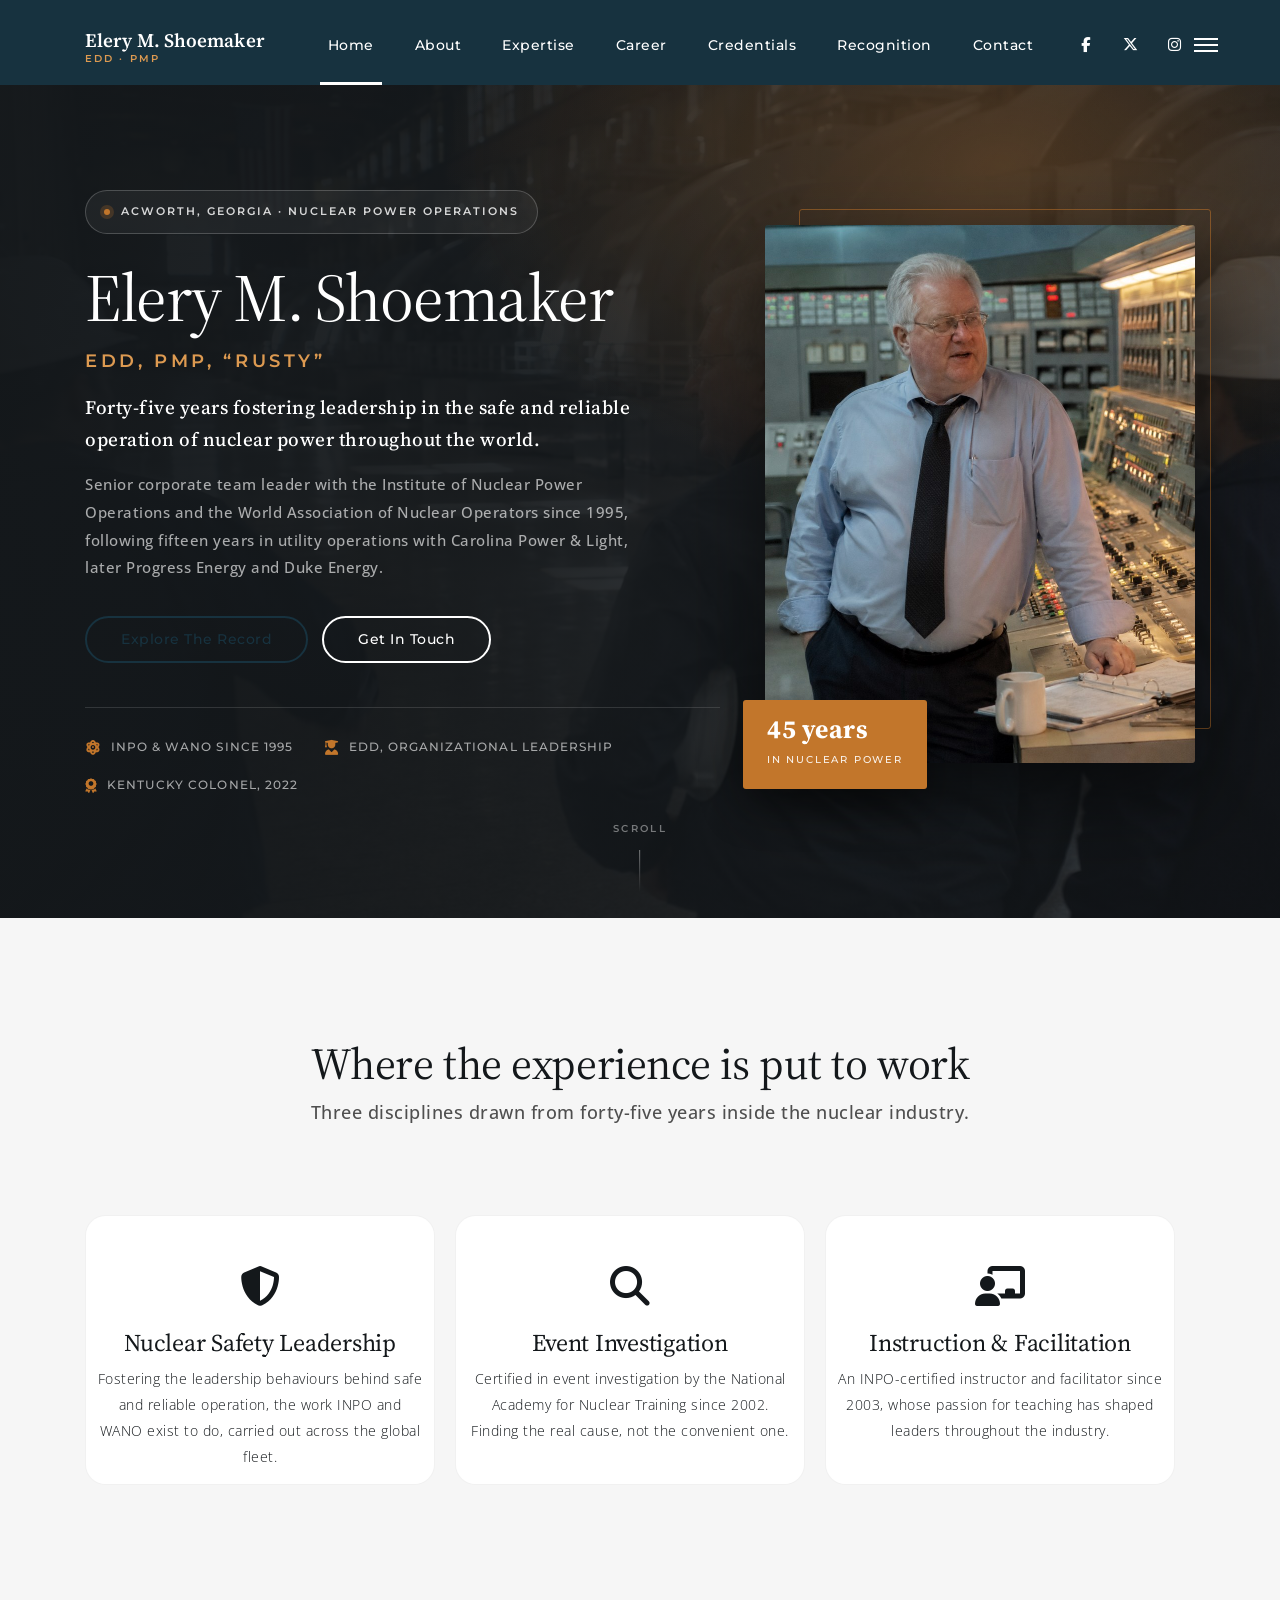
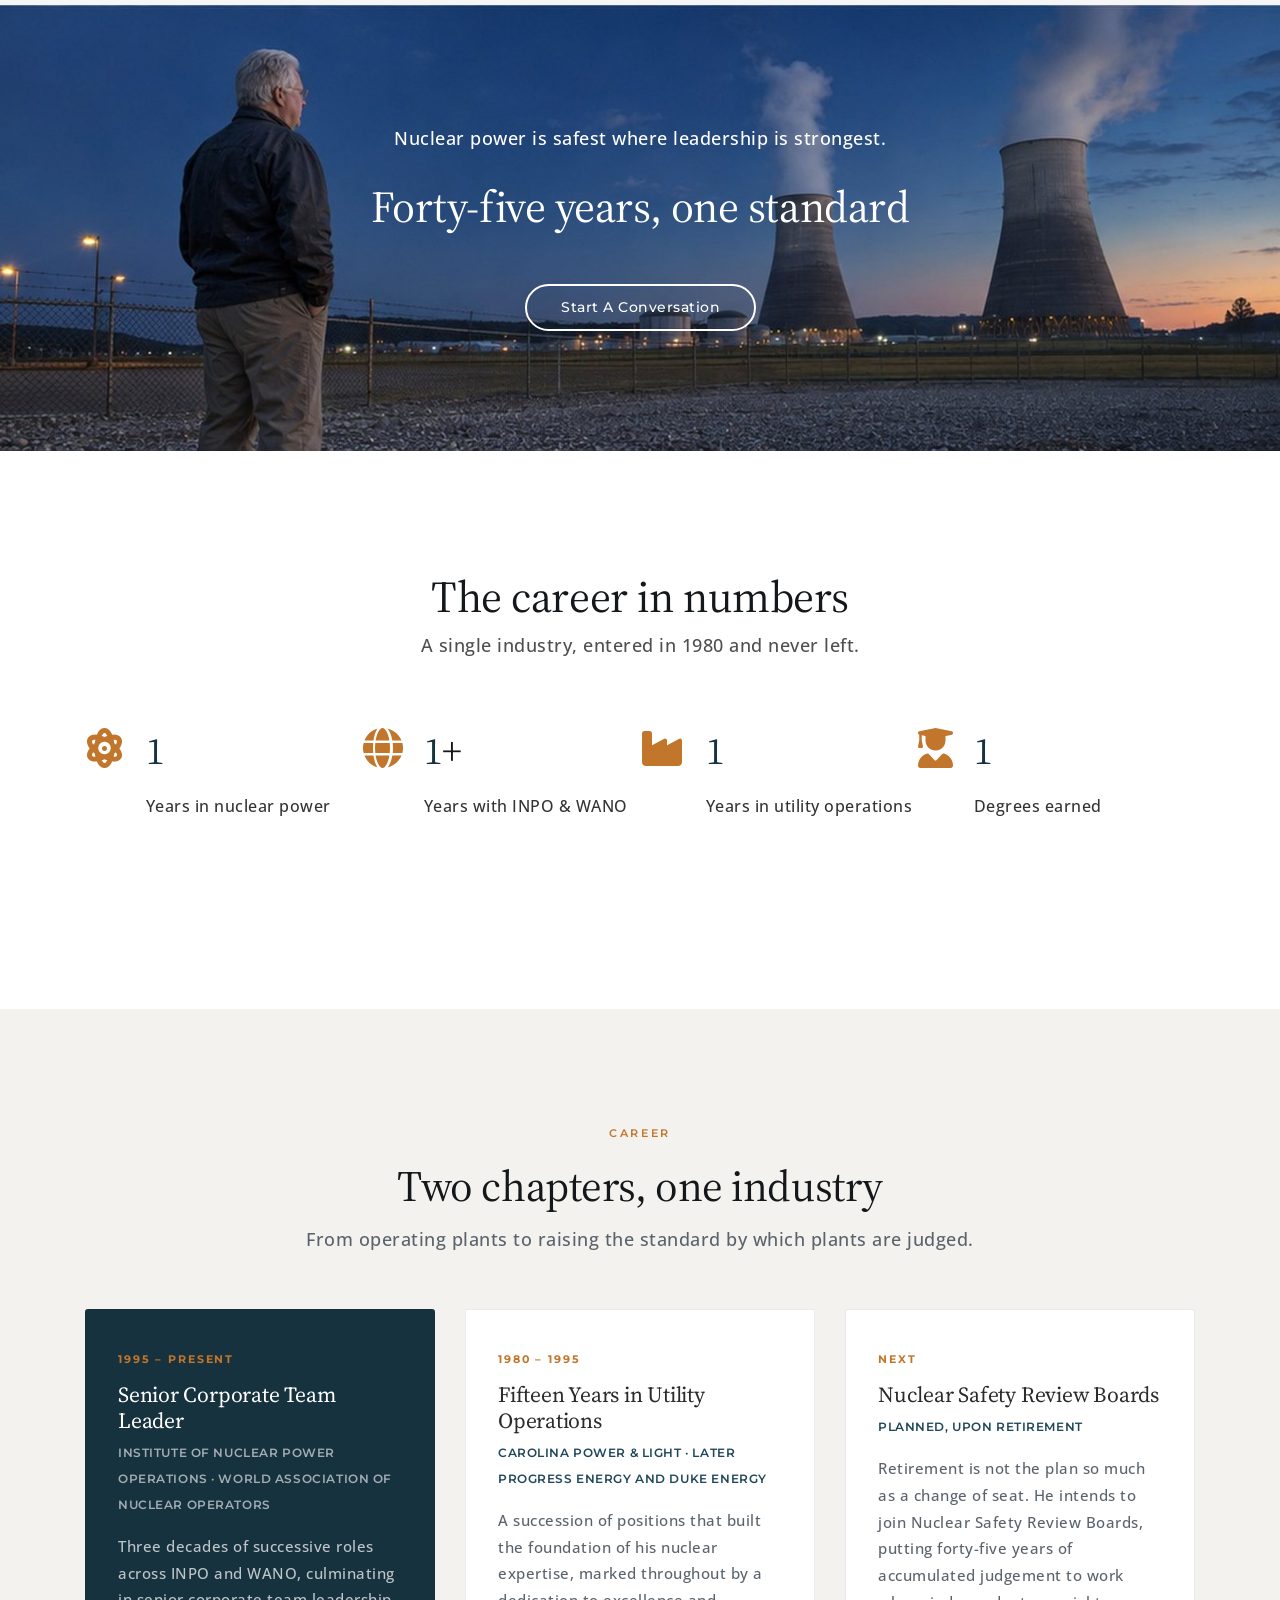
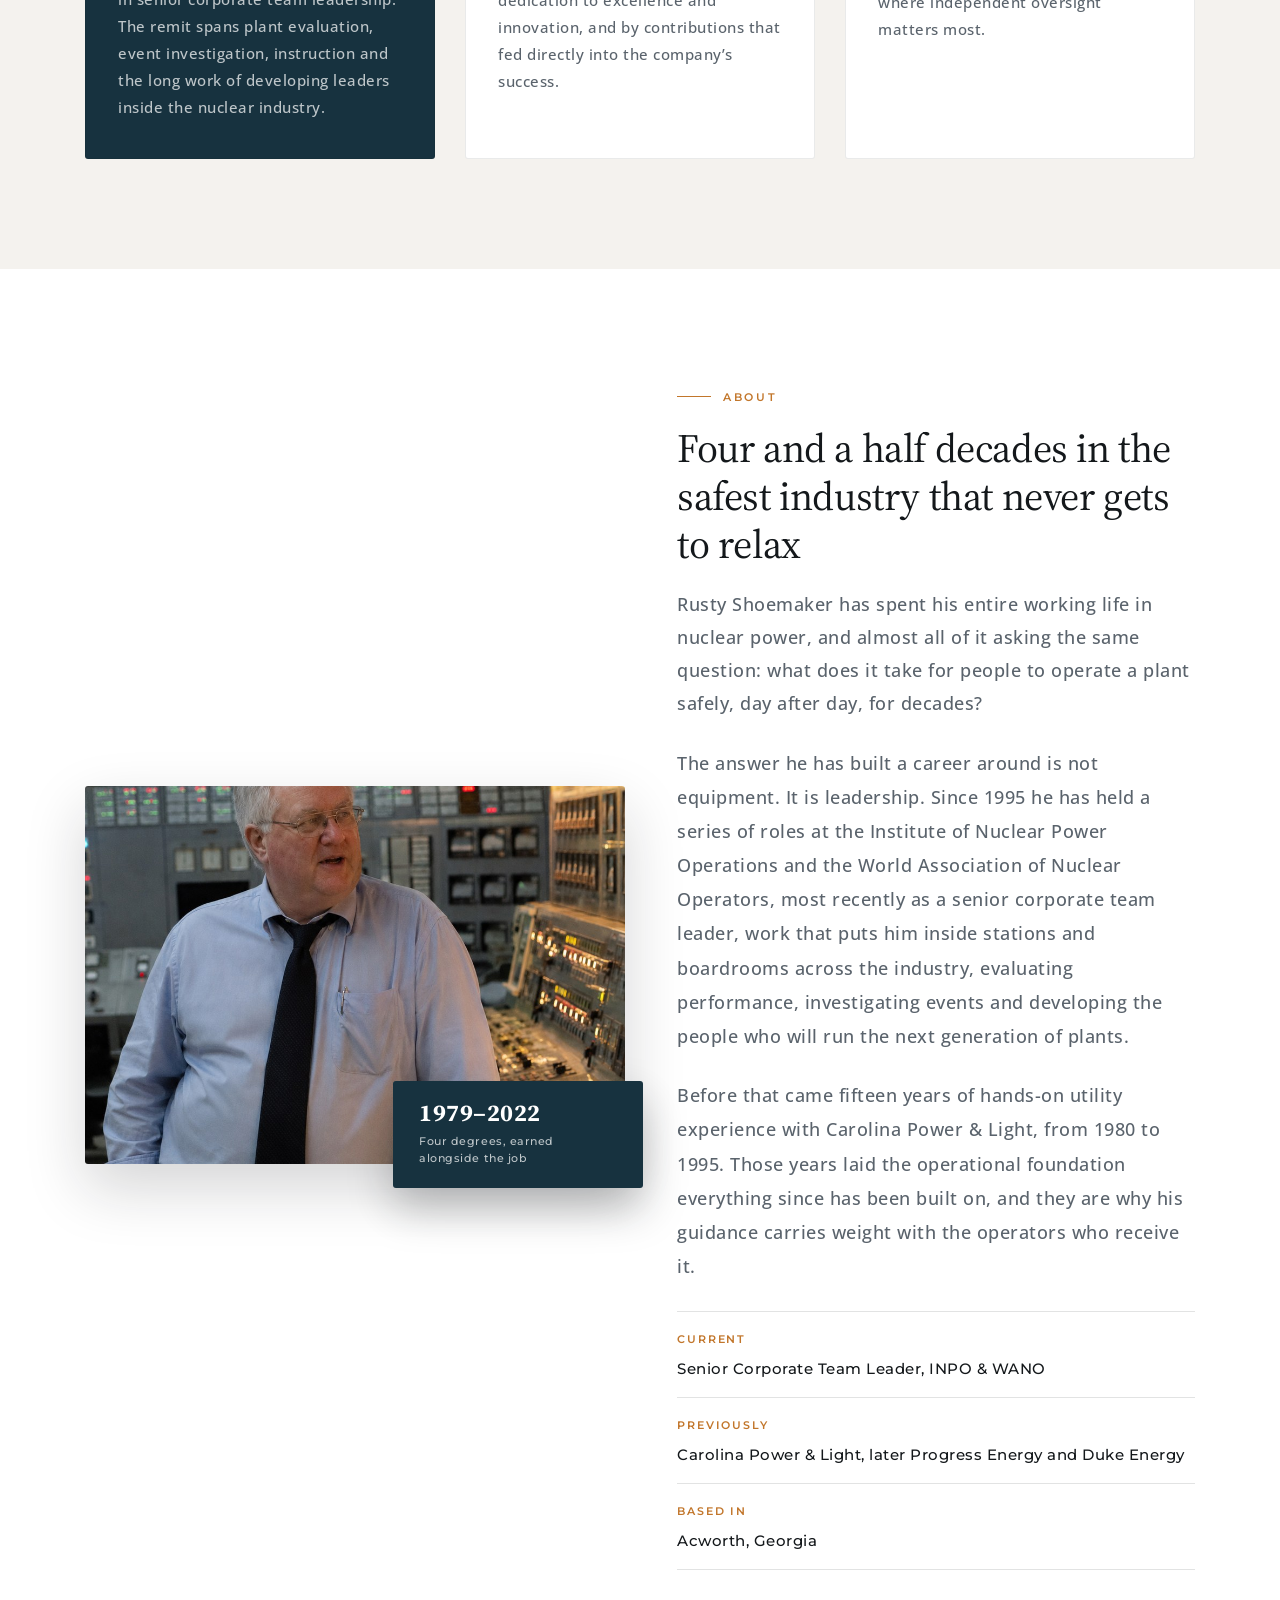
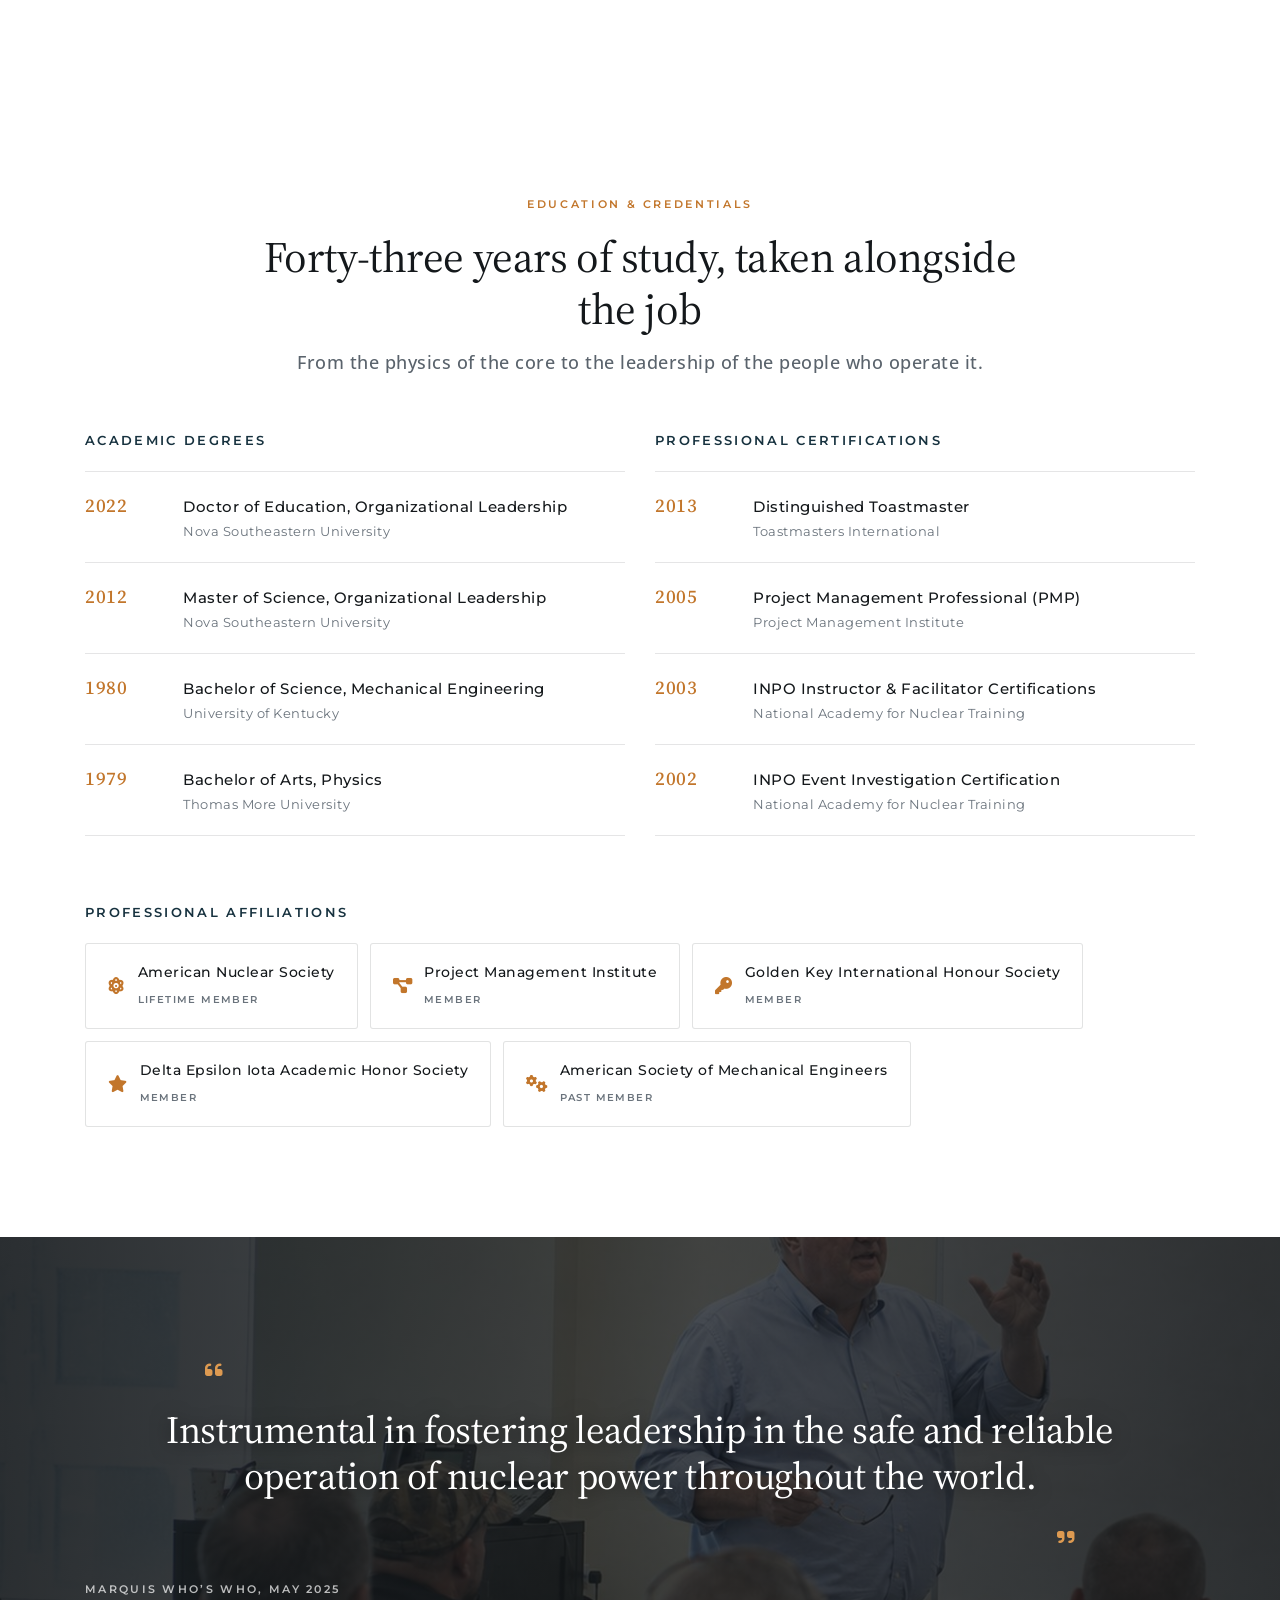
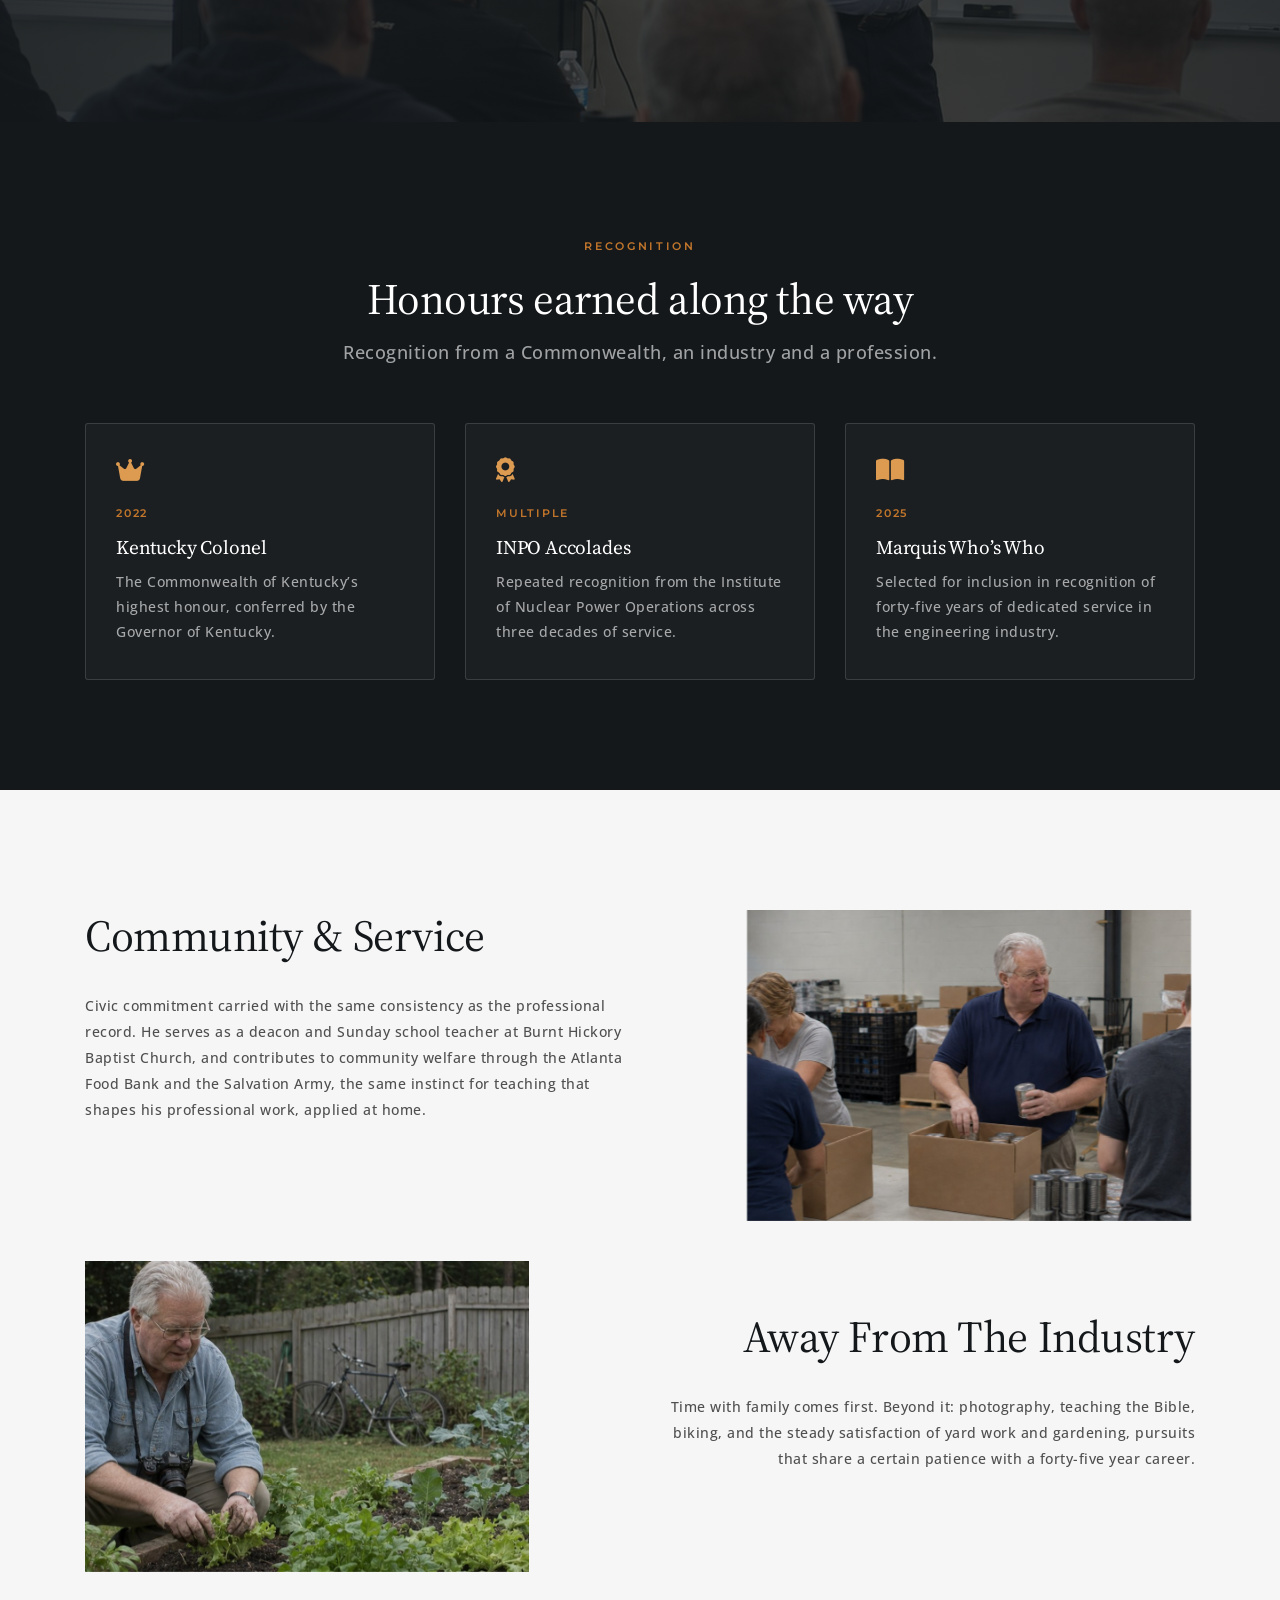
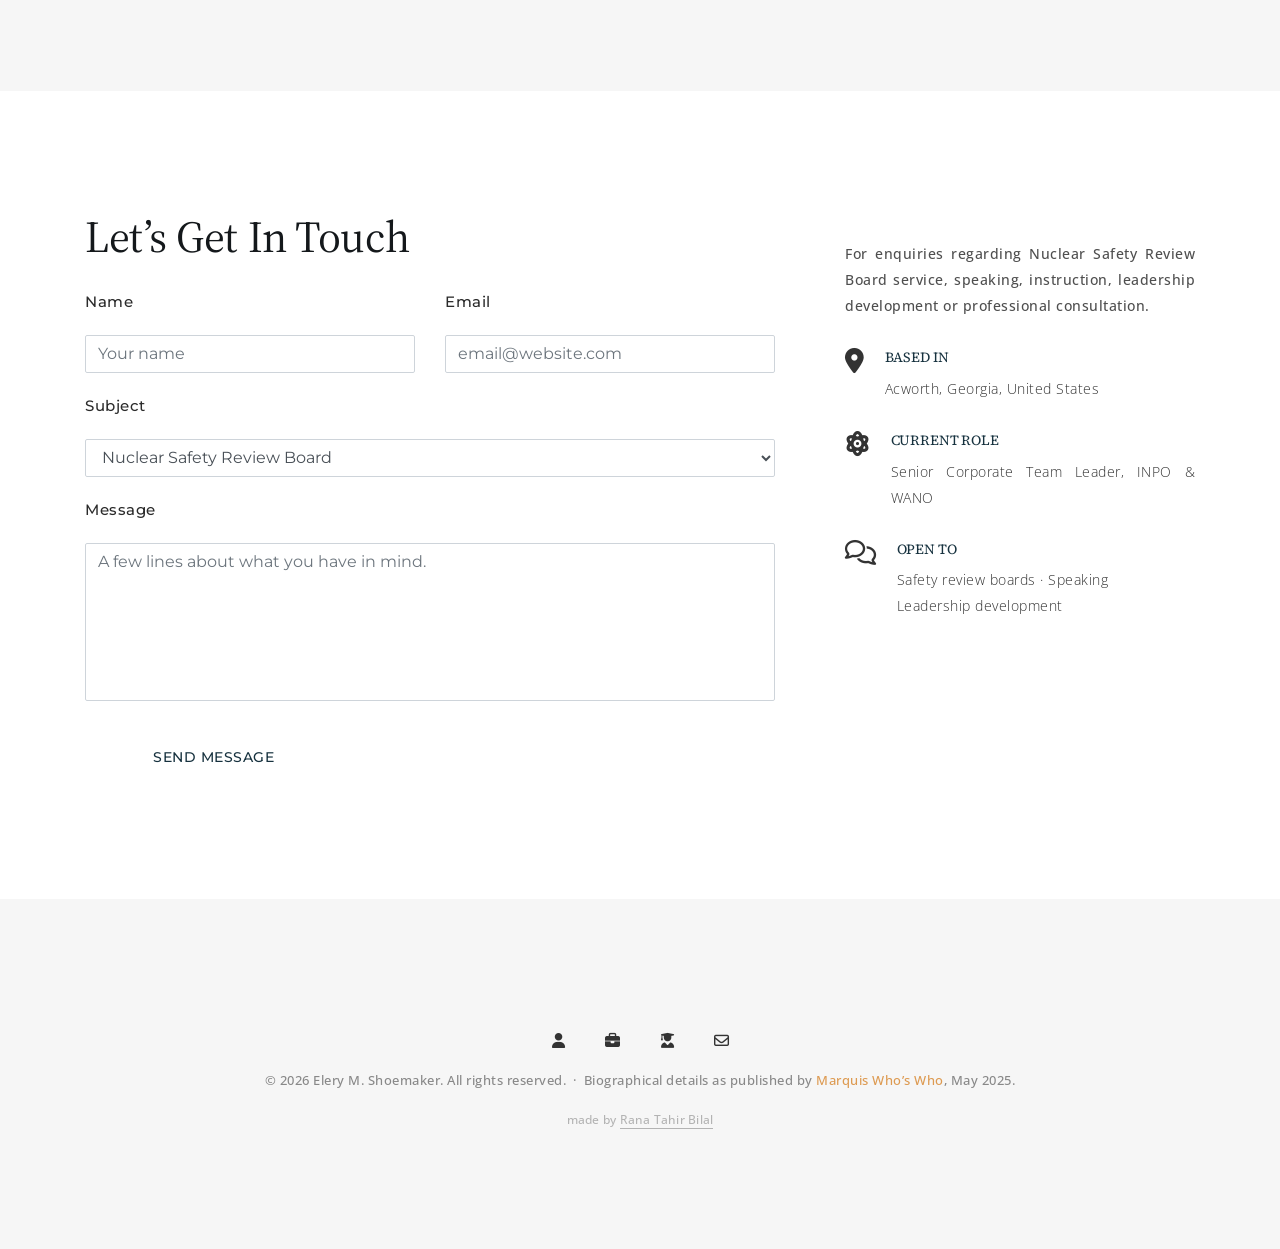
<file: index.html>
<!DOCTYPE html>
<html lang="en">
   <head>
   <meta charset="utf-8">
   <meta name="viewport" content="width=device-width, initial-scale=1, shrink-to-fit=no">
   <meta name="description" content="Elery M. &quot;Rusty&quot; Shoemaker, EdD, PMP, forty-five years in nuclear power. Senior corporate team leader with INPO and WANO, and a fifteen-year veteran of Carolina Power &amp; Light, Progress Energy and Duke Energy.">
   <meta name="author" content="Elery M. Shoemaker">
   <meta name="robots" content="index, follow">
   <title>Elery M. &quot;Rusty&quot; Shoemaker, EdD, PMP | Nuclear Power Leadership</title>
   <link rel="canonical" href="https://ranatahirbilal.github.io/elery-shoemaker/">
   <meta property="og:type" content="profile">
   <meta property="og:title" content="Elery M. &quot;Rusty&quot; Shoemaker, EdD, PMP">
   <meta property="og:description" content="Forty-five years fostering leadership in the safe and reliable operation of nuclear power worldwide.">
   <meta property="og:url" content="https://ranatahirbilal.github.io/elery-shoemaker/">
   <meta property="og:image" content="https://ranatahirbilal.github.io/elery-shoemaker/classic-business/img/share.png">
   <meta name="twitter:card" content="summary_large_image">
   <meta name="twitter:image" content="https://ranatahirbilal.github.io/elery-shoemaker/classic-business/img/share.png">
   <meta name="theme-color" content="#14181b">
   <link rel="icon" type="image/svg+xml" href="classic-business/img/favicon.svg">
   <link rel="icon" href="classic-business/img/favicon.png">
   <link rel="preconnect" href="https://fonts.googleapis.com">
   <link rel="preconnect" href="https://fonts.gstatic.com" crossorigin>
   <link href="https://fonts.googleapis.com/css2?family=Source+Serif+4:ital,opsz,wght@0,8..60,300;0,8..60,400;0,8..60,600;1,8..60,400&display=swap" rel="stylesheet">
   <link rel="stylesheet" href="vendor/css/bundle.min.css">
   <link rel="stylesheet" href="vendor/css/jquery.fancybox.min.css">
   <link rel="stylesheet" href="vendor/css/owl.carousel.min.css">
   <link rel="stylesheet" href="vendor/css/swiper.min.css">
   <link rel="stylesheet" href="vendor/css/wow.css">
   <link rel="stylesheet" href="vendor/css/LineIcons.min.css">
   <link rel="stylesheet" href="classic-business/css/style.css">
   <link rel="stylesheet" href="classic-business/css/custom.css">
   <link rel="stylesheet" href="classic-business/css/es-custom.css">
   <script type="application/ld+json">
   {"@context":"https://schema.org","@type":"Person","name":"Elery M. Shoemaker","alternateName":"Rusty Shoemaker","honorificSuffix":"EdD, PMP","jobTitle":"Senior Corporate Team Leader","url":"https://ranatahirbilal.github.io/elery-shoemaker/","address":{"@type":"PostalAddress","addressLocality":"Acworth","addressRegion":"GA","addressCountry":"US"},"worksFor":[{"@type":"Organization","name":"Institute of Nuclear Power Operations"},{"@type":"Organization","name":"World Association of Nuclear Operators"}],"alumniOf":[{"@type":"CollegeOrUniversity","name":"Thomas More University"},{"@type":"CollegeOrUniversity","name":"University of Kentucky"},{"@type":"CollegeOrUniversity","name":"Nova Southeastern University"}],"knowsAbout":["Nuclear Safety","Nuclear Power Operations","Leadership Development","Project Management","Event Investigation"]}
   </script>
   </head>

<body data-spy="scroll" data-target=".navbar" data-offset="50">

<!-- Start Loader -->
<div class="pre-loader">
   <div class="loader">
      <div></div>
      <div></div>
      <div></div>
   </div>
</div>
<!-- End Loader -->

<!-- Start Header -->
<header class="navigation-bar">
   <nav class="navbar navbar-expand-md navbar-light bg-light fixed-top navbar-fixed-top">
      <div class="container">
         <a class="navbar-brand" href="#">
            <span class="es-wordmark"><b>Elery M. Shoemaker</b><small>EdD &middot; PMP</small></span>
         </a>
         <div class="collapse navbar-collapse" id="navbarSupportedContent">
                        <ul class="navbar-nav ml-auto">
               <li class="nav-item active"><a class="nav-link" href="#home">Home</a></li>
               <li class="nav-item"><a class="nav-link" href="#about">About</a></li>
               <li class="nav-item"><a class="nav-link" href="#services">Expertise</a></li>
               <li class="nav-item"><a class="nav-link" href="#team">Career</a></li>
               <li class="nav-item"><a class="nav-link" href="#work">Credentials</a></li>
               <li class="nav-item"><a class="nav-link" href="#blog">Recognition</a></li>
               <li class="nav-item"><a class="nav-link" href="#contact">Contact</a></li>
            </ul>
         </div>
         <div class="social-icons">
            <ul>
               <li><a class="facebook-hovr" href="javascript:void(0);"><i class="fab fa-facebook-f"></i></a></li>
               <li><a class="twitter-hovr" href="javascript:void(0);"><i class="fab fa-x-twitter"></i></a></li>
               <li><a class="instagram-hovr" href="javascript:void(0);"><i class="fab fab fa-instagram"></i></a></li>
            </ul>
         </div>
      </div>
      <!-- Side Menu Button -->
      <a href="javascript:void(0)" class="sidemenu_btn link" id="sidemenu_toggle">
         <span></span>
         <span></span>
         <span></span>
      </a>
   </nav>

   <!-- Side Menu -->
   <div class="side-menu hidden">
      <div class="inner-wrapper">
         <div class="image">
            <span class="es-side-mono">ES</span>
         </div>
         <span class="btn-close" id="btn_sideNavClose"><i></i><i></i></span>
         <nav class="side-nav w-100">
                        <ul class="navbar-nav">
               <li class="nav-item"><a class="nav-link scroll" href="#home">Home</a></li>
               <li class="nav-item"><a class="nav-link scroll" href="#about">About</a></li>
               <li class="nav-item"><a class="nav-link scroll" href="#services">Expertise</a></li>
               <li class="nav-item"><a class="nav-link scroll" href="#team">Career</a></li>
               <li class="nav-item"><a class="nav-link scroll" href="#work">Credentials</a></li>
               <li class="nav-item"><a class="nav-link scroll" href="#blog">Recognition</a></li>
               <li class="nav-item"><a class="nav-link scroll" href="#contact">Contact</a></li>
            </ul>
         </nav>
         <div class="side-menu-footer">
            <div class="banner-icons">
               <ul>
                  <li><a href="javascript:void(0);" class="hover"><i class="fab fa-facebook-f"></i></a></li>
                  <li><a href="javascript:void(0);" class="hover"><i class="fab fa-x-twitter"></i></a></li>
                  <li><a href="javascript:void(0);" class="hover"><i class="fab fa-linkedin-in"></i></a></li>
                  <li><a href="javascript:void(0);" class="hover"><i class="fab fa-instagram"></i></a></li>
               </ul>
            </div>
            <p class="copywrite text-left">&copy; 2026 Elery M. Shoemaker.</p>
         </div>
      </div>
   </div>
   <a id="close_side_menu" href="javascript:void(0);"></a>
</header>
<!-- End Header -->

<!-- Start Slider -->
<section class="es-hero" id="home">
   <div class="es-hero-bg" aria-hidden="true"></div>
   <div class="es-hero-veil" aria-hidden="true"></div>
   <div class="container">
      <div class="row align-items-center">
         <div class="col-lg-7 col-md-12">
            <div class="es-hero-copy">
               <span class="es-kicker"><i></i>Acworth, Georgia &middot; Nuclear Power Operations</span>
               <h1>Elery M. Shoemaker<span>EdD, PMP, &ldquo;Rusty&rdquo;</span></h1>
               <p class="es-hero-lead">Forty-five years fostering leadership in the safe and reliable
                  operation of nuclear power throughout the world.</p>
               <p class="es-hero-sub">Senior corporate team leader with the Institute of Nuclear Power
                  Operations and the World Association of Nuclear Operators since 1995, following fifteen
                  years in utility operations with Carolina Power &amp; Light, later Progress Energy and
                  Duke Energy.</p>
               <div class="es-hero-cta">
                  <a class="btn button btn-rounded btn-light-blue btn-hvr-light-blue" href="#about">Explore the record
                     <div class="btn-hvr-setting"><ul class="btn-hvr-setting-inner"><li class="btn-hvr-effect"></li><li class="btn-hvr-effect"></li><li class="btn-hvr-effect"></li><li class="btn-hvr-effect"></li></ul></div>
                  </a>
                  <a class="btn button btn-rounded trans-btn btn-hvr-white" href="#contact">Get in touch
                     <div class="btn-hvr-setting"><ul class="btn-hvr-setting-inner"><li class="btn-hvr-effect"></li><li class="btn-hvr-effect"></li><li class="btn-hvr-effect"></li><li class="btn-hvr-effect"></li></ul></div>
                  </a>
               </div>
               <ul class="es-hero-meta">
                  <li><i class="fas fa-atom"></i>INPO &amp; WANO since 1995</li>
                  <li><i class="fas fa-user-graduate"></i>EdD, Organizational Leadership</li>
                  <li><i class="fas fa-award"></i>Kentucky Colonel, 2022</li>
               </ul>
            </div>
         </div>
         <div class="col-lg-5 col-md-12">
            <div class="es-portrait">
               <img src="classic-business/img/portrait.jpg" alt="Elery M. &quot;Rusty&quot; Shoemaker, EdD, PMP">
               <div class="es-portrait-tag"><b>45 years</b><span>in nuclear power</span></div>
            </div>
         </div>
      </div>
   </div>
   <a class="es-scroll" href="#about"><span>Scroll</span><i></i></a>
</section>
<!-- End Slider -->

<!-- Start Services -->
<section class="services-section" id="services">
   <div class="container">
      <h2 class="wow fadeInDown" data-wow-delay="300ms">Where the experience is put to work</h2>
      <p class="wow fadeInDown" data-wow-delay="300ms">Three disciplines drawn from forty-five years inside the nuclear industry.</p>
      <div class="row no-gutters">
         <div class="col-lg-4 col-md-4 col-sm-12 flip-boxes wow fadeInUp" data-wow-delay="300ms">
            <div class="flip-box"><div class="flip-box-inner">
               <div class="flip-box-front"><i class="fas fa-shield-alt"></i><h5>Nuclear Safety Leadership</h5><p>Fostering the leadership behaviours behind safe and reliable operation, the work INPO and WANO exist to do, carried out across the global fleet.</p></div>
               <div class="flip-box-back"><i class="fas fa-shield-alt"></i><h5>Nuclear Safety Leadership</h5><p>Fostering the leadership behaviours behind safe and reliable operation, the work INPO and WANO exist to do, carried out across the global fleet.</p></div>
            </div></div>
         </div>
         <div class="col-lg-4 col-md-4 col-sm-12 flip-boxes wow fadeInUp" data-wow-delay="300ms">
            <div class="flip-box"><div class="flip-box-inner">
               <div class="flip-box-front"><i class="fas fa-search"></i><h5>Event Investigation</h5><p>Certified in event investigation by the National Academy for Nuclear Training since 2002. Finding the real cause, not the convenient one.</p></div>
               <div class="flip-box-back"><i class="fas fa-search"></i><h5>Event Investigation</h5><p>Certified in event investigation by the National Academy for Nuclear Training since 2002. Finding the real cause, not the convenient one.</p></div>
            </div></div>
         </div>
         <div class="col-lg-4 col-md-4 col-sm-12 flip-boxes wow fadeInUp" data-wow-delay="300ms">
            <div class="flip-box"><div class="flip-box-inner">
               <div class="flip-box-front"><i class="fas fa-chalkboard-teacher"></i><h5>Instruction &amp; Facilitation</h5><p>An INPO-certified instructor and facilitator since 2003, whose passion for teaching has shaped leaders throughout the industry.</p></div>
               <div class="flip-box-back"><i class="fas fa-chalkboard-teacher"></i><h5>Instruction &amp; Facilitation</h5><p>An INPO-certified instructor and facilitator since 2003, whose passion for teaching has shaped leaders throughout the industry.</p></div>
            </div></div>
         </div>
      </div>
   </div>
</section>
<!-- End Services -->

<!-- Start Learn More -->
<section class="learn-more-section">
   <div class="container">
      <div class="text-area wow fadeInDown" data-wow-delay="300ms">
         <p>Nuclear power is safest where leadership is strongest.</p>
         <h2>Forty-five years, one standard</h2>
         <a class="btn button btn-rounded trans-btn btn-hvr-white wow fadeInUp" data-wow-delay="300ms" href="#contact">
            Start a conversation
            <div class="btn-hvr-setting"><ul class="btn-hvr-setting-inner"><li class="btn-hvr-effect"></li><li class="btn-hvr-effect"></li><li class="btn-hvr-effect"></li><li class="btn-hvr-effect"></li></ul></div>
         </a>
      </div>
   </div>
</section>
<!-- End Learn More -->

<!-- Start Counters -->
<section class="counter-section">
   <div class="container">
      <h2 class="wow fadeInDown" data-wow-delay="300ms">The career in numbers</h2>
      <p class="wow fadeInDown" data-wow-delay="300ms">A single industry, entered in 1980 and never left.</p>
      <div class="row no-gutters">
         <div class="col-lg-3 col-md-6 col-sm-12 col-xs-12 wow fadeInUp" data-wow-delay="300ms">
            <div class="counter"><div class="media"><i class="fas fa-atom"></i>
               <div class="media-body"><h3><span class="count">45</span></h3><p>Years in nuclear power</p></div>
            </div></div>
         </div>
         <div class="col-lg-3 col-md-6 col-sm-12 col-xs-12 wow fadeInUp" data-wow-delay="400ms">
            <div class="counter"><div class="media"><i class="fas fa-globe"></i>
               <div class="media-body"><h3><span class="count">30</span>+</h3><p>Years with INPO &amp; WANO</p></div>
            </div></div>
         </div>
         <div class="col-lg-3 col-md-6 col-sm-12 col-xs-12 wow fadeInUp" data-wow-delay="500ms">
            <div class="counter"><div class="media"><i class="fas fa-industry"></i>
               <div class="media-body"><h3><span class="count">15</span></h3><p>Years in utility operations</p></div>
            </div></div>
         </div>
         <div class="col-lg-3 col-md-6 col-sm-12 col-xs-12 wow fadeInUp" data-wow-delay="600ms">
            <div class="counter"><div class="media"><i class="fas fa-user-graduate"></i>
               <div class="media-body"><h3><span class="count">4</span></h3><p>Degrees earned</p></div>
            </div></div>
         </div>
      </div>
   </div>
</section>
<!-- End Counters -->

<!-- Start Team -->
<section class="es-career" id="team">
   <div class="container">
      <div class="es-head wow fadeInDown" data-wow-delay="300ms">
         <span class="es-eyebrow">Career</span>
         <h2>Two chapters, one industry</h2>
         <p>From operating plants to raising the standard by which plants are judged.</p>
      </div>
      <div class="row">
         <div class="col-lg-4 col-md-12 wow fadeInUp" data-wow-delay="300ms">
            <article class="es-era is-now">
               <span class="es-era-when">1995 &ndash; Present</span>
               <h3>Senior Corporate Team Leader</h3>
               <span class="es-era-where">Institute of Nuclear Power Operations &middot; World Association of Nuclear Operators</span>
               <p>Three decades of successive roles across INPO and WANO, culminating in senior corporate team leadership. The remit spans plant evaluation, event investigation, instruction and the long work of developing leaders inside the nuclear industry.</p>
            </article>
         </div>
         <div class="col-lg-4 col-md-12 wow fadeInUp" data-wow-delay="400ms">
            <article class="es-era ">
               <span class="es-era-when">1980 &ndash; 1995</span>
               <h3>Fifteen Years in Utility Operations</h3>
               <span class="es-era-where">Carolina Power &amp; Light &middot; later Progress Energy and Duke Energy</span>
               <p>A succession of positions that built the foundation of his nuclear expertise, marked throughout by a dedication to excellence and innovation, and by contributions that fed directly into the company&rsquo;s success.</p>
            </article>
         </div>
         <div class="col-lg-4 col-md-12 wow fadeInUp" data-wow-delay="500ms">
            <article class="es-era ">
               <span class="es-era-when">Next</span>
               <h3>Nuclear Safety Review Boards</h3>
               <span class="es-era-where">Planned, upon retirement</span>
               <p>Retirement is not the plan so much as a change of seat. He intends to join Nuclear Safety Review Boards, putting forty-five years of accumulated judgement to work where independent oversight matters most.</p>
            </article>
         </div>
      </div>
   </div>
</section>
<!-- End Team -->

<!-- Start Story -->
<section class="es-about" id="about">
   <div class="container">
      <div class="row align-items-center">
         <div class="col-lg-6 col-md-12 wow fadeInLeft" data-wow-delay="200ms">
            <div class="es-about-figure">
               <img src="classic-business/img/scene-1.jpg" alt="Nuclear plant control room">
               <div class="es-about-badge"><b>1979&ndash;2022</b><span>Four degrees, earned alongside the job</span></div>
            </div>
         </div>
         <div class="col-lg-6 col-md-12 wow fadeInRight" data-wow-delay="300ms">
            <div class="es-block">
               <span class="es-eyebrow">About</span>
               <h2>Four and a half decades in the safest industry that never gets to relax</h2>
               <p class="es-lead">Rusty Shoemaker has spent his entire working life in nuclear power, and
                  almost all of it asking the same question: what does it take for people to operate a
                  plant safely, day after day, for decades?</p>
               <p>The answer he has built a career around is not equipment. It is leadership. Since 1995 he
                  has held a series of roles at the Institute of Nuclear Power Operations and the World
                  Association of Nuclear Operators, most recently as a senior corporate team leader, work that puts him inside stations and boardrooms across the industry, evaluating
                  performance, investigating events and developing the people who will run the next
                  generation of plants.</p>
               <p>Before that came fifteen years of hands-on utility experience with Carolina Power &amp;
                  Light, from 1980 to 1995. Those years laid the operational foundation everything since
                  has been built on, and they are why his guidance carries weight with the operators who
                  receive it.</p>
               <ul class="es-facts">
                  <li><b>Current</b>Senior Corporate Team Leader, INPO &amp; WANO</li>
                  <li><b>Previously</b>Carolina Power &amp; Light, later Progress Energy and Duke Energy</li>
                  <li><b>Based in</b>Acworth, Georgia</li>
               </ul>
            </div>
         </div>
      </div>
   </div>
</section>
<!-- End Story -->

<!-- Start Portfolio -->
<section class="es-creds" id="work">
   <div class="container">
      <div class="es-head wow fadeInDown" data-wow-delay="300ms">
         <span class="es-eyebrow">Education &amp; Credentials</span>
         <h2>Forty-three years of study, taken alongside the job</h2>
         <p>From the physics of the core to the leadership of the people who operate it.</p>
      </div>
      <div class="row">
         <div class="col-lg-6 col-md-12 wow fadeInLeft" data-wow-delay="300ms">
            <h4 class="es-sub">Academic Degrees</h4>
            <ul class="es-creds-list"><li><span class="yr">2022</span><span class="what">Doctor of Education, Organizational Leadership<small>Nova Southeastern University</small></span></li><li><span class="yr">2012</span><span class="what">Master of Science, Organizational Leadership<small>Nova Southeastern University</small></span></li><li><span class="yr">1980</span><span class="what">Bachelor of Science, Mechanical Engineering<small>University of Kentucky</small></span></li><li><span class="yr">1979</span><span class="what">Bachelor of Arts, Physics<small>Thomas More University</small></span></li></ul>
         </div>
         <div class="col-lg-6 col-md-12 wow fadeInRight" data-wow-delay="400ms">
            <h4 class="es-sub">Professional Certifications</h4>
            <ul class="es-creds-list"><li><span class="yr">2013</span><span class="what">Distinguished Toastmaster<small>Toastmasters International</small></span></li><li><span class="yr">2005</span><span class="what">Project Management Professional (PMP)<small>Project Management Institute</small></span></li><li><span class="yr">2003</span><span class="what">INPO Instructor &amp; Facilitator Certifications<small>National Academy for Nuclear Training</small></span></li><li><span class="yr">2002</span><span class="what">INPO Event Investigation Certification<small>National Academy for Nuclear Training</small></span></li></ul>
         </div>
      </div>
      <div class="es-affil wow fadeInUp" data-wow-delay="300ms">
         <h4 class="es-sub">Professional Affiliations</h4>
         <ul>
            <li><i class="fas fa-atom"></i><span>American Nuclear Society<small>Lifetime member</small></span></li>
            <li><i class="fas fa-project-diagram"></i><span>Project Management Institute<small>Member</small></span></li>
            <li><i class="fas fa-key"></i><span>Golden Key International Honour Society<small>Member</small></span></li>
            <li><i class="fas fa-star"></i><span>Delta Epsilon Iota Academic Honor Society<small>Member</small></span></li>
            <li><i class="fas fa-cogs"></i><span>American Society of Mechanical Engineers<small>Past member</small></span></li>
         </ul>
      </div>
   </div>
</section>
<!-- End Portfolio -->

<!-- Start Quote -->
<section class="quote-section">
   <div class="container">
      <div class="text-section wow zoomIn" data-wow-delay="300ms">
         <div class="left-quote"><i class="fas fa-quote-left"></i></div>
         <h3>Instrumental in fostering leadership in the safe and reliable<br>operation of nuclear power throughout the world.</h3>
         <div class="right-quote"><i class="fas fa-quote-right"></i></div>
         <span class="es-cite">Marquis Who&rsquo;s Who, May 2025</span>
      </div>
   </div>
</section>
<!-- End Quote -->

<!-- Start Pricing -->
<section class="es-honours">
   <div class="container">
      <div class="es-head wow fadeInDown" data-wow-delay="300ms">
         <span class="es-eyebrow">Recognition</span>
         <h2>Honours earned along the way</h2>
         <p>Recognition from a Commonwealth, an industry and a profession.</p>
      </div>
      <div class="row">
         <div class="col-lg-4 col-md-6 col-sm-12 wow fadeInUp" data-wow-delay="300ms">
            <article class="es-hon"><i class="fas fa-crown"></i><span>2022</span><h3>Kentucky Colonel</h3><p>The Commonwealth of Kentucky&rsquo;s highest honour, conferred by the Governor of Kentucky.</p></article>
         </div>
         <div class="col-lg-4 col-md-6 col-sm-12 wow fadeInUp" data-wow-delay="400ms">
            <article class="es-hon"><i class="fas fa-award"></i><span>Multiple</span><h3>INPO Accolades</h3><p>Repeated recognition from the Institute of Nuclear Power Operations across three decades of service.</p></article>
         </div>
         <div class="col-lg-4 col-md-6 col-sm-12 wow fadeInUp" data-wow-delay="500ms">
            <article class="es-hon"><i class="fas fa-book-open"></i><span>2025</span><h3>Marquis Who&rsquo;s Who</h3><p>Selected for inclusion in recognition of forty-five years of dedicated service in the engineering industry.</p></article>
         </div>
      </div>
   </div>
</section>
<!-- End Pricing -->

<!-- Start Blog -->
<section class="blog-section" id="blog">
   <div class="container">
      <div class="row no-gutters">
         <div class="col-lg-6 col-md-12 col-sm-12 col-xs-12 left-text wow fadeInLeftBig" data-wow-delay="300ms">
            <h2>Community &amp; Service</h2>
            <p>Civic commitment carried with the same consistency as the professional record. He serves as
               a deacon and Sunday school teacher at Burnt Hickory Baptist Church, and contributes to
               community welfare through the Atlanta Food Bank and the Salvation Army, the same
               instinct for teaching that shapes his professional work, applied at home.</p>
         </div>
         <div class="col-lg-6 col-md-12 col-sm-12 col-xs-12 wow fadeInRightBig" data-wow-delay="300ms">
            <img src="classic-business/img/scene-2.jpg" alt="Community service">
         </div>
         <div class="col-lg-6 col-md-12 col-sm-12 col-xs-12 right-text order-2 order-lg-1 wow fadeInLeftBig" data-wow-delay="300ms">
            <img src="classic-business/img/scene-3.jpg" alt="Away from the industry">
         </div>
         <div class="col-lg-6 col-md-12 col-sm-12 col-xs-12 right-text order-1 order-lg-2 wow fadeInRightBig" data-wow-delay="300ms">
            <h2>Away From The Industry</h2>
            <p>Time with family comes first. Beyond it: photography, teaching the Bible, biking, and the
               steady satisfaction of yard work and gardening, pursuits that share a certain
               patience with a forty-five year career.</p>
         </div>
      </div>
   </div>
</section>
<!-- End Blog -->

<!-- Start Contact -->
<section class="contact-section" id="contact">
   <div class="container">
      <div class="row">
         <div class="col-lg-8 col-md-12 col-sm-12 wow fadeInLeft" data-wow-delay="300ms">
            <h2>Let&rsquo;s Get In Touch</h2>
            <form class="contact-form" action="https://formsubmit.co/shoemakeren@inpo.org" method="POST">
               <input type="hidden" name="_subject" value="New enquiry from elery-shoemaker site">
               <input type="hidden" name="_captcha" value="false">
               <input type="hidden" name="_template" value="table">
               <input type="hidden" name="_next" value="https://ranatahirbilal.github.io/elery-shoemaker/thanks.html">
               <input type="text" name="_honey" style="display:none" tabindex="-1" autocomplete="off">
               <div class="row">
                  <div class="col-lg-6 col-md-6 col-sm-6">
                     <div class="form-group"><label for="cf-name">Name</label>
                     <input id="cf-name" class="form-control" type="text" placeholder="Your name" required name="Name"></div>
                  </div>
                  <div class="col-lg-6 col-md-6 col-sm-6">
                     <div class="form-group"><label for="cf-email">Email</label>
                     <input id="cf-email" class="form-control" type="email" placeholder="email@website.com" required name="Email"></div>
                  </div>
                  <div class="col-lg-12">
                     <div class="form-group"><label for="cf-sub">Subject</label>
                     <select id="cf-sub" class="form-control" name="Subject">
                        <option>Nuclear Safety Review Board</option>
                        <option>Speaking engagement</option>
                        <option>Instruction or facilitation</option>
                        <option>Leadership development</option>
                        <option>General enquiry</option>
                     </select></div>
                  </div>
                  <div class="col-lg-12">
                     <div class="form-group"><label for="cf-msg">Message</label>
                     <textarea id="cf-msg" class="form-control" placeholder="A few lines about what you have in mind." name="Message" rows="6" required></textarea></div>
                  </div>
                  <div class="col-lg-12">
                     <button type="submit" class="btn button btn-rounded btn-light-blue btn-hvr-light-blue es-submit">SEND MESSAGE
                        <div class="btn-hvr-setting"><ul class="btn-hvr-setting-inner"><li class="btn-hvr-effect"></li><li class="btn-hvr-effect"></li><li class="btn-hvr-effect"></li><li class="btn-hvr-effect"></li></ul></div>
                     </button>
                  </div>
               </div>
            </form>
         </div>
         <div class="col-lg-4 col-md-12 col-sm-12 wow fadeInRight" data-wow-delay="300ms">
            <p>For enquiries regarding Nuclear Safety Review Board service, speaking, instruction,
               leadership development or professional consultation.</p>
            <div class="media"><i class="fas fa-map-marker-alt"></i>
               <div class="media-body"><h5>BASED IN</h5><p>Acworth, Georgia, United States</p></div>
            </div>
            <div class="media"><i class="fas fa-atom"></i>
               <div class="media-body"><h5>CURRENT ROLE</h5><p>Senior Corporate Team Leader, INPO &amp; WANO</p></div>
            </div>
            <div class="media"><i class="far fa-comments"></i>
               <div class="media-body"><h5>OPEN TO</h5><p>Safety review boards &middot; Speaking</p><p>Leadership development</p></div>
            </div>
         </div>
      </div>
   </div>
</section>
<!-- End Contact -->

<!-- Start Footer -->
<footer class="no-gutters">
   <div class="container">
      <div class="footer-social-icons wow fadeInDown" data-wow-delay="300ms">
         <ul>
            <li><a href="#about"><i class="fas fa-user"></i></a></li>
            <li><a href="#team"><i class="fas fa-briefcase"></i></a></li>
            <li><a href="#work"><i class="fas fa-user-graduate"></i></a></li>
            <li><a href="#contact"><i class="far fa-envelope"></i></a></li>
         </ul>
      </div>
      <p class="wow fadeInDown" data-wow-delay="300ms">&copy; 2026 Elery M. Shoemaker. All rights reserved. &nbsp;&middot;&nbsp; Biographical details as published by <a href="https://www.24-7pressrelease.com/press-release/522886/marquis-whos-who-honors-elery-m-rusty-shoemaker-edd-pmp-for-expertise-in-engineering" target="_blank" rel="noopener noreferrer">Marquis Who&rsquo;s Who</a>, May 2025.</p>
   </div>

<p style="margin:18px 0 0;font-size:12px;line-height:1.5;opacity:.6;letter-spacing:.02em">made by <a href="https://ranatahirbilal.com" rel="nofollow noopener" target="_blank" style="color:inherit;text-decoration:none;border-bottom:1px solid currentColor">Rana Tahir Bilal</a></p>
</footer>
<!-- End Footer -->

<!-- JavaScript -->
<script src="vendor/js/bundle.min.js"></script>
<!-- Plugin Js -->
<script src="vendor/js/jquery.appear.js"></script>
<script src="vendor/js/jquery.fancybox.min.js"></script>
<script src="vendor/js/owl.carousel.min.js"></script>
<script src="vendor/js/swiper.min.js"></script>
<script src="vendor/js/jquery.cubeportfolio.min.js"></script>
<script src="vendor/js/wow.min.js"></script>
<!-- Custom Js -->
<script src="classic-business/js/script.js"></script>
<script src="classic-business/js/es-reveal.js"></script>
</body>
</html>
</file>
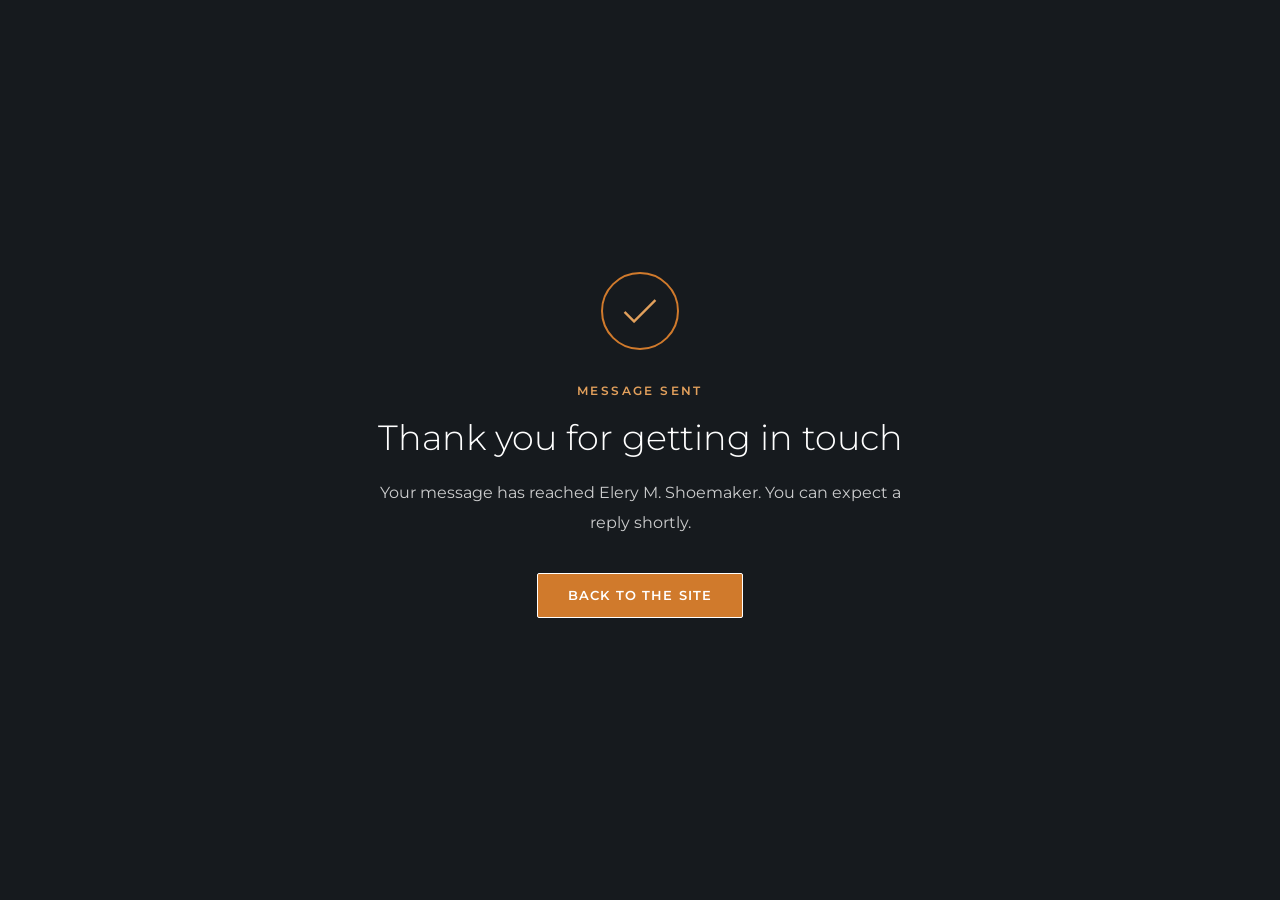
<file: thanks.html>
<!DOCTYPE html>
<html lang="en">
<head>
<meta charset="utf-8">
<meta content="width=device-width, initial-scale=1, shrink-to-fit=no" name="viewport">
<title>Message sent | Elery M. Shoemaker</title>
<meta name="description" content="Your message has been sent to Elery M. Shoemaker.">
<meta name="robots" content="noindex, follow">
<link rel="icon" type="image/svg+xml" href="classic-business/img/favicon.svg">
<link rel="icon" href="vendor/img/favicon.ico">
<link rel="preconnect" href="https://fonts.googleapis.com">
<link rel="preconnect" href="https://fonts.gstatic.com" crossorigin>
<link href="https://fonts.googleapis.com/css2?family=Montserrat:wght@300;400;500;600;700&display=swap" rel="stylesheet">
<link rel="stylesheet" href="vendor/css/line-awesome.min.css">
<style>
  :root{
    --pb-brand:#161A1E; --pb-accent:#D07A2C; --pb-accent-2:#E2A05C;
    --pb-ease:cubic-bezier(.22,.61,.36,1);
  }
  *{ box-sizing:border-box; }
  body{
    margin:0; min-height:100vh; background:var(--pb-brand);
    font-family:'Montserrat',sans-serif; color:#fff;
    display:flex; align-items:center; justify-content:center; padding:30px;
    text-align:center;
  }
  .wrap{ max-width:560px; animation:rise .8s var(--pb-ease) both; }
  @keyframes rise{ from{ opacity:0; transform:translateY(22px); } to{ opacity:1; transform:none; } }
  .tick{
    width:78px; height:78px; margin:0 auto 30px; border-radius:50%;
    border:2px solid var(--pb-accent); display:flex; align-items:center; justify-content:center;
  }
  .tick i{ font-size:38px; color:var(--pb-accent-2); }
  .eyebrow{
    color:var(--pb-accent-2); letter-spacing:.2em; text-transform:uppercase;
    font-size:12px; font-weight:600; margin:0 0 14px;
  }
  h1{ font-size:2.2rem; font-weight:300; margin:0 0 18px; line-height:1.25; }
  p{ color:rgba(255,255,255,.78); line-height:1.85; font-size:16px; margin:0 0 12px; }
  .links{ margin-top:36px; }
  a.btn{
    display:inline-block; padding:14px 30px; margin:0 6px 10px;
    font-size:12.5px; font-weight:600; letter-spacing:.09em; text-transform:uppercase;
    border-radius:2px; text-decoration:none; border:1px solid;
    transition:background .3s var(--pb-ease), color .3s var(--pb-ease),
               border-color .3s var(--pb-ease), transform .3s var(--pb-ease);
  }
  a.btn:hover{ transform:translateY(-2px); }
  .solid{ background:var(--pb-accent); border-color:var(--pb-accent); color:#fff; }
  .solid:hover{ background:#fff; border-color:#fff; color:var(--pb-brand); }
  .ghost{ background:transparent; border-color:rgba(255,255,255,.5); color:#fff; }
  .ghost:hover{ background:#fff; border-color:#fff; color:var(--pb-brand); }
  @media(max-width:575px){
    h1{ font-size:1.6rem; }
    a.btn{ display:block; max-width:290px; margin:0 auto 10px; }
  }
</style>
</head>
<body>
  <div class="wrap">
    <div class="tick"><i class="las la-check" aria-hidden="true"></i></div>
    <p class="eyebrow">Message sent</p>
    <h1>Thank you for getting in touch</h1>
    <p>Your message has reached Elery M. Shoemaker. You can expect a reply shortly.</p>
        <div class="links">
      <a class="btn solid" href="./">Back to the site</a>
          </div>
  </div>
</body>
</html>
</file>
<file: vendor/css/wow.css>
@charset "UTF-8";


/*!
Animate.css - http://daneden.me/animate
Licensed under the MIT license

Copyright (c) 2013 Daniel Eden

Permission is hereby granted, free of charge, to any person obtaining a copy of this software and associated documentation files (the "Software"), to deal in the Software without restriction, including without limitation the rights to use, copy, modify, merge, publish, distribute, sublicense, and/or sell copies of the Software, and to permit persons to whom the Software is furnished to do so, subject to the following conditions:

The above copyright notice and this permission notice shall be included in all copies or substantial portions of the Software.

THE SOFTWARE IS PROVIDED "AS IS", WITHOUT WARRANTY OF ANY KIND, EXPRESS OR IMPLIED, INCLUDING BUT NOT LIMITED TO THE WARRANTIES OF MERCHANTABILITY, FITNESS FOR A PARTICULAR PURPOSE AND NONINFRINGEMENT. IN NO EVENT SHALL THE AUTHORS OR COPYRIGHT HOLDERS BE LIABLE FOR ANY CLAIM, DAMAGES OR OTHER LIABILITY, WHETHER IN AN ACTION OF CONTRACT, TORT OR OTHERWISE, ARISING FROM, OUT OF OR IN CONNECTION WITH THE SOFTWARE OR THE USE OR OTHER DEALINGS IN THE SOFTWARE.
*/

.animated {
  -webkit-animation-duration: 1s;
  animation-duration: 1s;
  -webkit-animation-fill-mode: both;
  animation-fill-mode: both;
}

.animated.hinge {
  -webkit-animation-duration: 2s;
  animation-duration: 2s;
}

@-webkit-keyframes bounce {
  0%, 20%, 50%, 80%, 100% {
    -webkit-transform: translateY(0);
    transform: translateY(0);
  }

  40% {
    -webkit-transform: translateY(-30px);
    transform: translateY(-30px);
  }

  60% {
    -webkit-transform: translateY(-15px);
    transform: translateY(-15px);
  }
}

@keyframes bounce {
  0%, 20%, 50%, 80%, 100% {
    -webkit-transform: translateY(0);
    -ms-transform: translateY(0);
    transform: translateY(0);
  }

  40% {
    -webkit-transform: translateY(-30px);
    -ms-transform: translateY(-30px);
    transform: translateY(-30px);
  }

  60% {
    -webkit-transform: translateY(-15px);
    -ms-transform: translateY(-15px);
    transform: translateY(-15px);
  }
}

.bounce {
  -webkit-animation-name: bounce;
  animation-name: bounce;
}

@-webkit-keyframes flash {
  0%, 50%, 100% {
    opacity: 1;
  }

  25%, 75% {
    opacity: 0;
  }
}

@keyframes flash {
  0%, 50%, 100% {
    opacity: 1;
  }

  25%, 75% {
    opacity: 0;
  }
}

.flash {
  -webkit-animation-name: flash;
  animation-name: flash;
}

/* originally authored by Nick Pettit - https://github.com/nickpettit/glide */

@-webkit-keyframes pulse {
  0% {
    -webkit-transform: scale(1);
    transform: scale(1);
  }

  50% {
    -webkit-transform: scale(1.1);
    transform: scale(1.1);
  }

  100% {
    -webkit-transform: scale(1);
    transform: scale(1);
  }
}

@keyframes pulse {
  0% {
    -webkit-transform: scale(1);
    -ms-transform: scale(1);
    transform: scale(1);
  }

  50% {
    -webkit-transform: scale(1.1);
    -ms-transform: scale(1.1);
    transform: scale(1.1);
  }

  100% {
    -webkit-transform: scale(1);
    -ms-transform: scale(1);
    transform: scale(1);
  }
}

.pulse {
  -webkit-animation-name: pulse;
  animation-name: pulse;
}

@-webkit-keyframes shake {
  0%, 100% {
    -webkit-transform: translateX(0);
    transform: translateX(0);
  }

  10%, 30%, 50%, 70%, 90% {
    -webkit-transform: translateX(-10px);
    transform: translateX(-10px);
  }

  20%, 40%, 60%, 80% {
    -webkit-transform: translateX(10px);
    transform: translateX(10px);
  }
}

@keyframes shake {
  0%, 100% {
    -webkit-transform: translateX(0);
    -ms-transform: translateX(0);
    transform: translateX(0);
  }

  10%, 30%, 50%, 70%, 90% {
    -webkit-transform: translateX(-10px);
    -ms-transform: translateX(-10px);
    transform: translateX(-10px);
  }

  20%, 40%, 60%, 80% {
    -webkit-transform: translateX(10px);
    -ms-transform: translateX(10px);
    transform: translateX(10px);
  }
}

.shake {
  -webkit-animation-name: shake;
  animation-name: shake;
}

@-webkit-keyframes swing {
  20% {
    -webkit-transform: rotate(15deg);
    transform: rotate(15deg);
  }

  40% {
    -webkit-transform: rotate(-10deg);
    transform: rotate(-10deg);
  }

  60% {
    -webkit-transform: rotate(5deg);
    transform: rotate(5deg);
  }

  80% {
    -webkit-transform: rotate(-5deg);
    transform: rotate(-5deg);
  }

  100% {
    -webkit-transform: rotate(0deg);
    transform: rotate(0deg);
  }
}

@keyframes swing {
  20% {
    -webkit-transform: rotate(15deg);
    -ms-transform: rotate(15deg);
    transform: rotate(15deg);
  }

  40% {
    -webkit-transform: rotate(-10deg);
    -ms-transform: rotate(-10deg);
    transform: rotate(-10deg);
  }

  60% {
    -webkit-transform: rotate(5deg);
    -ms-transform: rotate(5deg);
    transform: rotate(5deg);
  }

  80% {
    -webkit-transform: rotate(-5deg);
    -ms-transform: rotate(-5deg);
    transform: rotate(-5deg);
  }

  100% {
    -webkit-transform: rotate(0deg);
    -ms-transform: rotate(0deg);
    transform: rotate(0deg);
  }
}

.swing {
  -webkit-transform-origin: top center;
  -ms-transform-origin: top center;
  transform-origin: top center;
  -webkit-animation-name: swing;
  animation-name: swing;
}

@-webkit-keyframes tada {
  0% {
    -webkit-transform: scale(1);
    transform: scale(1);
  }

  10%, 20% {
    -webkit-transform: scale(0.9) rotate(-3deg);
    transform: scale(0.9) rotate(-3deg);
  }

  30%, 50%, 70%, 90% {
    -webkit-transform: scale(1.1) rotate(3deg);
    transform: scale(1.1) rotate(3deg);
  }

  40%, 60%, 80% {
    -webkit-transform: scale(1.1) rotate(-3deg);
    transform: scale(1.1) rotate(-3deg);
  }

  100% {
    -webkit-transform: scale(1) rotate(0);
    transform: scale(1) rotate(0);
  }
}

@keyframes tada {
  0% {
    -webkit-transform: scale(1);
    -ms-transform: scale(1);
    transform: scale(1);
  }

  10%, 20% {
    -webkit-transform: scale(0.9) rotate(-3deg);
    -ms-transform: scale(0.9) rotate(-3deg);
    transform: scale(0.9) rotate(-3deg);
  }

  30%, 50%, 70%, 90% {
    -webkit-transform: scale(1.1) rotate(3deg);
    -ms-transform: scale(1.1) rotate(3deg);
    transform: scale(1.1) rotate(3deg);
  }

  40%, 60%, 80% {
    -webkit-transform: scale(1.1) rotate(-3deg);
    -ms-transform: scale(1.1) rotate(-3deg);
    transform: scale(1.1) rotate(-3deg);
  }

  100% {
    -webkit-transform: scale(1) rotate(0);
    -ms-transform: scale(1) rotate(0);
    transform: scale(1) rotate(0);
  }
}

.tada {
  -webkit-animation-name: tada;
  animation-name: tada;
}

/* originally authored by Nick Pettit - https://github.com/nickpettit/glide */

@-webkit-keyframes wobble {
  0% {
    -webkit-transform: translateX(0%);
    transform: translateX(0%);
  }

  15% {
    -webkit-transform: translateX(-25%) rotate(-5deg);
    transform: translateX(-25%) rotate(-5deg);
  }

  30% {
    -webkit-transform: translateX(20%) rotate(3deg);
    transform: translateX(20%) rotate(3deg);
  }

  45% {
    -webkit-transform: translateX(-15%) rotate(-3deg);
    transform: translateX(-15%) rotate(-3deg);
  }

  60% {
    -webkit-transform: translateX(10%) rotate(2deg);
    transform: translateX(10%) rotate(2deg);
  }

  75% {
    -webkit-transform: translateX(-5%) rotate(-1deg);
    transform: translateX(-5%) rotate(-1deg);
  }

  100% {
    -webkit-transform: translateX(0%);
    transform: translateX(0%);
  }
}

@keyframes wobble {
  0% {
    -webkit-transform: translateX(0%);
    -ms-transform: translateX(0%);
    transform: translateX(0%);
  }

  15% {
    -webkit-transform: translateX(-25%) rotate(-5deg);
    -ms-transform: translateX(-25%) rotate(-5deg);
    transform: translateX(-25%) rotate(-5deg);
  }

  30% {
    -webkit-transform: translateX(20%) rotate(3deg);
    -ms-transform: translateX(20%) rotate(3deg);
    transform: translateX(20%) rotate(3deg);
  }

  45% {
    -webkit-transform: translateX(-15%) rotate(-3deg);
    -ms-transform: translateX(-15%) rotate(-3deg);
    transform: translateX(-15%) rotate(-3deg);
  }

  60% {
    -webkit-transform: translateX(10%) rotate(2deg);
    -ms-transform: translateX(10%) rotate(2deg);
    transform: translateX(10%) rotate(2deg);
  }

  75% {
    -webkit-transform: translateX(-5%) rotate(-1deg);
    -ms-transform: translateX(-5%) rotate(-1deg);
    transform: translateX(-5%) rotate(-1deg);
  }

  100% {
    -webkit-transform: translateX(0%);
    -ms-transform: translateX(0%);
    transform: translateX(0%);
  }
}

.wobble {
  -webkit-animation-name: wobble;
  animation-name: wobble;
}

@-webkit-keyframes bounceIn {
  0% {
    opacity: 0;
    -webkit-transform: scale(.3);
    transform: scale(.3);
  }

  50% {
    opacity: 1;
    -webkit-transform: scale(1.05);
    transform: scale(1.05);
  }

  70% {
    -webkit-transform: scale(.9);
    transform: scale(.9);
  }

  100% {
    -webkit-transform: scale(1);
    transform: scale(1);
  }
}

@keyframes bounceIn {
  0% {
    opacity: 0;
    -webkit-transform: scale(.3);
    -ms-transform: scale(.3);
    transform: scale(.3);
  }

  50% {
    opacity: 1;
    -webkit-transform: scale(1.05);
    -ms-transform: scale(1.05);
    transform: scale(1.05);
  }

  70% {
    -webkit-transform: scale(.9);
    -ms-transform: scale(.9);
    transform: scale(.9);
  }

  100% {
    -webkit-transform: scale(1);
    -ms-transform: scale(1);
    transform: scale(1);
  }
}

.bounceIn {
  -webkit-animation-name: bounceIn;
  animation-name: bounceIn;
}

@-webkit-keyframes bounceInDown {
  0% {
    opacity: 0;
    -webkit-transform: translateY(-2000px);
    transform: translateY(-2000px);
  }

  60% {
    opacity: 1;
    -webkit-transform: translateY(30px);
    transform: translateY(30px);
  }

  80% {
    -webkit-transform: translateY(-10px);
    transform: translateY(-10px);
  }

  100% {
    -webkit-transform: translateY(0);
    transform: translateY(0);
  }
}

@keyframes bounceInDown {
  0% {
    opacity: 0;
    -webkit-transform: translateY(-2000px);
    -ms-transform: translateY(-2000px);
    transform: translateY(-2000px);
  }

  60% {
    opacity: 1;
    -webkit-transform: translateY(30px);
    -ms-transform: translateY(30px);
    transform: translateY(30px);
  }

  80% {
    -webkit-transform: translateY(-10px);
    -ms-transform: translateY(-10px);
    transform: translateY(-10px);
  }

  100% {
    -webkit-transform: translateY(0);
    -ms-transform: translateY(0);
    transform: translateY(0);
  }
}

.bounceInDown {
  -webkit-animation-name: bounceInDown;
  animation-name: bounceInDown;
}

@-webkit-keyframes bounceInLeft {
  0% {
    opacity: 0;
    -webkit-transform: translateX(-2000px);
    transform: translateX(-2000px);
  }

  60% {
    opacity: 1;
    -webkit-transform: translateX(30px);
    transform: translateX(30px);
  }

  80% {
    -webkit-transform: translateX(-10px);
    transform: translateX(-10px);
  }

  100% {
    -webkit-transform: translateX(0);
    transform: translateX(0);
  }
}

@keyframes bounceInLeft {
  0% {
    opacity: 0;
    -webkit-transform: translateX(-2000px);
    -ms-transform: translateX(-2000px);
    transform: translateX(-2000px);
  }

  60% {
    opacity: 1;
    -webkit-transform: translateX(30px);
    -ms-transform: translateX(30px);
    transform: translateX(30px);
  }

  80% {
    -webkit-transform: translateX(-10px);
    -ms-transform: translateX(-10px);
    transform: translateX(-10px);
  }

  100% {
    -webkit-transform: translateX(0);
    -ms-transform: translateX(0);
    transform: translateX(0);
  }
}

.bounceInLeft {
  -webkit-animation-name: bounceInLeft;
  animation-name: bounceInLeft;
}

@-webkit-keyframes bounceInRight {
  0% {
    opacity: 0;
    -webkit-transform: translateX(2000px);
    transform: translateX(2000px);
  }

  60% {
    opacity: 1;
    -webkit-transform: translateX(-30px);
    transform: translateX(-30px);
  }

  80% {
    -webkit-transform: translateX(10px);
    transform: translateX(10px);
  }

  100% {
    -webkit-transform: translateX(0);
    transform: translateX(0);
  }
}

@keyframes bounceInRight {
  0% {
    opacity: 0;
    -webkit-transform: translateX(2000px);
    -ms-transform: translateX(2000px);
    transform: translateX(2000px);
  }

  60% {
    opacity: 1;
    -webkit-transform: translateX(-30px);
    -ms-transform: translateX(-30px);
    transform: translateX(-30px);
  }

  80% {
    -webkit-transform: translateX(10px);
    -ms-transform: translateX(10px);
    transform: translateX(10px);
  }

  100% {
    -webkit-transform: translateX(0);
    -ms-transform: translateX(0);
    transform: translateX(0);
  }
}

.bounceInRight {
  -webkit-animation-name: bounceInRight;
  animation-name: bounceInRight;
}

@-webkit-keyframes bounceInUp {
  0% {
    opacity: 0;
    -webkit-transform: translateY(2000px);
    transform: translateY(2000px);
  }

  60% {
    opacity: 1;
    -webkit-transform: translateY(-30px);
    transform: translateY(-30px);
  }

  80% {
    -webkit-transform: translateY(10px);
    transform: translateY(10px);
  }

  100% {
    -webkit-transform: translateY(0);
    transform: translateY(0);
  }
}

@keyframes bounceInUp {
  0% {
    opacity: 0;
    -webkit-transform: translateY(2000px);
    -ms-transform: translateY(2000px);
    transform: translateY(2000px);
  }

  60% {
    opacity: 1;
    -webkit-transform: translateY(-30px);
    -ms-transform: translateY(-30px);
    transform: translateY(-30px);
  }

  80% {
    -webkit-transform: translateY(10px);
    -ms-transform: translateY(10px);
    transform: translateY(10px);
  }

  100% {
    -webkit-transform: translateY(0);
    -ms-transform: translateY(0);
    transform: translateY(0);
  }
}

.bounceInUp {
  -webkit-animation-name: bounceInUp;
  animation-name: bounceInUp;
}

@-webkit-keyframes bounceOut {
  0% {
    -webkit-transform: scale(1);
    transform: scale(1);
  }

  25% {
    -webkit-transform: scale(.95);
    transform: scale(.95);
  }

  50% {
    opacity: 1;
    -webkit-transform: scale(1.1);
    transform: scale(1.1);
  }

  100% {
    opacity: 0;
    -webkit-transform: scale(.3);
    transform: scale(.3);
  }
}

@keyframes bounceOut {
  0% {
    -webkit-transform: scale(1);
    -ms-transform: scale(1);
    transform: scale(1);
  }

  25% {
    -webkit-transform: scale(.95);
    -ms-transform: scale(.95);
    transform: scale(.95);
  }

  50% {
    opacity: 1;
    -webkit-transform: scale(1.1);
    -ms-transform: scale(1.1);
    transform: scale(1.1);
  }

  100% {
    opacity: 0;
    -webkit-transform: scale(.3);
    -ms-transform: scale(.3);
    transform: scale(.3);
  }
}

.bounceOut {
  -webkit-animation-name: bounceOut;
  animation-name: bounceOut;
}

@-webkit-keyframes bounceOutDown {
  0% {
    -webkit-transform: translateY(0);
    transform: translateY(0);
  }

  20% {
    opacity: 1;
    -webkit-transform: translateY(-20px);
    transform: translateY(-20px);
  }

  100% {
    opacity: 0;
    -webkit-transform: translateY(2000px);
    transform: translateY(2000px);
  }
}

@keyframes bounceOutDown {
  0% {
    -webkit-transform: translateY(0);
    -ms-transform: translateY(0);
    transform: translateY(0);
  }

  20% {
    opacity: 1;
    -webkit-transform: translateY(-20px);
    -ms-transform: translateY(-20px);
    transform: translateY(-20px);
  }

  100% {
    opacity: 0;
    -webkit-transform: translateY(2000px);
    -ms-transform: translateY(2000px);
    transform: translateY(2000px);
  }
}

.bounceOutDown {
  -webkit-animation-name: bounceOutDown;
  animation-name: bounceOutDown;
}

@-webkit-keyframes bounceOutLeft {
  0% {
    -webkit-transform: translateX(0);
    transform: translateX(0);
  }

  20% {
    opacity: 1;
    -webkit-transform: translateX(20px);
    transform: translateX(20px);
  }

  100% {
    opacity: 0;
    -webkit-transform: translateX(-2000px);
    transform: translateX(-2000px);
  }
}

@keyframes bounceOutLeft {
  0% {
    -webkit-transform: translateX(0);
    -ms-transform: translateX(0);
    transform: translateX(0);
  }

  20% {
    opacity: 1;
    -webkit-transform: translateX(20px);
    -ms-transform: translateX(20px);
    transform: translateX(20px);
  }

  100% {
    opacity: 0;
    -webkit-transform: translateX(-2000px);
    -ms-transform: translateX(-2000px);
    transform: translateX(-2000px);
  }
}

.bounceOutLeft {
  -webkit-animation-name: bounceOutLeft;
  animation-name: bounceOutLeft;
}

@-webkit-keyframes bounceOutRight {
  0% {
    -webkit-transform: translateX(0);
    transform: translateX(0);
  }

  20% {
    opacity: 1;
    -webkit-transform: translateX(-20px);
    transform: translateX(-20px);
  }

  100% {
    opacity: 0;
    -webkit-transform: translateX(2000px);
    transform: translateX(2000px);
  }
}

@keyframes bounceOutRight {
  0% {
    -webkit-transform: translateX(0);
    -ms-transform: translateX(0);
    transform: translateX(0);
  }

  20% {
    opacity: 1;
    -webkit-transform: translateX(-20px);
    -ms-transform: translateX(-20px);
    transform: translateX(-20px);
  }

  100% {
    opacity: 0;
    -webkit-transform: translateX(2000px);
    -ms-transform: translateX(2000px);
    transform: translateX(2000px);
  }
}

.bounceOutRight {
  -webkit-animation-name: bounceOutRight;
  animation-name: bounceOutRight;
}

@-webkit-keyframes bounceOutUp {
  0% {
    -webkit-transform: translateY(0);
    transform: translateY(0);
  }

  20% {
    opacity: 1;
    -webkit-transform: translateY(20px);
    transform: translateY(20px);
  }

  100% {
    opacity: 0;
    -webkit-transform: translateY(-2000px);
    transform: translateY(-2000px);
  }
}

@keyframes bounceOutUp {
  0% {
    -webkit-transform: translateY(0);
    -ms-transform: translateY(0);
    transform: translateY(0);
  }

  20% {
    opacity: 1;
    -webkit-transform: translateY(20px);
    -ms-transform: translateY(20px);
    transform: translateY(20px);
  }

  100% {
    opacity: 0;
    -webkit-transform: translateY(-2000px);
    -ms-transform: translateY(-2000px);
    transform: translateY(-2000px);
  }
}

.bounceOutUp {
  -webkit-animation-name: bounceOutUp;
  animation-name: bounceOutUp;
}

@-webkit-keyframes fadeIn {
  0% {
    opacity: 0;
  }

  100% {
    opacity: 1;
  }
}

@keyframes fadeIn {
  0% {
    opacity: 0;
  }

  100% {
    opacity: 1;
  }
}

.fadeIn {
  -webkit-animation-name: fadeIn;
  animation-name: fadeIn;
}

@-webkit-keyframes fadeInDown {
  0% {
    opacity: 0;
    -webkit-transform: translateY(-20px);
    transform: translateY(-20px);
  }

  100% {
    opacity: 1;
    -webkit-transform: translateY(0);
    transform: translateY(0);
  }
}

@keyframes fadeInDown {
  0% {
    opacity: 0;
    -webkit-transform: translateY(-20px);
    -ms-transform: translateY(-20px);
    transform: translateY(-20px);
  }

  100% {
    opacity: 1;
    -webkit-transform: translateY(0);
    -ms-transform: translateY(0);
    transform: translateY(0);
  }
}

.fadeInDown {
  -webkit-animation-name: fadeInDown;
  animation-name: fadeInDown;
}

@-webkit-keyframes fadeInDownBig {
  0% {
    opacity: 0;
    -webkit-transform: translateY(-2000px);
    transform: translateY(-2000px);
  }

  100% {
    opacity: 1;
    -webkit-transform: translateY(0);
    transform: translateY(0);
  }
}

@keyframes fadeInDownBig {
  0% {
    opacity: 0;
    -webkit-transform: translateY(-2000px);
    -ms-transform: translateY(-2000px);
    transform: translateY(-2000px);
  }

  100% {
    opacity: 1;
    -webkit-transform: translateY(0);
    -ms-transform: translateY(0);
    transform: translateY(0);
  }
}

.fadeInDownBig {
  -webkit-animation-name: fadeInDownBig;
  animation-name: fadeInDownBig;
}

@-webkit-keyframes fadeInLeft {
  0% {
    opacity: 0;
    -webkit-transform: translateX(-20px);
    transform: translateX(-20px);
  }

  100% {
    opacity: 1;
    -webkit-transform: translateX(0);
    transform: translateX(0);
  }
}

@keyframes fadeInLeft {
  0% {
    opacity: 0;
    -webkit-transform: translateX(-20px);
    -ms-transform: translateX(-20px);
    transform: translateX(-20px);
  }

  100% {
    opacity: 1;
    -webkit-transform: translateX(0);
    -ms-transform: translateX(0);
    transform: translateX(0);
  }
}

.fadeInLeft {
  -webkit-animation-name: fadeInLeft;
  animation-name: fadeInLeft;
}

@-webkit-keyframes fadeInLeftBig {
  0% {
    opacity: 0;
    -webkit-transform: translateX(-2000px);
    transform: translateX(-2000px);
  }

  100% {
    opacity: 1;
    -webkit-transform: translateX(0);
    transform: translateX(0);
  }
}

@keyframes fadeInLeftBig {
  0% {
    opacity: 0;
    -webkit-transform: translateX(-2000px);
    -ms-transform: translateX(-2000px);
    transform: translateX(-2000px);
  }

  100% {
    opacity: 1;
    -webkit-transform: translateX(0);
    -ms-transform: translateX(0);
    transform: translateX(0);
  }
}

.fadeInLeftBig {
  -webkit-animation-name: fadeInLeftBig;
  animation-name: fadeInLeftBig;
}

@-webkit-keyframes fadeInRight {
  0% {
    opacity: 0;
    -webkit-transform: translateX(20px);
    transform: translateX(20px);
  }

  100% {
    opacity: 1;
    -webkit-transform: translateX(0);
    transform: translateX(0);
  }
}

@keyframes fadeInRight {
  0% {
    opacity: 0;
    -webkit-transform: translateX(20px);
    -ms-transform: translateX(20px);
    transform: translateX(20px);
  }

  100% {
    opacity: 1;
    -webkit-transform: translateX(0);
    -ms-transform: translateX(0);
    transform: translateX(0);
  }
}

.fadeInRight {
  -webkit-animation-name: fadeInRight;
  animation-name: fadeInRight;
}

@-webkit-keyframes fadeInRightBig {
  0% {
    opacity: 0;
    -webkit-transform: translateX(2000px);
    transform: translateX(2000px);
  }

  100% {
    opacity: 1;
    -webkit-transform: translateX(0);
    transform: translateX(0);
  }
}

@keyframes fadeInRightBig {
  0% {
    opacity: 0;
    -webkit-transform: translateX(2000px);
    -ms-transform: translateX(2000px);
    transform: translateX(2000px);
  }

  100% {
    opacity: 1;
    -webkit-transform: translateX(0);
    -ms-transform: translateX(0);
    transform: translateX(0);
  }
}

.fadeInRightBig {
  -webkit-animation-name: fadeInRightBig;
  animation-name: fadeInRightBig;
}

@-webkit-keyframes fadeInUp {
  0% {
    opacity: 0;
    -webkit-transform: translateY(20px);
    transform: translateY(20px);
  }

  100% {
    opacity: 1;
    -webkit-transform: translateY(0);
    transform: translateY(0);
  }
}

@keyframes fadeInUp {
  0% {
    opacity: 0;
    -webkit-transform: translateY(20px);
    -ms-transform: translateY(20px);
    transform: translateY(20px);
  }

  100% {
    opacity: 1;
    -webkit-transform: translateY(0);
    -ms-transform: translateY(0);
    transform: translateY(0);
  }
}

.fadeInUp {
  -webkit-animation-name: fadeInUp;
  animation-name: fadeInUp;
}

@-webkit-keyframes fadeInUpBig {
  0% {
    opacity: 0;
    -webkit-transform: translateY(2000px);
    transform: translateY(2000px);
  }

  100% {
    opacity: 1;
    -webkit-transform: translateY(0);
    transform: translateY(0);
  }
}

@keyframes fadeInUpBig {
  0% {
    opacity: 0;
    -webkit-transform: translateY(2000px);
    -ms-transform: translateY(2000px);
    transform: translateY(2000px);
  }

  100% {
    opacity: 1;
    -webkit-transform: translateY(0);
    -ms-transform: translateY(0);
    transform: translateY(0);
  }
}

.fadeInUpBig {
  -webkit-animation-name: fadeInUpBig;
  animation-name: fadeInUpBig;
}

@-webkit-keyframes fadeOut {
  0% {
    opacity: 1;
  }

  100% {
    opacity: 0;
  }
}

@keyframes fadeOut {
  0% {
    opacity: 1;
  }

  100% {
    opacity: 0;
  }
}

.fadeOut {
  -webkit-animation-name: fadeOut;
  animation-name: fadeOut;
}

@-webkit-keyframes fadeOutDown {
  0% {
    opacity: 1;
    -webkit-transform: translateY(0);
    transform: translateY(0);
  }

  100% {
    opacity: 0;
    -webkit-transform: translateY(20px);
    transform: translateY(20px);
  }
}

@keyframes fadeOutDown {
  0% {
    opacity: 1;
    -webkit-transform: translateY(0);
    -ms-transform: translateY(0);
    transform: translateY(0);
  }

  100% {
    opacity: 0;
    -webkit-transform: translateY(20px);
    -ms-transform: translateY(20px);
    transform: translateY(20px);
  }
}

.fadeOutDown {
  -webkit-animation-name: fadeOutDown;
  animation-name: fadeOutDown;
}

@-webkit-keyframes fadeOutDownBig {
  0% {
    opacity: 1;
    -webkit-transform: translateY(0);
    transform: translateY(0);
  }

  100% {
    opacity: 0;
    -webkit-transform: translateY(2000px);
    transform: translateY(2000px);
  }
}

@keyframes fadeOutDownBig {
  0% {
    opacity: 1;
    -webkit-transform: translateY(0);
    -ms-transform: translateY(0);
    transform: translateY(0);
  }

  100% {
    opacity: 0;
    -webkit-transform: translateY(2000px);
    -ms-transform: translateY(2000px);
    transform: translateY(2000px);
  }
}

.fadeOutDownBig {
  -webkit-animation-name: fadeOutDownBig;
  animation-name: fadeOutDownBig;
}

@-webkit-keyframes fadeOutLeft {
  0% {
    opacity: 1;
    -webkit-transform: translateX(0);
    transform: translateX(0);
  }

  100% {
    opacity: 0;
    -webkit-transform: translateX(-20px);
    transform: translateX(-20px);
  }
}

@keyframes fadeOutLeft {
  0% {
    opacity: 1;
    -webkit-transform: translateX(0);
    -ms-transform: translateX(0);
    transform: translateX(0);
  }

  100% {
    opacity: 0;
    -webkit-transform: translateX(-20px);
    -ms-transform: translateX(-20px);
    transform: translateX(-20px);
  }
}

.fadeOutLeft {
  -webkit-animation-name: fadeOutLeft;
  animation-name: fadeOutLeft;
}

@-webkit-keyframes fadeOutLeftBig {
  0% {
    opacity: 1;
    -webkit-transform: translateX(0);
    transform: translateX(0);
  }

  100% {
    opacity: 0;
    -webkit-transform: translateX(-2000px);
    transform: translateX(-2000px);
  }
}

@keyframes fadeOutLeftBig {
  0% {
    opacity: 1;
    -webkit-transform: translateX(0);
    -ms-transform: translateX(0);
    transform: translateX(0);
  }

  100% {
    opacity: 0;
    -webkit-transform: translateX(-2000px);
    -ms-transform: translateX(-2000px);
    transform: translateX(-2000px);
  }
}

.fadeOutLeftBig {
  -webkit-animation-name: fadeOutLeftBig;
  animation-name: fadeOutLeftBig;
}

@-webkit-keyframes fadeOutRight {
  0% {
    opacity: 1;
    -webkit-transform: translateX(0);
    transform: translateX(0);
  }

  100% {
    opacity: 0;
    -webkit-transform: translateX(20px);
    transform: translateX(20px);
  }
}

@keyframes fadeOutRight {
  0% {
    opacity: 1;
    -webkit-transform: translateX(0);
    -ms-transform: translateX(0);
    transform: translateX(0);
  }

  100% {
    opacity: 0;
    -webkit-transform: translateX(20px);
    -ms-transform: translateX(20px);
    transform: translateX(20px);
  }
}

.fadeOutRight {
  -webkit-animation-name: fadeOutRight;
  animation-name: fadeOutRight;
}

@-webkit-keyframes fadeOutRightBig {
  0% {
    opacity: 1;
    -webkit-transform: translateX(0);
    transform: translateX(0);
  }

  100% {
    opacity: 0;
    -webkit-transform: translateX(2000px);
    transform: translateX(2000px);
  }
}

@keyframes fadeOutRightBig {
  0% {
    opacity: 1;
    -webkit-transform: translateX(0);
    -ms-transform: translateX(0);
    transform: translateX(0);
  }

  100% {
    opacity: 0;
    -webkit-transform: translateX(2000px);
    -ms-transform: translateX(2000px);
    transform: translateX(2000px);
  }
}

.fadeOutRightBig {
  -webkit-animation-name: fadeOutRightBig;
  animation-name: fadeOutRightBig;
}

@-webkit-keyframes fadeOutUp {
  0% {
    opacity: 1;
    -webkit-transform: translateY(0);
    transform: translateY(0);
  }

  100% {
    opacity: 0;
    -webkit-transform: translateY(-20px);
    transform: translateY(-20px);
  }
}

@keyframes fadeOutUp {
  0% {
    opacity: 1;
    -webkit-transform: translateY(0);
    -ms-transform: translateY(0);
    transform: translateY(0);
  }

  100% {
    opacity: 0;
    -webkit-transform: translateY(-20px);
    -ms-transform: translateY(-20px);
    transform: translateY(-20px);
  }
}

.fadeOutUp {
  -webkit-animation-name: fadeOutUp;
  animation-name: fadeOutUp;
}

@-webkit-keyframes fadeOutUpBig {
  0% {
    opacity: 1;
    -webkit-transform: translateY(0);
    transform: translateY(0);
  }

  100% {
    opacity: 0;
    -webkit-transform: translateY(-2000px);
    transform: translateY(-2000px);
  }
}

@keyframes fadeOutUpBig {
  0% {
    opacity: 1;
    -webkit-transform: translateY(0);
    -ms-transform: translateY(0);
    transform: translateY(0);
  }

  100% {
    opacity: 0;
    -webkit-transform: translateY(-2000px);
    -ms-transform: translateY(-2000px);
    transform: translateY(-2000px);
  }
}

.fadeOutUpBig {
  -webkit-animation-name: fadeOutUpBig;
  animation-name: fadeOutUpBig;
}

@-webkit-keyframes flip {
  0% {
    -webkit-transform: perspective(400px) translateZ(0) rotateY(0) scale(1);
    transform: perspective(400px) translateZ(0) rotateY(0) scale(1);
    -webkit-animation-timing-function: ease-out;
    animation-timing-function: ease-out;
  }

  40% {
    -webkit-transform: perspective(400px) translateZ(150px) rotateY(170deg) scale(1);
    transform: perspective(400px) translateZ(150px) rotateY(170deg) scale(1);
    -webkit-animation-timing-function: ease-out;
    animation-timing-function: ease-out;
  }

  50% {
    -webkit-transform: perspective(400px) translateZ(150px) rotateY(190deg) scale(1);
    transform: perspective(400px) translateZ(150px) rotateY(190deg) scale(1);
    -webkit-animation-timing-function: ease-in;
    animation-timing-function: ease-in;
  }

  80% {
    -webkit-transform: perspective(400px) translateZ(0) rotateY(360deg) scale(.95);
    transform: perspective(400px) translateZ(0) rotateY(360deg) scale(.95);
    -webkit-animation-timing-function: ease-in;
    animation-timing-function: ease-in;
  }

  100% {
    -webkit-transform: perspective(400px) translateZ(0) rotateY(360deg) scale(1);
    transform: perspective(400px) translateZ(0) rotateY(360deg) scale(1);
    -webkit-animation-timing-function: ease-in;
    animation-timing-function: ease-in;
  }
}

@keyframes flip {
  0% {
    -webkit-transform: perspective(400px) translateZ(0) rotateY(0) scale(1);
    -ms-transform: perspective(400px) translateZ(0) rotateY(0) scale(1);
    transform: perspective(400px) translateZ(0) rotateY(0) scale(1);
    -webkit-animation-timing-function: ease-out;
    animation-timing-function: ease-out;
  }

  40% {
    -webkit-transform: perspective(400px) translateZ(150px) rotateY(170deg) scale(1);
    -ms-transform: perspective(400px) translateZ(150px) rotateY(170deg) scale(1);
    transform: perspective(400px) translateZ(150px) rotateY(170deg) scale(1);
    -webkit-animation-timing-function: ease-out;
    animation-timing-function: ease-out;
  }

  50% {
    -webkit-transform: perspective(400px) translateZ(150px) rotateY(190deg) scale(1);
    -ms-transform: perspective(400px) translateZ(150px) rotateY(190deg) scale(1);
    transform: perspective(400px) translateZ(150px) rotateY(190deg) scale(1);
    -webkit-animation-timing-function: ease-in;
    animation-timing-function: ease-in;
  }

  80% {
    -webkit-transform: perspective(400px) translateZ(0) rotateY(360deg) scale(.95);
    -ms-transform: perspective(400px) translateZ(0) rotateY(360deg) scale(.95);
    transform: perspective(400px) translateZ(0) rotateY(360deg) scale(.95);
    -webkit-animation-timing-function: ease-in;
    animation-timing-function: ease-in;
  }

  100% {
    -webkit-transform: perspective(400px) translateZ(0) rotateY(360deg) scale(1);
    -ms-transform: perspective(400px) translateZ(0) rotateY(360deg) scale(1);
    transform: perspective(400px) translateZ(0) rotateY(360deg) scale(1);
    -webkit-animation-timing-function: ease-in;
    animation-timing-function: ease-in;
  }
}

.animated.flip {
  -webkit-backface-visibility: visible;
  -ms-backface-visibility: visible;
  backface-visibility: visible;
  -webkit-animation-name: flip;
  animation-name: flip;
}

@-webkit-keyframes flipInX {
  0% {
    -webkit-transform: perspective(400px) rotateX(90deg);
    transform: perspective(400px) rotateX(90deg);
    opacity: 0;
  }

  40% {
    -webkit-transform: perspective(400px) rotateX(-10deg);
    transform: perspective(400px) rotateX(-10deg);
  }

  70% {
    -webkit-transform: perspective(400px) rotateX(10deg);
    transform: perspective(400px) rotateX(10deg);
  }

  100% {
    -webkit-transform: perspective(400px) rotateX(0deg);
    transform: perspective(400px) rotateX(0deg);
    opacity: 1;
  }
}

@keyframes flipInX {
  0% {
    -webkit-transform: perspective(400px) rotateX(90deg);
    -ms-transform: perspective(400px) rotateX(90deg);
    transform: perspective(400px) rotateX(90deg);
    opacity: 0;
  }

  40% {
    -webkit-transform: perspective(400px) rotateX(-10deg);
    -ms-transform: perspective(400px) rotateX(-10deg);
    transform: perspective(400px) rotateX(-10deg);
  }

  70% {
    -webkit-transform: perspective(400px) rotateX(10deg);
    -ms-transform: perspective(400px) rotateX(10deg);
    transform: perspective(400px) rotateX(10deg);
  }

  100% {
    -webkit-transform: perspective(400px) rotateX(0deg);
    -ms-transform: perspective(400px) rotateX(0deg);
    transform: perspective(400px) rotateX(0deg);
    opacity: 1;
  }
}

.flipInX {
  -webkit-backface-visibility: visible !important;
  -ms-backface-visibility: visible !important;
  backface-visibility: visible !important;
  -webkit-animation-name: flipInX;
  animation-name: flipInX;
}

@-webkit-keyframes flipInY {
  0% {
    -webkit-transform: perspective(400px) rotateY(90deg);
    transform: perspective(400px) rotateY(90deg);
    opacity: 0;
  }

  40% {
    -webkit-transform: perspective(400px) rotateY(-10deg);
    transform: perspective(400px) rotateY(-10deg);
  }

  70% {
    -webkit-transform: perspective(400px) rotateY(10deg);
    transform: perspective(400px) rotateY(10deg);
  }

  100% {
    -webkit-transform: perspective(400px) rotateY(0deg);
    transform: perspective(400px) rotateY(0deg);
    opacity: 1;
  }
}

@keyframes flipInY {
  0% {
    -webkit-transform: perspective(400px) rotateY(90deg);
    -ms-transform: perspective(400px) rotateY(90deg);
    transform: perspective(400px) rotateY(90deg);
    opacity: 0;
  }

  40% {
    -webkit-transform: perspective(400px) rotateY(-10deg);
    -ms-transform: perspective(400px) rotateY(-10deg);
    transform: perspective(400px) rotateY(-10deg);
  }

  70% {
    -webkit-transform: perspective(400px) rotateY(10deg);
    -ms-transform: perspective(400px) rotateY(10deg);
    transform: perspective(400px) rotateY(10deg);
  }

  100% {
    -webkit-transform: perspective(400px) rotateY(0deg);
    -ms-transform: perspective(400px) rotateY(0deg);
    transform: perspective(400px) rotateY(0deg);
    opacity: 1;
  }
}

.flipInY {
  -webkit-backface-visibility: visible !important;
  -ms-backface-visibility: visible !important;
  backface-visibility: visible !important;
  -webkit-animation-name: flipInY;
  animation-name: flipInY;
}

@-webkit-keyframes flipOutX {
  0% {
    -webkit-transform: perspective(400px) rotateX(0deg);
    transform: perspective(400px) rotateX(0deg);
    opacity: 1;
  }

  100% {
    -webkit-transform: perspective(400px) rotateX(90deg);
    transform: perspective(400px) rotateX(90deg);
    opacity: 0;
  }
}

@keyframes flipOutX {
  0% {
    -webkit-transform: perspective(400px) rotateX(0deg);
    -ms-transform: perspective(400px) rotateX(0deg);
    transform: perspective(400px) rotateX(0deg);
    opacity: 1;
  }

  100% {
    -webkit-transform: perspective(400px) rotateX(90deg);
    -ms-transform: perspective(400px) rotateX(90deg);
    transform: perspective(400px) rotateX(90deg);
    opacity: 0;
  }
}

.flipOutX {
  -webkit-animation-name: flipOutX;
  animation-name: flipOutX;
  -webkit-backface-visibility: visible !important;
  -ms-backface-visibility: visible !important;
  backface-visibility: visible !important;
}

@-webkit-keyframes flipOutY {
  0% {
    -webkit-transform: perspective(400px) rotateY(0deg);
    transform: perspective(400px) rotateY(0deg);
    opacity: 1;
  }

  100% {
    -webkit-transform: perspective(400px) rotateY(90deg);
    transform: perspective(400px) rotateY(90deg);
    opacity: 0;
  }
}

@keyframes flipOutY {
  0% {
    -webkit-transform: perspective(400px) rotateY(0deg);
    -ms-transform: perspective(400px) rotateY(0deg);
    transform: perspective(400px) rotateY(0deg);
    opacity: 1;
  }

  100% {
    -webkit-transform: perspective(400px) rotateY(90deg);
    -ms-transform: perspective(400px) rotateY(90deg);
    transform: perspective(400px) rotateY(90deg);
    opacity: 0;
  }
}

.flipOutY {
  -webkit-backface-visibility: visible !important;
  -ms-backface-visibility: visible !important;
  backface-visibility: visible !important;
  -webkit-animation-name: flipOutY;
  animation-name: flipOutY;
}

@-webkit-keyframes lightSpeedIn {
  0% {
    -webkit-transform: translateX(100%) skewX(-30deg);
    transform: translateX(100%) skewX(-30deg);
    opacity: 0;
  }

  60% {
    -webkit-transform: translateX(-20%) skewX(30deg);
    transform: translateX(-20%) skewX(30deg);
    opacity: 1;
  }

  80% {
    -webkit-transform: translateX(0%) skewX(-15deg);
    transform: translateX(0%) skewX(-15deg);
    opacity: 1;
  }

  100% {
    -webkit-transform: translateX(0%) skewX(0deg);
    transform: translateX(0%) skewX(0deg);
    opacity: 1;
  }
}

@keyframes lightSpeedIn {
  0% {
    -webkit-transform: translateX(100%) skewX(-30deg);
    -ms-transform: translateX(100%) skewX(-30deg);
    transform: translateX(100%) skewX(-30deg);
    opacity: 0;
  }

  60% {
    -webkit-transform: translateX(-20%) skewX(30deg);
    -ms-transform: translateX(-20%) skewX(30deg);
    transform: translateX(-20%) skewX(30deg);
    opacity: 1;
  }

  80% {
    -webkit-transform: translateX(0%) skewX(-15deg);
    -ms-transform: translateX(0%) skewX(-15deg);
    transform: translateX(0%) skewX(-15deg);
    opacity: 1;
  }

  100% {
    -webkit-transform: translateX(0%) skewX(0deg);
    -ms-transform: translateX(0%) skewX(0deg);
    transform: translateX(0%) skewX(0deg);
    opacity: 1;
  }
}

.lightSpeedIn {
  -webkit-animation-name: lightSpeedIn;
  animation-name: lightSpeedIn;
  -webkit-animation-timing-function: ease-out;
  animation-timing-function: ease-out;
}

@-webkit-keyframes lightSpeedOut {
  0% {
    -webkit-transform: translateX(0%) skewX(0deg);
    transform: translateX(0%) skewX(0deg);
    opacity: 1;
  }

  100% {
    -webkit-transform: translateX(100%) skewX(-30deg);
    transform: translateX(100%) skewX(-30deg);
    opacity: 0;
  }
}

@keyframes lightSpeedOut {
  0% {
    -webkit-transform: translateX(0%) skewX(0deg);
    -ms-transform: translateX(0%) skewX(0deg);
    transform: translateX(0%) skewX(0deg);
    opacity: 1;
  }

  100% {
    -webkit-transform: translateX(100%) skewX(-30deg);
    -ms-transform: translateX(100%) skewX(-30deg);
    transform: translateX(100%) skewX(-30deg);
    opacity: 0;
  }
}

.lightSpeedOut {
  -webkit-animation-name: lightSpeedOut;
  animation-name: lightSpeedOut;
  -webkit-animation-timing-function: ease-in;
  animation-timing-function: ease-in;
}

@-webkit-keyframes rotateIn {
  0% {
    -webkit-transform-origin: center center;
    transform-origin: center center;
    -webkit-transform: rotate(-200deg);
    transform: rotate(-200deg);
    opacity: 0;
  }

  100% {
    -webkit-transform-origin: center center;
    transform-origin: center center;
    -webkit-transform: rotate(0);
    transform: rotate(0);
    opacity: 1;
  }
}

@keyframes rotateIn {
  0% {
    -webkit-transform-origin: center center;
    -ms-transform-origin: center center;
    transform-origin: center center;
    -webkit-transform: rotate(-200deg);
    -ms-transform: rotate(-200deg);
    transform: rotate(-200deg);
    opacity: 0;
  }

  100% {
    -webkit-transform-origin: center center;
    -ms-transform-origin: center center;
    transform-origin: center center;
    -webkit-transform: rotate(0);
    -ms-transform: rotate(0);
    transform: rotate(0);
    opacity: 1;
  }
}

.rotateIn {
  -webkit-animation-name: rotateIn;
  animation-name: rotateIn;
}

@-webkit-keyframes rotateInDownLeft {
  0% {
    -webkit-transform-origin: left bottom;
    transform-origin: left bottom;
    -webkit-transform: rotate(-90deg);
    transform: rotate(-90deg);
    opacity: 0;
  }

  100% {
    -webkit-transform-origin: left bottom;
    transform-origin: left bottom;
    -webkit-transform: rotate(0);
    transform: rotate(0);
    opacity: 1;
  }
}

@keyframes rotateInDownLeft {
  0% {
    -webkit-transform-origin: left bottom;
    -ms-transform-origin: left bottom;
    transform-origin: left bottom;
    -webkit-transform: rotate(-90deg);
    -ms-transform: rotate(-90deg);
    transform: rotate(-90deg);
    opacity: 0;
  }

  100% {
    -webkit-transform-origin: left bottom;
    -ms-transform-origin: left bottom;
    transform-origin: left bottom;
    -webkit-transform: rotate(0);
    -ms-transform: rotate(0);
    transform: rotate(0);
    opacity: 1;
  }
}

.rotateInDownLeft {
  -webkit-animation-name: rotateInDownLeft;
  animation-name: rotateInDownLeft;
}

@-webkit-keyframes rotateInDownRight {
  0% {
    -webkit-transform-origin: right bottom;
    transform-origin: right bottom;
    -webkit-transform: rotate(90deg);
    transform: rotate(90deg);
    opacity: 0;
  }

  100% {
    -webkit-transform-origin: right bottom;
    transform-origin: right bottom;
    -webkit-transform: rotate(0);
    transform: rotate(0);
    opacity: 1;
  }
}

@keyframes rotateInDownRight {
  0% {
    -webkit-transform-origin: right bottom;
    -ms-transform-origin: right bottom;
    transform-origin: right bottom;
    -webkit-transform: rotate(90deg);
    -ms-transform: rotate(90deg);
    transform: rotate(90deg);
    opacity: 0;
  }

  100% {
    -webkit-transform-origin: right bottom;
    -ms-transform-origin: right bottom;
    transform-origin: right bottom;
    -webkit-transform: rotate(0);
    -ms-transform: rotate(0);
    transform: rotate(0);
    opacity: 1;
  }
}

.rotateInDownRight {
  -webkit-animation-name: rotateInDownRight;
  animation-name: rotateInDownRight;
}

@-webkit-keyframes rotateInUpLeft {
  0% {
    -webkit-transform-origin: left bottom;
    transform-origin: left bottom;
    -webkit-transform: rotate(90deg);
    transform: rotate(90deg);
    opacity: 0;
  }

  100% {
    -webkit-transform-origin: left bottom;
    transform-origin: left bottom;
    -webkit-transform: rotate(0);
    transform: rotate(0);
    opacity: 1;
  }
}

@keyframes rotateInUpLeft {
  0% {
    -webkit-transform-origin: left bottom;
    -ms-transform-origin: left bottom;
    transform-origin: left bottom;
    -webkit-transform: rotate(90deg);
    -ms-transform: rotate(90deg);
    transform: rotate(90deg);
    opacity: 0;
  }

  100% {
    -webkit-transform-origin: left bottom;
    -ms-transform-origin: left bottom;
    transform-origin: left bottom;
    -webkit-transform: rotate(0);
    -ms-transform: rotate(0);
    transform: rotate(0);
    opacity: 1;
  }
}

.rotateInUpLeft {
  -webkit-animation-name: rotateInUpLeft;
  animation-name: rotateInUpLeft;
}

@-webkit-keyframes rotateInUpRight {
  0% {
    -webkit-transform-origin: right bottom;
    transform-origin: right bottom;
    -webkit-transform: rotate(-90deg);
    transform: rotate(-90deg);
    opacity: 0;
  }

  100% {
    -webkit-transform-origin: right bottom;
    transform-origin: right bottom;
    -webkit-transform: rotate(0);
    transform: rotate(0);
    opacity: 1;
  }
}

@keyframes rotateInUpRight {
  0% {
    -webkit-transform-origin: right bottom;
    -ms-transform-origin: right bottom;
    transform-origin: right bottom;
    -webkit-transform: rotate(-90deg);
    -ms-transform: rotate(-90deg);
    transform: rotate(-90deg);
    opacity: 0;
  }

  100% {
    -webkit-transform-origin: right bottom;
    -ms-transform-origin: right bottom;
    transform-origin: right bottom;
    -webkit-transform: rotate(0);
    -ms-transform: rotate(0);
    transform: rotate(0);
    opacity: 1;
  }
}

.rotateInUpRight {
  -webkit-animation-name: rotateInUpRight;
  animation-name: rotateInUpRight;
}

@-webkit-keyframes rotateOut {
  0% {
    -webkit-transform-origin: center center;
    transform-origin: center center;
    -webkit-transform: rotate(0);
    transform: rotate(0);
    opacity: 1;
  }

  100% {
    -webkit-transform-origin: center center;
    transform-origin: center center;
    -webkit-transform: rotate(200deg);
    transform: rotate(200deg);
    opacity: 0;
  }
}

@keyframes rotateOut {
  0% {
    -webkit-transform-origin: center center;
    -ms-transform-origin: center center;
    transform-origin: center center;
    -webkit-transform: rotate(0);
    -ms-transform: rotate(0);
    transform: rotate(0);
    opacity: 1;
  }

  100% {
    -webkit-transform-origin: center center;
    -ms-transform-origin: center center;
    transform-origin: center center;
    -webkit-transform: rotate(200deg);
    -ms-transform: rotate(200deg);
    transform: rotate(200deg);
    opacity: 0;
  }
}

.rotateOut {
  -webkit-animation-name: rotateOut;
  animation-name: rotateOut;
}

@-webkit-keyframes rotateOutDownLeft {
  0% {
    -webkit-transform-origin: left bottom;
    transform-origin: left bottom;
    -webkit-transform: rotate(0);
    transform: rotate(0);
    opacity: 1;
  }

  100% {
    -webkit-transform-origin: left bottom;
    transform-origin: left bottom;
    -webkit-transform: rotate(90deg);
    transform: rotate(90deg);
    opacity: 0;
  }
}

@keyframes rotateOutDownLeft {
  0% {
    -webkit-transform-origin: left bottom;
    -ms-transform-origin: left bottom;
    transform-origin: left bottom;
    -webkit-transform: rotate(0);
    -ms-transform: rotate(0);
    transform: rotate(0);
    opacity: 1;
  }

  100% {
    -webkit-transform-origin: left bottom;
    -ms-transform-origin: left bottom;
    transform-origin: left bottom;
    -webkit-transform: rotate(90deg);
    -ms-transform: rotate(90deg);
    transform: rotate(90deg);
    opacity: 0;
  }
}

.rotateOutDownLeft {
  -webkit-animation-name: rotateOutDownLeft;
  animation-name: rotateOutDownLeft;
}

@-webkit-keyframes rotateOutDownRight {
  0% {
    -webkit-transform-origin: right bottom;
    transform-origin: right bottom;
    -webkit-transform: rotate(0);
    transform: rotate(0);
    opacity: 1;
  }

  100% {
    -webkit-transform-origin: right bottom;
    transform-origin: right bottom;
    -webkit-transform: rotate(-90deg);
    transform: rotate(-90deg);
    opacity: 0;
  }
}

@keyframes rotateOutDownRight {
  0% {
    -webkit-transform-origin: right bottom;
    -ms-transform-origin: right bottom;
    transform-origin: right bottom;
    -webkit-transform: rotate(0);
    -ms-transform: rotate(0);
    transform: rotate(0);
    opacity: 1;
  }

  100% {
    -webkit-transform-origin: right bottom;
    -ms-transform-origin: right bottom;
    transform-origin: right bottom;
    -webkit-transform: rotate(-90deg);
    -ms-transform: rotate(-90deg);
    transform: rotate(-90deg);
    opacity: 0;
  }
}

.rotateOutDownRight {
  -webkit-animation-name: rotateOutDownRight;
  animation-name: rotateOutDownRight;
}

@-webkit-keyframes rotateOutUpLeft {
  0% {
    -webkit-transform-origin: left bottom;
    transform-origin: left bottom;
    -webkit-transform: rotate(0);
    transform: rotate(0);
    opacity: 1;
  }

  100% {
    -webkit-transform-origin: left bottom;
    transform-origin: left bottom;
    -webkit-transform: rotate(-90deg);
    transform: rotate(-90deg);
    opacity: 0;
  }
}

@keyframes rotateOutUpLeft {
  0% {
    -webkit-transform-origin: left bottom;
    -ms-transform-origin: left bottom;
    transform-origin: left bottom;
    -webkit-transform: rotate(0);
    -ms-transform: rotate(0);
    transform: rotate(0);
    opacity: 1;
  }

  100% {
    -webkit-transform-origin: left bottom;
    -ms-transform-origin: left bottom;
    transform-origin: left bottom;
    -webkit-transform: rotate(-90deg);
    -ms-transform: rotate(-90deg);
    transform: rotate(-90deg);
    opacity: 0;
  }
}

.rotateOutUpLeft {
  -webkit-animation-name: rotateOutUpLeft;
  animation-name: rotateOutUpLeft;
}

@-webkit-keyframes rotateOutUpRight {
  0% {
    -webkit-transform-origin: right bottom;
    transform-origin: right bottom;
    -webkit-transform: rotate(0);
    transform: rotate(0);
    opacity: 1;
  }

  100% {
    -webkit-transform-origin: right bottom;
    transform-origin: right bottom;
    -webkit-transform: rotate(90deg);
    transform: rotate(90deg);
    opacity: 0;
  }
}

@keyframes rotateOutUpRight {
  0% {
    -webkit-transform-origin: right bottom;
    -ms-transform-origin: right bottom;
    transform-origin: right bottom;
    -webkit-transform: rotate(0);
    -ms-transform: rotate(0);
    transform: rotate(0);
    opacity: 1;
  }

  100% {
    -webkit-transform-origin: right bottom;
    -ms-transform-origin: right bottom;
    transform-origin: right bottom;
    -webkit-transform: rotate(90deg);
    -ms-transform: rotate(90deg);
    transform: rotate(90deg);
    opacity: 0;
  }
}

.rotateOutUpRight {
  -webkit-animation-name: rotateOutUpRight;
  animation-name: rotateOutUpRight;
}

@-webkit-keyframes slideInDown {
  0% {
    opacity: 0;
    -webkit-transform: translateY(-2000px);
    transform: translateY(-2000px);
  }

  100% {
    -webkit-transform: translateY(0);
    transform: translateY(0);
  }
}

@keyframes slideInDown {
  0% {
    opacity: 0;
    -webkit-transform: translateY(-2000px);
    -ms-transform: translateY(-2000px);
    transform: translateY(-2000px);
  }

  100% {
    -webkit-transform: translateY(0);
    -ms-transform: translateY(0);
    transform: translateY(0);
  }
}

.slideInDown {
  -webkit-animation-name: slideInDown;
  animation-name: slideInDown;
}

@-webkit-keyframes slideInLeft {
  0% {
    opacity: 0;
    -webkit-transform: translateX(-2000px);
    transform: translateX(-2000px);
  }

  100% {
    -webkit-transform: translateX(0);
    transform: translateX(0);
  }
}

@keyframes slideInLeft {
  0% {
    opacity: 0;
    -webkit-transform: translateX(-2000px);
    -ms-transform: translateX(-2000px);
    transform: translateX(-2000px);
  }

  100% {
    -webkit-transform: translateX(0);
    -ms-transform: translateX(0);
    transform: translateX(0);
  }
}

.slideInLeft {
  -webkit-animation-name: slideInLeft;
  animation-name: slideInLeft;
}

@-webkit-keyframes slideInRight {
  0% {
    opacity: 0;
    -webkit-transform: translateX(2000px);
    transform: translateX(2000px);
  }

  100% {
    -webkit-transform: translateX(0);
    transform: translateX(0);
  }
}

@keyframes slideInRight {
  0% {
    opacity: 0;
    -webkit-transform: translateX(2000px);
    -ms-transform: translateX(2000px);
    transform: translateX(2000px);
  }

  100% {
    -webkit-transform: translateX(0);
    -ms-transform: translateX(0);
    transform: translateX(0);
  }
}

.slideInRight {
  -webkit-animation-name: slideInRight;
  animation-name: slideInRight;
}

@-webkit-keyframes slideOutLeft {
  0% {
    -webkit-transform: translateX(0);
    transform: translateX(0);
  }

  100% {
    opacity: 0;
    -webkit-transform: translateX(-2000px);
    transform: translateX(-2000px);
  }
}

@keyframes slideOutLeft {
  0% {
    -webkit-transform: translateX(0);
    -ms-transform: translateX(0);
    transform: translateX(0);
  }

  100% {
    opacity: 0;
    -webkit-transform: translateX(-2000px);
    -ms-transform: translateX(-2000px);
    transform: translateX(-2000px);
  }
}

.slideOutLeft {
  -webkit-animation-name: slideOutLeft;
  animation-name: slideOutLeft;
}

@-webkit-keyframes slideOutRight {
  0% {
    -webkit-transform: translateX(0);
    transform: translateX(0);
  }

  100% {
    opacity: 0;
    -webkit-transform: translateX(2000px);
    transform: translateX(2000px);
  }
}

@keyframes slideOutRight {
  0% {
    -webkit-transform: translateX(0);
    -ms-transform: translateX(0);
    transform: translateX(0);
  }

  100% {
    opacity: 0;
    -webkit-transform: translateX(2000px);
    -ms-transform: translateX(2000px);
    transform: translateX(2000px);
  }
}

.slideOutRight {
  -webkit-animation-name: slideOutRight;
  animation-name: slideOutRight;
}

@-webkit-keyframes slideOutUp {
  0% {
    -webkit-transform: translateY(0);
    transform: translateY(0);
  }

  100% {
    opacity: 0;
    -webkit-transform: translateY(-2000px);
    transform: translateY(-2000px);
  }
}

@keyframes slideOutUp {
  0% {
    -webkit-transform: translateY(0);
    -ms-transform: translateY(0);
    transform: translateY(0);
  }

  100% {
    opacity: 0;
    -webkit-transform: translateY(-2000px);
    -ms-transform: translateY(-2000px);
    transform: translateY(-2000px);
  }
}

.slideOutUp {
  -webkit-animation-name: slideOutUp;
  animation-name: slideOutUp;
}

@-webkit-keyframes hinge {
  0% {
    -webkit-transform: rotate(0);
    transform: rotate(0);
    -webkit-transform-origin: top left;
    transform-origin: top left;
    -webkit-animation-timing-function: ease-in-out;
    animation-timing-function: ease-in-out;
  }

  20%, 60% {
    -webkit-transform: rotate(80deg);
    transform: rotate(80deg);
    -webkit-transform-origin: top left;
    transform-origin: top left;
    -webkit-animation-timing-function: ease-in-out;
    animation-timing-function: ease-in-out;
  }

  40% {
    -webkit-transform: rotate(60deg);
    transform: rotate(60deg);
    -webkit-transform-origin: top left;
    transform-origin: top left;
    -webkit-animation-timing-function: ease-in-out;
    animation-timing-function: ease-in-out;
  }

  80% {
    -webkit-transform: rotate(60deg) translateY(0);
    transform: rotate(60deg) translateY(0);
    opacity: 1;
    -webkit-transform-origin: top left;
    transform-origin: top left;
    -webkit-animation-timing-function: ease-in-out;
    animation-timing-function: ease-in-out;
  }

  100% {
    -webkit-transform: translateY(700px);
    transform: translateY(700px);
    opacity: 0;
  }
}

@keyframes hinge {
  0% {
    -webkit-transform: rotate(0);
    -ms-transform: rotate(0);
    transform: rotate(0);
    -webkit-transform-origin: top left;
    -ms-transform-origin: top left;
    transform-origin: top left;
    -webkit-animation-timing-function: ease-in-out;
    animation-timing-function: ease-in-out;
  }

  20%, 60% {
    -webkit-transform: rotate(80deg);
    -ms-transform: rotate(80deg);
    transform: rotate(80deg);
    -webkit-transform-origin: top left;
    -ms-transform-origin: top left;
    transform-origin: top left;
    -webkit-animation-timing-function: ease-in-out;
    animation-timing-function: ease-in-out;
  }

  40% {
    -webkit-transform: rotate(60deg);
    -ms-transform: rotate(60deg);
    transform: rotate(60deg);
    -webkit-transform-origin: top left;
    -ms-transform-origin: top left;
    transform-origin: top left;
    -webkit-animation-timing-function: ease-in-out;
    animation-timing-function: ease-in-out;
  }

  80% {
    -webkit-transform: rotate(60deg) translateY(0);
    -ms-transform: rotate(60deg) translateY(0);
    transform: rotate(60deg) translateY(0);
    opacity: 1;
    -webkit-transform-origin: top left;
    -ms-transform-origin: top left;
    transform-origin: top left;
    -webkit-animation-timing-function: ease-in-out;
    animation-timing-function: ease-in-out;
  }

  100% {
    -webkit-transform: translateY(700px);
    -ms-transform: translateY(700px);
    transform: translateY(700px);
    opacity: 0;
  }
}

.hinge {
  -webkit-animation-name: hinge;
  animation-name: hinge;
}

/* originally authored by Nick Pettit - https://github.com/nickpettit/glide */

@-webkit-keyframes rollIn {
  0% {
    opacity: 0;
    -webkit-transform: translateX(-100%) rotate(-120deg);
    transform: translateX(-100%) rotate(-120deg);
  }

  100% {
    opacity: 1;
    -webkit-transform: translateX(0px) rotate(0deg);
    transform: translateX(0px) rotate(0deg);
  }
}

@keyframes rollIn {
  0% {
    opacity: 0;
    -webkit-transform: translateX(-100%) rotate(-120deg);
    -ms-transform: translateX(-100%) rotate(-120deg);
    transform: translateX(-100%) rotate(-120deg);
  }

  100% {
    opacity: 1;
    -webkit-transform: translateX(0px) rotate(0deg);
    -ms-transform: translateX(0px) rotate(0deg);
    transform: translateX(0px) rotate(0deg);
  }
}

.rollIn {
  -webkit-animation-name: rollIn;
  animation-name: rollIn;
}

/* originally authored by Nick Pettit - https://github.com/nickpettit/glide */

@-webkit-keyframes rollOut {
  0% {
    opacity: 1;
    -webkit-transform: translateX(0px) rotate(0deg);
    transform: translateX(0px) rotate(0deg);
  }

  100% {
    opacity: 0;
    -webkit-transform: translateX(100%) rotate(120deg);
    transform: translateX(100%) rotate(120deg);
  }
}

@keyframes rollOut {
  0% {
    opacity: 1;
    -webkit-transform: translateX(0px) rotate(0deg);
    -ms-transform: translateX(0px) rotate(0deg);
    transform: translateX(0px) rotate(0deg);
  }

  100% {
    opacity: 0;
    -webkit-transform: translateX(100%) rotate(120deg);
    -ms-transform: translateX(100%) rotate(120deg);
    transform: translateX(100%) rotate(120deg);
  }
}

.rollOut {
  -webkit-animation-name: rollOut;
  animation-name: rollOut;
}
</file>
<file: classic-business/css/style.css>
/* ===================================
    Table of Content
====================================== */

/*  - Fonts
    - Scrollbar
    - General   
    - Loader
    - Navbar
    - Side Menu
    - Services-Section
    - Learn-More-Section
    - Counter-Section
    - Team-Section
    - Portfolio-Section
    - Quote-Section
    - Pricing-Section
    - Blog-Section
    - Contact-Section
    - Footer
   */

/* ===================================
     Google font
====================================== */

@import url('https://fonts.googleapis.com/css2?family=Montserrat:wght@300;400;500;600&display=swap');
@import url('https://fonts.googleapis.com/css2?family=Open+Sans:wght@300;400;600;700&display=swap');

/* ===================================
    Scrollbar
====================================== */

html {
  scroll-behavior: smooth;
}

::-webkit-scrollbar {
  width: 12px;
}

::-webkit-scrollbar-thumb {
  background: #14181b;
}

::-webkit-scrollbar-track {
  width: 12px;
  background: #fff;
}


/* ===================================
    General
====================================== */

body {
  font-family: 'Montserrat', sans-serif;
  overflow-x: hidden;
}

h2 {
  font-size: 44px;
  color: #14181b;
  font-weight: 600;
  text-align: center;
}

p {
  font-size: 18px;
  color: #4f4f4f;
  text-align: center;
  font-family: 'Open Sans', sans-serif;
}

a {
  text-decoration: none;
}

.btn {
  z-index: 2;
  font-size: 17px;
  letter-spacing: .5px;
  border-radius: 0;
  font-weight: 500;
  overflow: hidden;
  position: sticky;
  line-height: inherit;
  display: inline-block;
  border: 2px solid transparent;
  text-transform: capitalize;
  -webkit-appearance: initial;
  transition: all .5s ease !important;
}

.btn.button {
  font-size: 14px !important;
  padding: 9px 34px !important;
  line-height: 1.8em !important;
}

.btn.btn-rounded {
  border-radius: 50px;
}

.btn.btn-white {
  background: transparent;
  border-color: #14181b;
  color: #14181b;
}

.btn.btn-light-blue {
  color: #17323f;
  background: transparent;
  border-color: #17323f;
}

.btn.trans-btn {
  background: transparent;
  border-color: #fff;
  color: #fff;
}

/*Button Hover bg*/
.btn.btn-hvr-blue:hover,
.btn.btn-hvr-blue:focus {
  color: #fff;
  border-color: #17323f;
  background: transparent !important;
}

.btn.btn-hvr-white:hover,
.btn.btn-hvr-white:focus {
  color: #14181b;
  border-color: #fff;
  background: transparent !important;
}

.btn.btn-hvr-light-blue:hover,
.btn.btn-hvr-light-blue:focus {
  color: #fff;
  border-color: #17323f;
  background: transparent !important;
}

.btn.btn-hvr-blue .btn-hvr-blue {
  background: #14181b;
  border-color: #14181b;
}

.btn.btn-hvr-white .btn-hvr-white {
  background: #fff;
  border-color: #fff;
}

.btn.btn-hvr-light-blue .btn-hvr-light-blue {
  background: #17323f;
  border-color: #17323f;
}

.btn.btn-hvr-white .btn-hvr-effect {
  background: #fff;
  border-color: #fff;
}

.btn.btn-hvr-light-blue .btn-hvr-effect {
  background: #17323f;
  border-color: #17323f;
}

.btn-hvr-setting {
  z-index: -1;
  position: absolute;
  left: 0;
  top: 0;
  width: 100%;
  height: 100%;
  border-radius: 50px;
}

.btn-hvr-setting-inner {
  position: relative;
  display: block;
  height: 100%;
  list-style: none;
  padding: 0;
  margin: 0
}

.btn-hvr-effect {
  position: absolute;
  top: -5px;
  width: 25%;
  height: 100%;
  border-radius: 100%;
  transform: translate3d(0, 150%, 0) scale(1.7);
  transition: transform 0.45s !important;
  background: #14181b;
  border-color: #14181b;
}

.btn-hvr-effect:nth-child(1) {
  left: 0;
  transition-delay: 0s !important;
}

.btn-hvr-effect:nth-child(2) {
  left: 30%;
  transition-delay: 0.08s !important;
}

.btn-hvr-effect:nth-child(3) {
  left: 60%;
  transition-delay: 0.16s !important;
}

.btn-hvr-effect:nth-child(4) {
  left: 90%;
  transition-delay: 0.24s !important;
}

.btn-hvr-setting:hover .btn-hvr-effect,
.btn:hover .btn-hvr-effect,
.btn:active .btn-hvr-effect,
.btn:focus .btn-hvr-effect {
  transform: translateZ(0) scale(1.7) !important;
}


/*Slider overly*/
.bg-white {
  background-color: #fff;
}

/* overlay-setting */
.bg-overlay {
  position: absolute;
  top: 0;
  left: 0;
  width: 100%;
  height: 100%;
}

/* opacity */
.opacity-1 {
  opacity: 0;
}

.opacity-2 {
  opacity: 0;
}

/* ===================================
    Loader
====================================== */

@keyframes ldio-8v0e2g029us-o {
  0% {
    opacity: 1;
    transform: translate(0, 0)
  }
  49.99% {
    opacity: 1;
    transform: translate(60px, 0)
  }
  50% {
    opacity: 0;
    transform: translate(60px, 0)
  }
  100% {
    opacity: 0;
    transform: translate(0, 0)
  }
}

@keyframes ldio-8v0e2g029us {
  0% {
    transform: translate(0, 0)
  }
  50% {
    transform: translate(60px, 0)
  }
  100% {
    transform: translate(0, 0)
  }
}

.pre-loader {
  position: fixed;
  width: 100%;
  height: 100%;
  top: 0;
  left: 0;
  z-index: 999999;
  background: #fff;
}

.loader {
  width: 40px;
  height: 40px;
  position: absolute;
  top: 40%;
  left: 45%;
  margin-top: -13px;
  margin-left: -13px;
  border-radius: 60px;
  animation: loader 1.3s linear infinite;
}

.loader div {
  position: absolute;
  width: 60px;
  height: 60px;
  border-radius: 50%;
  top: 70px;
  left: 40px;
}

.loader div:nth-child(1) {
  background: #17323f;
  animation: ldio-8v0e2g029us 1.4492753623188404s linear infinite;
  animation-delay: -0.7246376811594202s;
}

.loader div:nth-child(2) {
  background: #14181b;
  animation: ldio-8v0e2g029us 1.4492753623188404s linear infinite;
  animation-delay: 0s;
}

.loader div:nth-child(3) {
  background: #17323f;
  animation: ldio-8v0e2g029us-o 1.4492753623188404s linear infinite;
  animation-delay: -0.7246376811594202s;
}

.loader div {
  box-sizing: content-box;
}

/* ===================================
    Navbar
====================================== */

.navbar {
  padding-bottom: 0;
  margin-bottom: 0;
  z-index: 111;
  align-items: flex-end;
  background-color: #17323f !important;
}

.navbar-brand img {
  width: 100%;
}

.nav-link {
  padding: 24px 16px;
  display: block;
}

.navbar .nav-item a {
  text-decoration: none;
}

.navbar-light .navbar-nav .active>.nav-link {
  color: #fff;
}

.navbar-light .navbar-nav .nav-item {
  font-size: 14px;
  color: #fff;
}

.navbar-light .navbar-nav .nav-link {
  color: #fff;
  margin-right: 25px;
  transition: .8s ease;
  border-bottom: solid 3px transparent;
}

.navbar-light .navbar-nav .nav-link.active,
.navbar-light .navbar-nav .nav-link:hover {
  color: #fff;
  border-bottom: solid 3px #fff;
  transition: .8s ease;
}

.navbar .social-icons ul {
  margin-bottom: 0;
}

.navbar .social-icons li {
  display: inline-block;
}

.navbar .social-icons ul li a:hover {
  background-color: #fff;
  transition: .8s ease;
}

.navbar .social-icons ul li a {
  border-radius: 50%;
  color: #fff;
  height: 40px;
  line-height: 42px;
  width: 40px;
  border: 1px solid transparent;
  display: block;
  overflow: hidden;
  text-align: center;
}

.social-icons .facebook-hovr:hover {
  color: #4267B2;
}

.social-icons .twitter-hovr:hover {
  color: #c2762b;
}

.social-icons .instagram-hovr:hover {
  color: #C32AA3;
}

/*side menu button*/
.sidemenu_btn {
  width: 36px;
  padding: 6px;
  right: 40px;
  top: 20px;
  z-index: 999;
  margin-top: 12px;
  margin-right: 16px;
  cursor: pointer;
  position: absolute;
  display: inline-block;
  transition: all .3s linear;
}

.sidemenu_btn span {
  height: 2px;
  width: 100%;
  background: #fff;
  display: block;
  margin: auto;
  transition: .5s ease;
}

.sidemenu_btn:hover span:first-child,
.sidemenu_btn:hover span:last-child {
  width: 70%;
}

.sidemenu_btn span:nth-child(2) {
  margin: 4px 0;
}

/* ===================================
    Side Menu
====================================== */

.side-menu {
  top: 0;
  right: 0;
  width: 30%;
  height: 100%;
  z-index: 9999;
  background: #ffffff;
  transform: translate3d(100%, 0, 0);
  transition: transform .5s ease;
  position: fixed;
  overflow: hidden;
}

.side-menu.left {
  left: 0;
  right: auto;
  transform: translate3d(-100%, 0, 0);
}

.side-menu.before-side {
  width: 280px;
}

.side-menu.side-menu-active,
.side-menu.before-side {
  transform: translate3d(0, 0, 0);
}

.pul-menu .side-menu.side-menu-active {
  visibility: visible;
  opacity: 1;
}

.side-menu .navbar-brand {
  margin: 0 0 2.5rem 0;
}

/*Side overlay*/
#close_side_menu {
  top: 0;
  left: 0;
  width: 100%;
  height: 100%;
  display: none;
  z-index: 1031;
  opacity: 0.4;
  background-color: #202020;
  position: fixed;
  transition: opacity 300ms cubic-bezier(0.895, 0.03, 0.685, 0.22);
}

/*side menu image*/
.image {
  position: absolute;
  top: 30px;
}

/*side menu close btn*/
.side-menu .btn-close {
  height: 33px;
  width: 33px;
  top: 30px;
  right: 25px;
  cursor: pointer;
  text-align: center;
  position: absolute;
  display: inline-block;
}

.side-menu.before-side .btn-close {
  display: none;
}

.side-menu .btn-close::before,
.side-menu .btn-close::after {
  top: 5px;
  left: 16px;
  height: 24px;
  width: 2px;
  content: ' ';
  background: #17323f;
  position: absolute;
}

.side-menu .btn-close:before {
  transform: rotate(45deg);
}

.side-menu .btn-close:after {
  transform: rotate(-45deg);
}

.side-menu .btn-close:hover {
  transform: scale(0.9);
  overflow: hidden;
  transition: all .5s ease;
}

/*side menu inner-wrapper*/
.side-menu .inner-wrapper {
  height: 100%;
  padding: 4.5rem 5rem;
  position: relative;
  overflow-y: auto;
  display: flex;
  align-items: center;
  text-align: left;
  flex-wrap: wrap;
}

.pul-menu.pushwrap .side-menu .inner-wrapper {
  padding: 3.5rem 2.5rem;
}

.side-menu .side-nav {
  margin-bottom: 30px;
  margin-top: 30px;
  display: block;
}

.side-nav .navbar-nav .nav-item {
  opacity: 0;
  display: block;
  margin: 15px 0;
  padding: 0 !important;
  transition: all 0.8s ease 500ms;
  transform: translateY(30px);
}

.side-nav .navbar-nav .nav-item:first-child {
  transition-delay: .1s;
}

.side-nav .navbar-nav .nav-item:nth-child(2) {
  transition-delay: .2s;
}

.side-nav .navbar-nav .nav-item:nth-child(3) {
  transition-delay: .3s;
}

.side-nav .navbar-nav .nav-item:nth-child(4) {
  transition-delay: .4s;
}

.side-nav .navbar-nav .nav-item:nth-child(5) {
  transition-delay: .5s;
}

.side-nav .navbar-nav .nav-item:nth-child(6) {
  transition-delay: .6s;
}

.side-nav .navbar-nav .nav-item:nth-child(7) {
  transition-delay: .7s;
}

.side-nav .navbar-nav .nav-item:nth-child(8) {
  transition-delay: .8s;
}

.side-nav .navbar-nav .nav-item:nth-child(9) {
  transition-delay: .9s;
}

.side-menu.side-menu-active .side-nav .navbar-nav .nav-item {
  transform: translateY(0);
  opacity: 1;
}

.side-nav .navbar-nav .nav-link {
  display: inline-table;
  color: #17323f;
  padding: 2px 0 3px 0 !important;
  font-size: 24px;
  line-height: normal;
  position: relative;
  border-radius: 0;
  text-decoration: none;
}

.side-nav .navbar-nav .nav-link::after {
  content: "";
  left: 0;
  width: 0;
  bottom: 0;
  height: 2px;
  background: #17323f;
  overflow: hidden;
  position: absolute;
  display: inline-block;
  transition: all 0.5s cubic-bezier(0, 0, 0.2, 1);
}

.side-nav .navbar-nav .nav-link:hover::after,
.side-nav .navbar-nav .nav-link:focus::after,
.side-nav .navbar-nav .nav-link.active::after {
  width: 100%;
}

.side-nav .navbar-nav .nav-link.active {
  background: transparent;
}

/*side menu footer */
.side-menu-footer .navbar-nav {
  transform: translateY(0);
}

.side-menu-footer p {
  color: #14181b;
  font-size: 15px;
}

.side-menu-footer .banner-icons ul {
  margin-bottom: 0;
}

.side-menu-footer .banner-icons ul li {
  display: inline-block;
}

.side-menu-footer .banner-icons ul li i {
  color: #14181b;
}

.side-menu-footer .banner-icons ul li a:hover {
  background-color: #14181b;
  transition: all .8s ease;
}

.side-menu-footer .banner-icons ul li a {
  border-radius: 50%;
  color: #fff;
  height: 40px;
  line-height: 42px;
  width: 40px;
  border: 1px solid transparent;
  display: block;
  overflow: hidden;
  text-align: center;
}

.side-menu-footer .banner-icons ul li a:hover i {
  color: #fff;
}

/* ===================================
    Services-Section
====================================== */

.services-section {
  padding: 120px 0;
  background-color: #f6f6f6;
}

.services-section .flip-boxes {
  margin-top: 65px;
}

.flip-box {
  background-color: transparent;
  width: 350px;
  height: 270px;
  border-radius: 20px;
  border: 1px solid #f1f1f1;
  perspective: 1000px;
}

.flip-box-inner {
  position: relative;
  width: 100%;
  height: 100%;
  cursor: pointer;
  text-align: center;
  transition: transform 0.8s;
  transform-style: preserve-3d;
}

.flip-box .flip-box-front {
  background-color: #fff;
  border-radius: 20px;
}

.flip-box .blue-box .flip-box-back {
  background-color: #17323f;
  transform: rotateX(180deg);
}

.flip-box:hover .flip-box-inner {
  transform: rotateX(180deg);
}

.flip-box-front,
.flip-box-back {
  position: absolute;
  width: 100%;
  height: 100%;
  border-radius: 20px;
  backface-visibility: hidden;
}

.flip-box-back {
  background-color: #17323f;
  transform: rotateX(180deg);
}

.flip-box .flip-box-back i {
  color: #fff;
}

.flip-box i {
  color: #14181b;
  padding-top: 50px;
  font-size: 40px;
  text-align: center;
}

.flip-box p {
  color: #14181b;
  font-size: 14px;
  font-weight: 300;
  padding-left: 10px;
  padding-right: 10px;
}

.flip-box h5 {
  font-size: 24px;
  font-weight: 500;
  color: #14181b;
  margin-top: 20px;
  text-align: center;
}

.flip-box .flip-box-back h5 {
  color: #fff;
}

.flip-box .blue-box .flip-box-back h5 {
  color: #fff;
}

.flip-box .blue-box h5 {
  color: #17323f;
}

.flip-box .flip-box-back p {
  color: #fff;
}

.flip-box .blue-box .flip-box-front p {
  color: #17323f;
}

.flip-box .blue-box .flip-box-front i {
  color: #17323f;
}

/* ===================================
    Learn-More-Section
====================================== */

.learn-more-section {
  padding: 120px 0;
  background-size: cover;
  background-image: url('../../classic-business/img/section-2.jpg');
}

.learn-more-section .text-area {
  text-align: center;
}

.learn-more-section p {
  color: #fff;
  margin-bottom: 30px;
}

.learn-more-section h2 {
  color: #fff;
  margin-bottom: 50px;
}

/* ===================================
    Counter-Section
====================================== */

.counter-section {
  padding: 120px 0;
  background-color: #fff;
}

.counter-section p {
  margin-bottom: 70px;
}

.counter-section .media i {
  color: #14181b;
  font-size: 40px;
}

.counter-section .media .media-body {
  padding-left: 20px;
}

.counter-section .media .media-body span {
  font-size: 38px;
  color: #17323f;
}

.counter-section .media .media-body p {
  color: #333333;
  font-size: 16px;
  padding-top: 10px;
  text-align: left;
}

/* ===================================
    Team-Section
====================================== */

.team-section {
  padding: 120px 0;
  background-color: #f6f6f6;
}

.team-section .item {
  margin-top: 50px;
  cursor: pointer;
}

.team-section .team-detail {
  width: 100%;
  max-width: 250px;
  margin: 0 auto;
  top: -52px;
  background: #fff;
  padding-top: 20px;
  padding-bottom: 20px;
  position: relative;
  overflow: hidden;
  text-align: center;
}

.team-section .item .team-detail {
  transition: .6s ease;
}

.team-section .item:hover .team-detail {
  background: #17323f;
  transition: .6s ease;
}

.team-section .item:hover .team-detail h5 {
  color: #fff;
}

.team-section .item:hover .team-detail p {
  color: #fff;
}

.team-section .team-detail h5 {
  color: #17323f;
  font-size: 20px;
  font-weight: 600;
  margin-bottom: 0;
}

.team-section .team-detail p {
  color: #14181b;
  font-size: 16px;
}

.owl-carousel button.owl-dot {
  opacity: 0.7;
  color: red;
  width: 10px;
  margin-left: 20px;
  height: 12px;
  border-radius: 50%;
  margin-top: 50px;
  background: #14181b;
  border: none;
  font: inherit;
}

.team-section .owl-carousel button.owl-dot.active {
  opacity: 1;
  width: 38px;
  height: 12px;
  border-radius: 50px;
  background-color: #17323f;
  transition: .8s ease;
}

.team-section button:focus {
  outline: 1px solid transparent;
}

.owl-carousel button.owl-dot {
  color: transparent;
  transition: .8s ease;
}

/* ===================================
    Story-Section
====================================== */

.story-section {
  padding: 120px 0;
  background-size: cover;
  background-image: url('../../classic-business/img/video.jpg');
}

.story-section .text-area {
  text-align: center;
}

.story-section p {
  color: #fff;
  margin-bottom: 30px;
}

.story-section h2 {
  color: #fff;
  margin-bottom: 50px;
}

.story-section i {
  color: #fff;
  padding-right: 10px;
}

.story-section .trans-btn:hover i {
  color: #14181b;
}

/* ===================================
    Cube-Portfolio-Section
====================================== */

.cubeportfolio {
  padding: 120px 0;
  background-color: #fff;
}

.cubeportfolio .cbp-l-filters-buttonCenter .cbp-filter-item {
  border: none;
  padding: 10px 0;
  font-size: 18px;
  font-weight: 500;
  color: #333333;
  display: inline-block;
  background: transparent;
  font-family: 'Open Sans', sans-serif;
  transition: all .2s ease-in-out;
}

.cubeportfolio .cbp-l-filters-buttonCenter {
  margin-bottom: 0;
  margin-top: 50px;
}

.cubeportfolio .cbp-l-filters-buttonCenter .cbp-filter-item:hover {
  color: #17323f;
}

.cubeportfolio .cbp-l-filters-buttonCenter .cbp-filter-item-active.cbp-filter-item {
  color: #17323f;
}

.cubeportfolio .cbp-l-caption-body .title {
  color: #fff;
  font-size: 20px;
}

.cubeportfolio .cbp-l-grid-mosaic-flat .cbp-caption-activeWrap {
  background: #17323f;
}

.cubeportfolio .cbp-l-grid-mosaic-flat .cbp-caption-activeWrap:hover {
  background-color: #17323f;
  opacity: 0.8;
}

.cbp-item:hover .cbp-caption-defaultWrap {
  transform: scale(1.25);
  transition: 0.6s ease-in-out;
}

.cbp-l-caption-body .cbp-l-caption-title {
  font-size: 20px;
}

.cbp-l-caption-body .cbp-l-caption-desc {
  color: #ffff;
  font-size: 12px;
}

.cubeportfolio .plus {
  margin: 0 auto;
  height: 70px;
  width: 70px;
  margin-bottom: 16px;
  display: block;
  position: relative;
  overflow: hidden;
}

.cubeportfolio .plus::before {
  width: 2px;
  left: 50%;
  top: 5px;
  bottom: 5px;
  margin-left: -1px;
}

.cubeportfolio .plus::after {
  height: 2px;
  top: 50%;
  left: 5px;
  right: 5px;
  margin-top: -1px;
}

.cubeportfolio .plus::before,
.plus::after {
  content: " ";
  position: absolute;
  background: #fff;
}

.cubeportfolio .cube-button {
  text-align: center;
  margin-top: 50px;
}

/* ===================================
    Quote-Section
====================================== */

.quote-section {
  padding: 120px 0;
  background-size: cover;
  background-image: url('../../classic-business/img/quote.jpg');
}

.quote-section .left-quote {
  margin-bottom: 25px;
  margin-left: 120px;
  font-size: 20px;
}

.quote-section h3 {
  font-size: 38.1px;
  color: #14181b;
  text-align: center;
}

.quote-section .right-quote {
  font-size: 20px;
  margin-top: 25px;
  margin-right: 120px;
  text-align: right;
}

/* ===================================
    Pricing-Section
====================================== */

.pricing-section {
  padding: 120px 0;
  background-color: #fff;
}

.pricing-section .pricing-plans {
  margin-top: 90px;
}

.single-price {
  padding-bottom: 30px;
  background-color: #fff;
  text-align: center;
  box-shadow: 0 0 2px rgba(0, 0, 0, 0.2);
}

.single-price.active {
  padding-bottom: 50px;
  background-color: #fff;
  transform: translateY(-20px);
  position: relative;
  box-shadow: 0 4px 8px 0 rgba(0, 0, 0, 0.1), 0 6px 20px 0 rgba(0, 0, 0, 0.10);
}

.center.price-tag {
  color: #fff;
}

.price-tag h3 {
  color: #14181b;
  font-size: 36px;
  margin-top: 15px;
  margin-bottom: 15px;
}

.price-tag span {
  font-size: 30px;
}

.active .price-tag h4 {
  color: #17323f;
}

.price-tag p {
  color: #14181b;
  font-size: 14px;
}

.active .price-tag p {
  color: #17323f;
  font-size: 14px;
}

.price-tag h4 {
  font-size: 18px;
  padding: 30px;
  color: #fff;
  background-color: #14181b;
}

.active .price-tag h4 {
  font-size: 18px;
  padding: 50px;
  color: #fff;
  background-color: #17323f;
}

.price-item ul {
  margin: 0;
  padding: 0;
  list-style: none;
}

.price-item ul li {
  font-size: 15px;
  padding: 7px 0;
  margin: 5px 0;
  color: #4f4f4f;
}

.single-price a {
  margin-top: 15px;
}

/* ===================================
    Blog-Section
====================================== */

.blog-section {
  padding: 120px 0;
  background-color: #f6f6f6;
}

.blog-section .left-text {
  margin-bottom: 40px;
}

.blog-section img {
  display: flex;
  justify-content: center;
  width: 80%;
  margin-left: 107px;
}

.blog-section h2 {
  text-align: left;
  margin-bottom: 30px;
}

.blog-section p {
  font-size: 14px;
  text-align: left;
}

.blog-section .button {
  margin-top: 30px;
}

.blog-section .right-text {
  margin-top: 40px;
}

.right-text h2 {
  margin-top: 50px;
  text-align: right;
}

.blog-section .right-text img {
  margin-left: 0;
}

.right-text p {
  text-align: right;
}

.blog-section .right-text .button {
  float: right;
}

/* ===================================
    Contact-Section
====================================== */

.contact-section {
  padding: 120px 0;
  background-color: #fff;
}

.contact-section h2 {
  margin-bottom: 25px;
  text-align: left;
}

.contact-section .contact-form {
  margin-right: 40px;
}

.form-control:focus {
  border-color: #ced4da;
  box-shadow: 0 0 0 0.0rem transparent;
}

.contact-section .button {
  margin-left: 15px;
  margin-top: 15px;
  padding-left: 53px !important;
  padding-right: 53px !important;
}

.contact-section label {
  margin-bottom: 20px;
}

.contact-section p {
  font-size: 14px;
  margin-top: 30px;
  text-align: justify;
}

.contact-section .media {
  margin-top: 30px;
}

.contact-section .media i {
  font-size: 25px;
  color: #333333;
}

.contact-section .media-body {
  margin-left: 20px;
}

.contact-section .media-body h5 {
  font-size: 14px;
  font-weight: 700;
  color: #17323f;
  margin-bottom: 10px;
}

.contact-section .media-body p {
  font-size: 14px;
  font-weight: 300;
  color: #333333;
  margin-top: 0;
  margin-bottom: 0;
}

/* ===================================
    Footer
====================================== */

footer {
  padding: 120px 0;
  background-color: #f6f6f6;
}

footer .footer-social-icons ul {
  margin-bottom: 0;
  text-align: center;
}

.footer-social-icons ul li {
  margin-right: 5px;
  margin-left: 5px;
  font-size: 15px;
  display: inline-block;
}

.footer-social-icons ul li a {
  overflow: hidden;
  border-radius: 50%;
  display: block;
  color: #333333;
  height: 40px;
  line-height: 42px;
  width: 40px;
  border: 1px solid transparent;
  text-align: center;
}

.footer-social-icons ul li a:hover {
  color: #fff;
  background-color: #00cfcc;
  transition: 0.5s ease;
}

footer p {
  font-size: 13px;
  color: #888888;
}

/* ===================================
    Media Queries
====================================== */

@media (max-width: 1200px) {
  /*Loader*/
  .loader {
    top: 40%;
    left: 40%;
  }

  /*Navbar*/
  .sidemenu_btn {
    right: 0;
    margin-right: 9px;
  }
  .navbar-light .navbar-nav .nav-item {
    font-size: 15px;
  }

  /*Side Menu*/
  .side-menu {
    width: 45%;
  }
  .side-menu-footer p {
    font-size: 18px;
  }

  /*Services-Section*/
  .flip-box {
    width: 100%;
  }

  /*Quote Section*/
  .quote-section .left-quote {
    margin-left: 50px;
  }
  .quote-section .right-quote {
    margin-right: 50px;
  }
}

@media (max-width: 991px) {
  /*General*/
  h2 {
    font-size: 40px;
  }
  p {
    font-size: 16px;
  }

  /*Loader*/
  .loader {
    top: 40%;
    left: 40%;
  }

  /*Navbar*/
  .navbar .social-icons ul li {
    display: none;
  }
  .navbar-light .navbar-nav .nav-item {
    font-size: 13px;
  }
  .sidemenu_btn {
    right: 0;
  }

  /*Side Menu*/
  .side-menu {
    width: 50%;
  }

  /*Services Section*/
  .services-section .flip-boxes {
    margin-top: 20px;
  }

  /*Services Section*/
  .flip-box {
    width: 100%;
  }

  /*Counter Section*/
  .counter-section {
    text-align: center;
  }
  .counter-section .media {
    display: block;
  }
  .counter-section .media i {
    margin-bottom: 20px;
  }
  .counter-section .media .media-body {
    padding-left: 0;
  }
  .counter-section .media .media-body p {
    text-align: center;
  }

  /*Quote section*/
  .quote-section h3 {
    font-size: 29px;
  }
  .quote-section .left-quote {
    margin-left: 18px;
  }
  .quote-section .right-quote {
    margin-right: 28px;
  }

  /*Pricing Section*/
  .price-tag h3 {
    margin-top: 25px;
    margin-bottom: 25px;
  }
  .single-price {
    margin-bottom: 40px;
  }
  .single-price.active {
    transform: translateY(0px);
  }

  /*Blog Section*/
  .blog-section {
    text-align: center;
  }
  .blog-section img {
    width: 100%;
    margin-left: 0;
  }
  .blog-section .right-text .button {
    float: none;
  }
  .blog-section h2 {
    text-align: center;
  }
  .blog-section p {
    font-size: 15px;
    text-align: center;
  }
  .right-text h2 {
    margin-top: 0;
    text-align: center;
  }
  .right-text p {
    text-align: center;
  }

  /*Contact Section*/
  .contact-section .contact-form{
    margin-right: 0;
  }
}

@media (max-width: 767px) {
  /*General*/
  p {
    font-size: 15px;
  }
  h2 {
    font-size: 35px;
  }
  .wow {
    visibility: visible !important;
    animation: none !important;
  }

  /*Loader*/
  .loader {
    top: 40%;
    left: 30%;
  }

  /*Navbar*/
  .navbar {
    padding-bottom: 8px;
  }

  /*Side Menu*/
  .side-menu {
    width: 100%;
  }
  .sidemenu_btn {
    top: 10px;
    right: 0;
  }
  .side-menu-footer p {
    font-size: 16px;
  }

  /*Services Section*/
  .services-section .flip-boxes {
    margin-top: 20px;
  }

  /* Learn-more-section*/
  .learn-more-section p {
    font-size: 17px;
  }

  /*Quote Section*/
  .quote-section h3 {
    font-size: 20px;
  }

  /*Counter Section*/
  .counter-section .media .media-body p {
    text-align: center;
  }
}

@media (max-width: 575px) {
  /*General*/
  h2 {
    font-size: 33px;
  }
  .opacity-2 {
    opacity: .7;
  }

  /*Loader*/
  .loader {
    top: 35%;
    left: 25%;
  }

  /*Side Menu*/
  .side-menu-footer p {
    font-size: 14px;
  }

  /*Quote Section*/
  .quote-section h3 {
    font-size: 27px;
  }
  .quote-section .right-quote {
    margin-top: 6px;
  }
}

@media (max-width: 400px) {
  /*General*/
  h2 {
    font-size: 30px;
  }
  p {
    font-size: 14px;
  }

  /*Side Menu*/
  .side-menu-footer p {
    font-size: 12px;
  }
}
</file>
<file: classic-business/css/custom.css>
/*-- Use For Custom Styling --*/
</file>
<file: classic-business/css/es-custom.css>
/* ==========================================================================
   Elery M. "Rusty" Shoemaker — overrides on the MegaOne classic-business demo.
   Steel + copper. Serif display face for headings.
   ========================================================================== */

:root{
  --es-ink:#14181b;
  --es-steel:#17323f;
  --es-steel-2:#1F4759;
  --es-copper:#c2762b;
  --es-copper-2:#dd9a51;
  --es-soft:#f4f2ee;
  --es-ease:cubic-bezier(.22,.61,.36,1);
}

h1,h2,h3,h4,h5,
.counter .media-body h3,
.quote-section h3{
  font-family:'Source Serif 4',Georgia,'Times New Roman',serif !important;
  font-weight:400 !important;
  letter-spacing:-.01em;
}

.es-eyebrow{
  display:inline-flex; align-items:center; gap:12px;
  font-size:11px; font-weight:600; letter-spacing:.24em; text-transform:uppercase;
  color:var(--es-copper); margin-bottom:14px;
  font-family:'Poppins','Montserrat',sans-serif;
}
.es-eyebrow::before{ content:''; width:34px; height:1px; background:var(--es-copper); }

.es-head{ max-width:760px; margin:0 auto 58px; text-align:center; }
.es-head .es-eyebrow::before{ display:none; }
.es-head h2{ font-size:clamp(1.9rem,3.4vw,2.7rem); margin-bottom:14px; }
.es-head p{ color:#5a636c; margin:0; }

.es-sub{
  font-size:13px !important; font-weight:600 !important; letter-spacing:.18em;
  text-transform:uppercase; color:var(--es-steel); margin-bottom:22px;
  font-family:'Poppins','Montserrat',sans-serif !important;
}

/* ---------- brand wordmark in the navbar ---------- */
.es-wordmark{ display:block; line-height:1.2; }
.es-wordmark b{
  display:block; font-family:'Source Serif 4',serif; font-weight:600;
  font-size:19px; color:var(--es-ink); letter-spacing:.005em;
}
.es-wordmark small{
  display:block; font-size:9.5px; font-weight:600; letter-spacing:.22em;
  text-transform:uppercase; color:var(--es-copper); margin-top:1px;
}
.es-side-mono{
  display:inline-flex; align-items:center; justify-content:center;
  width:76px; height:76px; border-radius:14px; color:#fff; font-weight:700;
  font-size:26px; letter-spacing:.03em;
  background:linear-gradient(140deg,var(--es-copper) 0%,#9a5b1c 100%);
}

/* ---------- hero ---------- */
.es-hero{
  position:relative; padding:190px 0 120px; overflow:hidden;
  background:var(--es-ink);
}
.es-hero-bg{
  position:absolute; inset:0;
  background:url("../img/hero-bg.jpg") center/cover no-repeat;
  opacity:.55;
}
.es-hero-veil{
  position:absolute; inset:0;
  background:
    radial-gradient(ellipse 70% 60% at 78% 18%, rgba(194,118,43,.30), transparent 62%),
    linear-gradient(100deg, rgba(20,24,27,.97) 0%, rgba(20,24,27,.86) 46%, rgba(20,24,27,.55) 100%);
}
.es-hero .container{ position:relative; z-index:2; }
.es-hero-copy{ max-width:640px; }
.es-kicker{
  display:inline-flex; align-items:center; gap:11px;
  padding:8px 18px; border:1px solid rgba(255,255,255,.2); border-radius:100px;
  font-size:10.5px; font-weight:600; letter-spacing:.19em; text-transform:uppercase;
  color:rgba(255,255,255,.82); background:rgba(255,255,255,.05); margin-bottom:28px;
}
.es-kicker i{
  width:6px; height:6px; border-radius:50%; background:var(--es-copper);
  box-shadow:0 0 0 4px rgba(194,118,43,.22);
}
.es-hero h1{
  color:#fff !important; font-size:clamp(2.4rem,5.4vw,4.2rem); line-height:1.06;
  margin:0 0 22px; letter-spacing:-.022em;
}
.es-hero h1 span{
  display:block; margin-top:18px; font-size:.27em; font-weight:600;
  letter-spacing:.2em; text-transform:uppercase; color:var(--es-copper-2);
  font-family:'Poppins','Montserrat',sans-serif;
}
.es-hero-lead{
  color:#fff; font-size:19px; line-height:1.65; margin:0 0 16px; max-width:560px;
  font-family:'Source Serif 4',serif;
}
.es-hero-sub{ color:rgba(255,255,255,.64); font-size:15px; line-height:1.85; max-width:560px; }
.es-hero-cta{ display:flex; flex-wrap:wrap; gap:14px; margin:34px 0 0; }
.es-hero-meta{
  display:flex; flex-wrap:wrap; gap:12px 32px; list-style:none; margin:44px 0 0; padding:26px 0 0;
  border-top:1px solid rgba(255,255,255,.13);
}
.es-hero-meta li{
  display:flex; align-items:center; gap:10px; font-size:11.5px; font-weight:500;
  letter-spacing:.09em; text-transform:uppercase; color:rgba(255,255,255,.62);
}
.es-hero-meta i{ color:var(--es-copper); font-size:15px; }

.es-portrait{ position:relative; margin-left:auto; max-width:430px; }
.es-portrait::before{
  content:''; position:absolute; inset:-16px -16px 34px 34px;
  border:1px solid rgba(194,118,43,.55); border-radius:3px;
}
.es-portrait img{
  position:relative; width:100%; border-radius:3px; display:block;
  box-shadow:0 34px 80px rgba(0,0,0,.55); filter:saturate(.94) contrast(1.03);
}
.es-portrait-tag{
  position:absolute; left:-22px; bottom:-26px; z-index:3;
  background:var(--es-copper); color:#fff; padding:16px 24px; border-radius:3px;
  box-shadow:0 18px 40px rgba(0,0,0,.4);
}
.es-portrait-tag b{
  display:block; font-family:'Source Serif 4',serif; font-size:26px; line-height:1;
}
.es-portrait-tag span{
  display:block; font-size:10px; letter-spacing:.18em; text-transform:uppercase;
  margin-top:5px; opacity:.9;
}

.es-scroll{
  position:absolute; left:50%; bottom:26px; transform:translateX(-50%); z-index:3;
  display:flex; flex-direction:column; align-items:center; gap:8px;
  font-size:9.5px; letter-spacing:.24em; text-transform:uppercase;
  color:rgba(255,255,255,.42); font-weight:600;
}
.es-scroll i{ width:1px; height:42px; background:linear-gradient(rgba(255,255,255,.45),transparent); }
.es-scroll:hover{ color:#fff; text-decoration:none; }

/* ---------- about ---------- */
.es-about{ padding:110px 0; }
.es-about-figure{ position:relative; }
.es-about-figure img{ width:100%; border-radius:3px; box-shadow:0 24px 60px rgba(20,24,27,.18); }
.es-about-badge{
  position:absolute; right:-18px; bottom:-24px; background:var(--es-steel); color:#fff;
  padding:20px 26px; border-radius:3px; max-width:250px;
  box-shadow:0 20px 44px rgba(20,24,27,.28);
}
.es-about-badge b{ display:block; font-family:'Source Serif 4',serif; font-size:24px; line-height:1; }
.es-about-badge span{
  display:block; margin-top:8px; font-size:11px; line-height:1.6;
  letter-spacing:.05em; color:rgba(255,255,255,.72);
}
.es-block{ padding-left:22px; }
.es-block h2{ font-size:clamp(1.8rem,3.2vw,2.5rem); margin-bottom:20px; }
.es-lead{ font-size:17.5px; line-height:1.8; color:var(--es-ink); }
.es-block p{ color:#5a636c; line-height:1.9; }
.es-facts{ list-style:none; margin:28px 0 0; padding:0; }
.es-facts li{
  padding:15px 0; border-top:1px solid rgba(20,24,27,.12);
  font-size:14.5px; color:var(--es-ink);
}
.es-facts li:last-child{ border-bottom:1px solid rgba(20,24,27,.12); }
.es-facts b{
  display:block; font-size:10.5px; font-weight:600; letter-spacing:.18em;
  text-transform:uppercase; color:var(--es-copper); margin-bottom:3px;
  font-family:'Poppins','Montserrat',sans-serif;
}

/* ---------- career ---------- */
.es-career{ padding:110px 0; background:var(--es-soft); }
.es-era{
  background:#fff; border:1px solid rgba(20,24,27,.09); border-radius:3px;
  padding:36px 32px; height:100%; position:relative; overflow:hidden;
  transition:transform .45s var(--es-ease), box-shadow .45s var(--es-ease);
}
.es-era::after{
  content:''; position:absolute; left:0; top:0; width:0; height:3px;
  background:var(--es-copper); transition:width .5s var(--es-ease);
}
.es-era:hover{ transform:translateY(-6px); box-shadow:0 24px 56px rgba(20,24,27,.13); }
.es-era:hover::after{ width:100%; }
.es-era.is-now{ background:var(--es-steel); }
.es-era.is-now h3{ color:#fff; }
.es-era.is-now p{ color:rgba(255,255,255,.72); }
.es-era.is-now .es-era-where{ color:rgba(255,255,255,.6); }
.es-era-when{
  display:block; font-size:11px; font-weight:700; letter-spacing:.17em;
  text-transform:uppercase; color:var(--es-copper); margin-bottom:10px;
}
.es-era h3{ font-size:1.35rem; margin-bottom:6px; }
.es-era-where{
  display:block; font-size:11.5px; font-weight:600; letter-spacing:.05em;
  text-transform:uppercase; color:var(--es-steel-2); margin-bottom:16px;
}
.es-era p{ font-size:14.5px; line-height:1.85; color:#5a636c; margin:0; }

/* ---------- credentials ---------- */
.es-creds{ padding:110px 0; }
.es-creds-list{ list-style:none; margin:0 0 44px; padding:0; }
.es-creds-list li{
  display:grid; grid-template-columns:78px 1fr; gap:20px; align-items:baseline;
  padding:20px 0; border-top:1px solid rgba(20,24,27,.11);
}
.es-creds-list li:last-child{ border-bottom:1px solid rgba(20,24,27,.11); }
.es-creds-list .yr{
  font-family:'Source Serif 4',serif; font-size:19px; color:var(--es-copper);
}
.es-creds-list .what{ font-size:15px; color:var(--es-ink); font-weight:500; line-height:1.6; }
.es-creds-list .what small{
  display:block; font-size:12.5px; color:#6a737c; font-weight:400; margin-top:3px;
}
.es-affil{ margin-top:26px; }
.es-affil ul{ display:flex; flex-wrap:wrap; gap:12px; list-style:none; margin:0; padding:0; }
.es-affil li{
  display:flex; align-items:center; gap:12px; padding:15px 22px;
  border:1px solid rgba(20,24,27,.12); border-radius:3px; background:#fff;
  transition:border-color .35s var(--es-ease), transform .35s var(--es-ease);
}
.es-affil li:hover{ border-color:var(--es-copper); transform:translateY(-3px); }
.es-affil i{ color:var(--es-copper); font-size:17px; }
.es-affil span{ font-size:14px; color:var(--es-ink); font-weight:500; }
.es-affil small{
  display:block; font-size:10px; letter-spacing:.14em; text-transform:uppercase;
  color:#6a737c; font-weight:600; margin-top:2px;
}

/* ---------- quote ---------- */
.quote-section .es-cite{
  display:block; margin-top:26px; font-size:11px; letter-spacing:.21em;
  text-transform:uppercase; font-weight:600; color:rgba(255,255,255,.7);
}

/* ---------- honours ---------- */
.es-honours{ padding:110px 0; background:var(--es-ink); }
.es-honours .es-head h2{ color:#fff; }
.es-honours .es-head p{ color:rgba(255,255,255,.6); }
.es-hon{
  border:1px solid rgba(255,255,255,.14); border-radius:3px; padding:34px 30px;
  background:rgba(255,255,255,.03); height:100%;
  transition:background .4s var(--es-ease), border-color .4s var(--es-ease), transform .4s var(--es-ease);
}
.es-hon:hover{ background:rgba(255,255,255,.06); border-color:rgba(194,118,43,.55); transform:translateY(-5px); }
.es-hon i{ font-size:25px; color:var(--es-copper-2); display:block; margin-bottom:18px; }
.es-hon span{
  display:block; font-size:10.5px; letter-spacing:.17em; text-transform:uppercase;
  color:var(--es-copper); font-weight:600; margin-bottom:9px;
}
.es-hon h3{ font-size:1.2rem; color:#fff; margin-bottom:10px; }
.es-hon p{ font-size:14px; color:rgba(255,255,255,.62); margin:0; line-height:1.8; }

/* ---------- contact ---------- */
.contact-section .form-control{ border-radius:2px; }
.es-submit{ border:none; cursor:pointer; }

/* ---------- footer ---------- */
footer p a{ color:var(--es-copper-2); }
footer p a:hover{ color:#fff; }

/* ---------- responsive ---------- */
@media (max-width:1199px){
  .es-block{ padding-left:0; }
}
@media (max-width:991px){
  .es-hero{ padding:150px 0 90px; text-align:center; }
  .es-hero-copy{ margin:0 auto 56px; }
  .es-kicker{ margin-left:auto; margin-right:auto; }
  .es-hero-lead,.es-hero-sub{ margin-left:auto; margin-right:auto; }
  .es-hero-cta{ justify-content:center; }
  .es-hero-meta{ justify-content:center; }
  .es-portrait{ margin:0 auto; }
  .es-about,.es-career,.es-creds,.es-honours{ padding:78px 0; }
  .es-about-figure{ margin-bottom:56px; }
  .es-about-badge{ right:0; }
  .es-era{ margin-bottom:24px; }
  .es-hon{ margin-bottom:24px; }
  .es-scroll{ display:none; }
}
@media (max-width:767px){
  .es-hero h1{ font-size:2.1rem; }
  .es-hero-lead{ font-size:16.5px; }
  .es-hero-cta{ flex-direction:column; }
  .es-hero-cta .btn{ width:100%; }
  .es-hero-meta li{ width:100%; justify-content:center; }
  .es-portrait-tag{ left:50%; transform:translateX(-50%); bottom:-22px; }
  .es-about-badge{ position:static; margin-top:18px; max-width:none; }
  .es-creds-list li{ grid-template-columns:1fr; gap:4px; }
  .es-creds-list .yr{ font-size:14px; }
  .es-affil li{ width:100%; }
  /* keep body copy left aligned on phones */
  .es-block,.es-facts,.es-era,.es-hon,.es-creds-list{ text-align:left; }
}

/* ---------- reveal ----------
   WOW.js re-applies visibility:hidden when an element scrolls back out of
   view, which can leave whole sections blank. Neutralise it and drive the
   reveal from es-reveal.js instead. The hidden state is scoped to .es-anim,
   which that script adds, so if the JS never runs the page is fully visible. */
.wow{ visibility:visible !important; animation-name:none !important; }
.es-anim .wow{
  opacity:0; transform:translateY(24px);
  transition:opacity .85s var(--es-ease), transform .85s var(--es-ease);
  will-change:opacity,transform;
}
.es-anim .wow.es-in{ opacity:1; transform:none; }
@media (prefers-reduced-motion: reduce){
  .es-anim .wow{ opacity:1 !important; transform:none !important; }
}

/* ---------- left-align the hero against the demo's centred defaults ---------- */
.es-hero .es-hero-copy,
.es-hero .es-hero-copy h1,
.es-hero .es-hero-copy p{ text-align:left; }
.es-about .es-block,
.es-about .es-block h2,
.es-about .es-block p{ text-align:left; }
.es-era,.es-era h3,.es-era p,
.es-hon,.es-hon h3,.es-hon p,
.es-creds-list,.es-affil,.es-sub{ text-align:left; }
@media (max-width:991px){
  .es-hero .es-hero-copy,
  .es-hero .es-hero-copy h1,
  .es-hero .es-hero-copy p{ text-align:center; }
}

/* ---------- navbar sits on a solid steel bar: wordmark must be light ---------- */
.navbar .es-wordmark b{ color:#fff; }
.navbar .es-wordmark small{ color:var(--es-copper-2); }
.navbar-brand{ padding-top:14px; padding-bottom:14px; }

/* ---------- the demo centres all section copy; these blocks read left ---------- */
.es-about .es-block,
.es-about .es-block h2,
.es-about .es-block p,
.es-about .es-facts,
.es-about .es-facts li{ text-align:left !important; }
.es-creds .es-creds-list,
.es-creds .es-creds-list li,
.es-creds .es-sub,
.es-creds .es-affil,
.es-creds .es-affil li{ text-align:left !important; }
.es-era,.es-era h3,.es-era p,.es-era-when,.es-era-where{ text-align:left !important; }
.es-hon,.es-hon h3,.es-hon p{ text-align:left !important; }
.blog-section .left-text,.blog-section .right-text{ text-align:left !important; }

/* ---------- quote band: lift contrast over the steel plate ---------- */
.quote-section h3{ color:#fff !important; }
.quote-section .left-quote i,
.quote-section .right-quote i{ color:var(--es-copper-2) !important; }

/* ---------- counters ---------- */
.counter .media-body h3{ color:var(--es-ink); font-size:2.4rem; }
.counter .media i{ color:var(--es-copper); }

@media (max-width:991px){
  .es-about .es-block,
  .es-about .es-block h2,
  .es-about .es-block p{ text-align:left !important; }
}

/* the quote band now sits over a photograph: darken it so the text holds up */
.quote-section{ position:relative; }
.quote-section::before{
  content:''; position:absolute; inset:0;
  background:linear-gradient(90deg, rgba(20,24,27,.90) 0%, rgba(20,24,27,.74) 55%, rgba(20,24,27,.86) 100%);
}
.quote-section .container{ position:relative; z-index:1; }
.quote-section h3{ text-shadow:0 2px 18px rgba(0,0,0,.5); }
</file>
<file: vendor/css/line-awesome.min.css>
.la,.lab,.lad,.lal,.lar,.las{-moz-osx-font-smoothing:grayscale;-webkit-font-smoothing:antialiased;display:inline-block;font-style:normal;font-variant:normal;text-rendering:auto;line-height:1}.la-lg{font-size:1.33333em;line-height:.75em;vertical-align:-.0667em}.la-xs{font-size:.75em}.la-sm{font-size:.875em}.la-1x{font-size:1em}.la-2x{font-size:2em}.la-3x{font-size:3em}.la-4x{font-size:4em}.la-5x{font-size:5em}.la-6x{font-size:6em}.la-7x{font-size:7em}.la-8x{font-size:8em}.la-9x{font-size:9em}.la-10x{font-size:10em}.la-fw{text-align:center;width:1.25em}.la-ul{list-style-type:none;margin-left:2.5em;padding-left:0}.la-ul>li{position:relative}.la-li{left:-2em;position:absolute;text-align:center;width:2em;line-height:inherit}.la-border{border:solid .08em #eee;border-radius:.1em;padding:.2em .25em .15em}.la-pull-left{float:left}.la-pull-right{float:right}.la.la-pull-left,.lab.la-pull-left,.lal.la-pull-left,.lar.la-pull-left,.las.la-pull-left{margin-right:.3em}.la.la-pull-right,.lab.la-pull-right,.lal.la-pull-right,.lar.la-pull-right,.las.la-pull-right{margin-left:.3em}.la-spin{-webkit-animation:la-spin 2s infinite linear;animation:la-spin 2s infinite linear}.la-pulse{-webkit-animation:la-spin 1s infinite steps(8);animation:la-spin 1s infinite steps(8)}@-webkit-keyframes la-spin{0%{-webkit-transform:rotate(0);transform:rotate(0)}100%{-webkit-transform:rotate(360deg);transform:rotate(360deg)}}@keyframes la-spin{0%{-webkit-transform:rotate(0);transform:rotate(0)}100%{-webkit-transform:rotate(360deg);transform:rotate(360deg)}}.la-rotate-90{-webkit-transform:rotate(90deg);transform:rotate(90deg)}.la-rotate-180{-webkit-transform:rotate(180deg);transform:rotate(180deg)}.la-rotate-270{-webkit-transform:rotate(270deg);transform:rotate(270deg)}.la-flip-horizontal{-webkit-transform:scale(-1,1);transform:scale(-1,1)}.la-flip-vertical{-webkit-transform:scale(1,-1);transform:scale(1,-1)}.la-flip-both,.la-flip-horizontal.la-flip-vertical{-webkit-transform:scale(-1,-1);transform:scale(-1,-1)}:root .la-flip-both,:root .la-flip-horizontal,:root .la-flip-vertical,:root .la-rotate-180,:root .la-rotate-270,:root .la-rotate-90{-webkit-filter:none;filter:none}.la-stack{display:inline-block;height:2em;line-height:2em;position:relative;vertical-align:middle;width:2.5em}.la-stack-1x,.la-stack-2x{left:0;position:absolute;text-align:center;width:100%}.la-stack-1x{line-height:inherit}.la-stack-2x{font-size:2em}.la-inverse{color:#fff}.la-500px:before{content:"\f26e"}.la-accessible-icon:before{content:"\f368"}.la-accusoft:before{content:"\f369"}.la-acquisitions-incorporated:before{content:"\f6af"}.la-ad:before{content:"\f641"}.la-address-book:before{content:"\f2b9"}.la-address-card:before{content:"\f2bb"}.la-adjust:before{content:"\f042"}.la-adn:before{content:"\f170"}.la-adobe:before{content:"\f778"}.la-adversal:before{content:"\f36a"}.la-affiliatetheme:before{content:"\f36b"}.la-air-freshener:before{content:"\f5d0"}.la-airbnb:before{content:"\f834"}.la-algolia:before{content:"\f36c"}.la-align-center:before{content:"\f037"}.la-align-justify:before{content:"\f039"}.la-align-left:before{content:"\f036"}.la-align-right:before{content:"\f038"}.la-alipay:before{content:"\f642"}.la-allergies:before{content:"\f461"}.la-amazon:before{content:"\f270"}.la-amazon-pay:before{content:"\f42c"}.la-ambulance:before{content:"\f0f9"}.la-american-sign-language-interpreting:before{content:"\f2a3"}.la-amilia:before{content:"\f36d"}.la-anchor:before{content:"\f13d"}.la-android:before{content:"\f17b"}.la-angellist:before{content:"\f209"}.la-angle-double-down:before{content:"\f103"}.la-angle-double-left:before{content:"\f100"}.la-angle-double-right:before{content:"\f101"}.la-angle-double-up:before{content:"\f102"}.la-angle-down:before{content:"\f107"}.la-angle-left:before{content:"\f104"}.la-angle-right:before{content:"\f105"}.la-angle-up:before{content:"\f106"}.la-angry:before{content:"\f556"}.la-angrycreative:before{content:"\f36e"}.la-angular:before{content:"\f420"}.la-ankh:before{content:"\f644"}.la-app-store:before{content:"\f36f"}.la-app-store-ios:before{content:"\f370"}.la-apper:before{content:"\f371"}.la-apple:before{content:"\f179"}.la-apple-alt:before{content:"\f5d1"}.la-apple-pay:before{content:"\f415"}.la-archive:before{content:"\f187"}.la-archway:before{content:"\f557"}.la-arrow-alt-circle-down:before{content:"\f358"}.la-arrow-alt-circle-left:before{content:"\f359"}.la-arrow-alt-circle-right:before{content:"\f35a"}.la-arrow-alt-circle-up:before{content:"\f35b"}.la-arrow-circle-down:before{content:"\f0ab"}.la-arrow-circle-left:before{content:"\f0a8"}.la-arrow-circle-right:before{content:"\f0a9"}.la-arrow-circle-up:before{content:"\f0aa"}.la-arrow-down:before{content:"\f063"}.la-arrow-left:before{content:"\f060"}.la-arrow-right:before{content:"\f061"}.la-arrow-up:before{content:"\f062"}.la-arrows-alt:before{content:"\f0b2"}.la-arrows-alt-h:before{content:"\f337"}.la-arrows-alt-v:before{content:"\f338"}.la-artstation:before{content:"\f77a"}.la-assistive-listening-systems:before{content:"\f2a2"}.la-asterisk:before{content:"\f069"}.la-asymmetrik:before{content:"\f372"}.la-at:before{content:"\f1fa"}.la-atlas:before{content:"\f558"}.la-atlassian:before{content:"\f77b"}.la-atom:before{content:"\f5d2"}.la-audible:before{content:"\f373"}.la-audio-description:before{content:"\f29e"}.la-autoprefixer:before{content:"\f41c"}.la-avianex:before{content:"\f374"}.la-aviato:before{content:"\f421"}.la-award:before{content:"\f559"}.la-aws:before{content:"\f375"}.la-baby:before{content:"\f77c"}.la-baby-carriage:before{content:"\f77d"}.la-backspace:before{content:"\f55a"}.la-backward:before{content:"\f04a"}.la-bacon:before{content:"\f7e5"}.la-balance-scale:before{content:"\f24e"}.la-balance-scale-left:before{content:"\f515"}.la-balance-scale-right:before{content:"\f516"}.la-ban:before{content:"\f05e"}.la-band-aid:before{content:"\f462"}.la-bandcamp:before{content:"\f2d5"}.la-barcode:before{content:"\f02a"}.la-bars:before{content:"\f0c9"}.la-baseball-ball:before{content:"\f433"}.la-basketball-ball:before{content:"\f434"}.la-bath:before{content:"\f2cd"}.la-battery-empty:before{content:"\f244"}.la-battery-full:before{content:"\f240"}.la-battery-half:before{content:"\f242"}.la-battery-quarter:before{content:"\f243"}.la-battery-three-quarters:before{content:"\f241"}.la-battle-net:before{content:"\f835"}.la-bed:before{content:"\f236"}.la-beer:before{content:"\f0fc"}.la-behance:before{content:"\f1b4"}.la-behance-square:before{content:"\f1b5"}.la-bell:before{content:"\f0f3"}.la-bell-slash:before{content:"\f1f6"}.la-bezier-curve:before{content:"\f55b"}.la-bible:before{content:"\f647"}.la-bicycle:before{content:"\f206"}.la-biking:before{content:"\f84a"}.la-bimobject:before{content:"\f378"}.la-binoculars:before{content:"\f1e5"}.la-biohazard:before{content:"\f780"}.la-birthday-cake:before{content:"\f1fd"}.la-bitbucket:before{content:"\f171"}.la-bitcoin:before{content:"\f379"}.la-bity:before{content:"\f37a"}.la-black-tie:before{content:"\f27e"}.la-blackberry:before{content:"\f37b"}.la-blender:before{content:"\f517"}.la-blender-phone:before{content:"\f6b6"}.la-blind:before{content:"\f29d"}.la-blog:before{content:"\f781"}.la-blogger:before{content:"\f37c"}.la-blogger-b:before{content:"\f37d"}.la-bluetooth:before{content:"\f293"}.la-bluetooth-b:before{content:"\f294"}.la-bold:before{content:"\f032"}.la-bolt:before{content:"\f0e7"}.la-bomb:before{content:"\f1e2"}.la-bone:before{content:"\f5d7"}.la-bong:before{content:"\f55c"}.la-book:before{content:"\f02d"}.la-book-dead:before{content:"\f6b7"}.la-book-medical:before{content:"\f7e6"}.la-book-open:before{content:"\f518"}.la-book-reader:before{content:"\f5da"}.la-bookmark:before{content:"\f02e"}.la-bootstrap:before{content:"\f836"}.la-border-all:before{content:"\f84c"}.la-border-none:before{content:"\f850"}.la-border-style:before{content:"\f853"}.la-bowling-ball:before{content:"\f436"}.la-box:before{content:"\f466"}.la-box-open:before{content:"\f49e"}.la-boxes:before{content:"\f468"}.la-braille:before{content:"\f2a1"}.la-brain:before{content:"\f5dc"}.la-bread-slice:before{content:"\f7ec"}.la-briefcase:before{content:"\f0b1"}.la-briefcase-medical:before{content:"\f469"}.la-broadcast-tower:before{content:"\f519"}.la-broom:before{content:"\f51a"}.la-brush:before{content:"\f55d"}.la-btc:before{content:"\f15a"}.la-buffer:before{content:"\f837"}.la-bug:before{content:"\f188"}.la-building:before{content:"\f1ad"}.la-bullhorn:before{content:"\f0a1"}.la-bullseye:before{content:"\f140"}.la-burn:before{content:"\f46a"}.la-buromobelexperte:before{content:"\f37f"}.la-bus:before{content:"\f207"}.la-bus-alt:before{content:"\f55e"}.la-business-time:before{content:"\f64a"}.la-buy-n-large:before{content:"\f8a6"}.la-buysellads:before{content:"\f20d"}.la-calculator:before{content:"\f1ec"}.la-calendar:before{content:"\f133"}.la-calendar-alt:before{content:"\f073"}.la-calendar-check:before{content:"\f274"}.la-calendar-day:before{content:"\f783"}.la-calendar-minus:before{content:"\f272"}.la-calendar-plus:before{content:"\f271"}.la-calendar-times:before{content:"\f273"}.la-calendar-week:before{content:"\f784"}.la-camera:before{content:"\f030"}.la-camera-retro:before{content:"\f083"}.la-campground:before{content:"\f6bb"}.la-canadian-maple-leaf:before{content:"\f785"}.la-candy-cane:before{content:"\f786"}.la-cannabis:before{content:"\f55f"}.la-capsules:before{content:"\f46b"}.la-car:before{content:"\f1b9"}.la-car-alt:before{content:"\f5de"}.la-car-battery:before{content:"\f5df"}.la-car-crash:before{content:"\f5e1"}.la-car-side:before{content:"\f5e4"}.la-caret-down:before{content:"\f0d7"}.la-caret-left:before{content:"\f0d9"}.la-caret-right:before{content:"\f0da"}.la-caret-square-down:before{content:"\f150"}.la-caret-square-left:before{content:"\f191"}.la-caret-square-right:before{content:"\f152"}.la-caret-square-up:before{content:"\f151"}.la-caret-up:before{content:"\f0d8"}.la-carrot:before{content:"\f787"}.la-cart-arrow-down:before{content:"\f218"}.la-cart-plus:before{content:"\f217"}.la-cash-register:before{content:"\f788"}.la-cat:before{content:"\f6be"}.la-cc-amazon-pay:before{content:"\f42d"}.la-cc-amex:before{content:"\f1f3"}.la-cc-apple-pay:before{content:"\f416"}.la-cc-diners-club:before{content:"\f24c"}.la-cc-discover:before{content:"\f1f2"}.la-cc-jcb:before{content:"\f24b"}.la-cc-mastercard:before{content:"\f1f1"}.la-cc-paypal:before{content:"\f1f4"}.la-cc-stripe:before{content:"\f1f5"}.la-cc-visa:before{content:"\f1f0"}.la-centercode:before{content:"\f380"}.la-centos:before{content:"\f789"}.la-certificate:before{content:"\f0a3"}.la-chair:before{content:"\f6c0"}.la-chalkboard:before{content:"\f51b"}.la-chalkboard-teacher:before{content:"\f51c"}.la-charging-station:before{content:"\f5e7"}.la-chart-area:before{content:"\f1fe"}.la-chart-bar:before{content:"\f080"}.la-chart-line:before{content:"\f201"}.la-chart-pie:before{content:"\f200"}.la-check:before{content:"\f00c"}.la-check-circle:before{content:"\f058"}.la-check-double:before{content:"\f560"}.la-check-square:before{content:"\f14a"}.la-cheese:before{content:"\f7ef"}.la-chess:before{content:"\f439"}.la-chess-bishop:before{content:"\f43a"}.la-chess-board:before{content:"\f43c"}.la-chess-king:before{content:"\f43f"}.la-chess-knight:before{content:"\f441"}.la-chess-pawn:before{content:"\f443"}.la-chess-queen:before{content:"\f445"}.la-chess-rook:before{content:"\f447"}.la-chevron-circle-down:before{content:"\f13a"}.la-chevron-circle-left:before{content:"\f137"}.la-chevron-circle-right:before{content:"\f138"}.la-chevron-circle-up:before{content:"\f139"}.la-chevron-down:before{content:"\f078"}.la-chevron-left:before{content:"\f053"}.la-chevron-right:before{content:"\f054"}.la-chevron-up:before{content:"\f077"}.la-child:before{content:"\f1ae"}.la-chrome:before{content:"\f268"}.la-chromecast:before{content:"\f838"}.la-church:before{content:"\f51d"}.la-circle:before{content:"\f111"}.la-circle-notch:before{content:"\f1ce"}.la-city:before{content:"\f64f"}.la-clinic-medical:before{content:"\f7f2"}.la-clipboard:before{content:"\f328"}.la-clipboard-check:before{content:"\f46c"}.la-clipboard-list:before{content:"\f46d"}.la-clock:before{content:"\f017"}.la-clone:before{content:"\f24d"}.la-closed-captioning:before{content:"\f20a"}.la-cloud:before{content:"\f0c2"}.la-cloud-download-alt:before{content:"\f381"}.la-cloud-meatball:before{content:"\f73b"}.la-cloud-moon:before{content:"\f6c3"}.la-cloud-moon-rain:before{content:"\f73c"}.la-cloud-rain:before{content:"\f73d"}.la-cloud-showers-heavy:before{content:"\f740"}.la-cloud-sun:before{content:"\f6c4"}.la-cloud-sun-rain:before{content:"\f743"}.la-cloud-upload-alt:before{content:"\f382"}.la-cloudscale:before{content:"\f383"}.la-cloudsmith:before{content:"\f384"}.la-cloudversify:before{content:"\f385"}.la-cocktail:before{content:"\f561"}.la-code:before{content:"\f121"}.la-code-branch:before{content:"\f126"}.la-codepen:before{content:"\f1cb"}.la-codiepie:before{content:"\f284"}.la-coffee:before{content:"\f0f4"}.la-cog:before{content:"\f013"}.la-cogs:before{content:"\f085"}.la-coins:before{content:"\f51e"}.la-columns:before{content:"\f0db"}.la-comment:before{content:"\f075"}.la-comment-alt:before{content:"\f27a"}.la-comment-dollar:before{content:"\f651"}.la-comment-dots:before{content:"\f4ad"}.la-comment-medical:before{content:"\f7f5"}.la-comment-slash:before{content:"\f4b3"}.la-comments:before{content:"\f086"}.la-comments-dollar:before{content:"\f653"}.la-compact-disc:before{content:"\f51f"}.la-compass:before{content:"\f14e"}.la-compress:before{content:"\f066"}.la-compress-arrows-alt:before{content:"\f78c"}.la-concierge-bell:before{content:"\f562"}.la-confluence:before{content:"\f78d"}.la-connectdevelop:before{content:"\f20e"}.la-contao:before{content:"\f26d"}.la-cookie:before{content:"\f563"}.la-cookie-bite:before{content:"\f564"}.la-copy:before{content:"\f0c5"}.la-copyright:before{content:"\f1f9"}.la-cotton-bureau:before{content:"\f89e"}.la-couch:before{content:"\f4b8"}.la-cpanel:before{content:"\f388"}.la-creative-commons:before{content:"\f25e"}.la-creative-commons-by:before{content:"\f4e7"}.la-creative-commons-nc:before{content:"\f4e8"}.la-creative-commons-nc-eu:before{content:"\f4e9"}.la-creative-commons-nc-jp:before{content:"\f4ea"}.la-creative-commons-nd:before{content:"\f4eb"}.la-creative-commons-pd:before{content:"\f4ec"}.la-creative-commons-pd-alt:before{content:"\f4ed"}.la-creative-commons-remix:before{content:"\f4ee"}.la-creative-commons-sa:before{content:"\f4ef"}.la-creative-commons-sampling:before{content:"\f4f0"}.la-creative-commons-sampling-plus:before{content:"\f4f1"}.la-creative-commons-share:before{content:"\f4f2"}.la-creative-commons-zero:before{content:"\f4f3"}.la-credit-card:before{content:"\f09d"}.la-critical-role:before{content:"\f6c9"}.la-crop:before{content:"\f125"}.la-crop-alt:before{content:"\f565"}.la-cross:before{content:"\f654"}.la-crosshairs:before{content:"\f05b"}.la-crow:before{content:"\f520"}.la-crown:before{content:"\f521"}.la-crutch:before{content:"\f7f7"}.la-css3:before{content:"\f13c"}.la-css3-alt:before{content:"\f38b"}.la-cube:before{content:"\f1b2"}.la-cubes:before{content:"\f1b3"}.la-cut:before{content:"\f0c4"}.la-cuttlefish:before{content:"\f38c"}.la-d-and-d:before{content:"\f38d"}.la-d-and-d-beyond:before{content:"\f6ca"}.la-dashcube:before{content:"\f210"}.la-database:before{content:"\f1c0"}.la-deaf:before{content:"\f2a4"}.la-delicious:before{content:"\f1a5"}.la-democrat:before{content:"\f747"}.la-deploydog:before{content:"\f38e"}.la-deskpro:before{content:"\f38f"}.la-desktop:before{content:"\f108"}.la-dev:before{content:"\f6cc"}.la-deviantart:before{content:"\f1bd"}.la-dharmachakra:before{content:"\f655"}.la-dhl:before{content:"\f790"}.la-diagnoses:before{content:"\f470"}.la-diaspora:before{content:"\f791"}.la-dice:before{content:"\f522"}.la-dice-d20:before{content:"\f6cf"}.la-dice-d6:before{content:"\f6d1"}.la-dice-five:before{content:"\f523"}.la-dice-four:before{content:"\f524"}.la-dice-one:before{content:"\f525"}.la-dice-six:before{content:"\f526"}.la-dice-three:before{content:"\f527"}.la-dice-two:before{content:"\f528"}.la-digg:before{content:"\f1a6"}.la-digital-ocean:before{content:"\f391"}.la-digital-tachograph:before{content:"\f566"}.la-directions:before{content:"\f5eb"}.la-discord:before{content:"\f392"}.la-discourse:before{content:"\f393"}.la-divide:before{content:"\f529"}.la-dizzy:before{content:"\f567"}.la-dna:before{content:"\f471"}.la-dochub:before{content:"\f394"}.la-docker:before{content:"\f395"}.la-dog:before{content:"\f6d3"}.la-dollar-sign:before{content:"\f155"}.la-dolly:before{content:"\f472"}.la-dolly-flatbed:before{content:"\f474"}.la-donate:before{content:"\f4b9"}.la-door-closed:before{content:"\f52a"}.la-door-open:before{content:"\f52b"}.la-dot-circle:before{content:"\f192"}.la-dove:before{content:"\f4ba"}.la-download:before{content:"\f019"}.la-draft2digital:before{content:"\f396"}.la-drafting-compass:before{content:"\f568"}.la-dragon:before{content:"\f6d5"}.la-draw-polygon:before{content:"\f5ee"}.la-dribbble:before{content:"\f17d"}.la-dribbble-square:before{content:"\f397"}.la-dropbox:before{content:"\f16b"}.la-drum:before{content:"\f569"}.la-drum-steelpan:before{content:"\f56a"}.la-drumstick-bite:before{content:"\f6d7"}.la-drupal:before{content:"\f1a9"}.la-dumbbell:before{content:"\f44b"}.la-dumpster:before{content:"\f793"}.la-dumpster-fire:before{content:"\f794"}.la-dungeon:before{content:"\f6d9"}.la-dyalog:before{content:"\f399"}.la-earlybirds:before{content:"\f39a"}.la-ebay:before{content:"\f4f4"}.la-edge:before{content:"\f282"}.la-edit:before{content:"\f044"}.la-egg:before{content:"\f7fb"}.la-eject:before{content:"\f052"}.la-elementor:before{content:"\f430"}.la-ellipsis-h:before{content:"\f141"}.la-ellipsis-v:before{content:"\f142"}.la-ello:before{content:"\f5f1"}.la-ember:before{content:"\f423"}.la-empire:before{content:"\f1d1"}.la-envelope:before{content:"\f0e0"}.la-envelope-open:before{content:"\f2b6"}.la-envelope-open-text:before{content:"\f658"}.la-envelope-square:before{content:"\f199"}.la-envira:before{content:"\f299"}.la-equals:before{content:"\f52c"}.la-eraser:before{content:"\f12d"}.la-erlang:before{content:"\f39d"}.la-ethereum:before{content:"\f42e"}.la-ethernet:before{content:"\f796"}.la-etsy:before{content:"\f2d7"}.la-euro-sign:before{content:"\f153"}.la-evernote:before{content:"\f839"}.la-exchange-alt:before{content:"\f362"}.la-exclamation:before{content:"\f12a"}.la-exclamation-circle:before{content:"\f06a"}.la-exclamation-triangle:before{content:"\f071"}.la-expand:before{content:"\f065"}.la-expand-arrows-alt:before{content:"\f31e"}.la-expeditedssl:before{content:"\f23e"}.la-external-link-alt:before{content:"\f35d"}.la-external-link-square-alt:before{content:"\f360"}.la-eye:before{content:"\f06e"}.la-eye-dropper:before{content:"\f1fb"}.la-eye-slash:before{content:"\f070"}.la-facebook:before{content:"\f09a"}.la-facebook-f:before{content:"\f39e"}.la-facebook-messenger:before{content:"\f39f"}.la-facebook-square:before{content:"\f082"}.la-fan:before{content:"\f863"}.la-fantasy-flight-games:before{content:"\f6dc"}.la-fast-backward:before{content:"\f049"}.la-fast-forward:before{content:"\f050"}.la-fax:before{content:"\f1ac"}.la-feather:before{content:"\f52d"}.la-feather-alt:before{content:"\f56b"}.la-fedex:before{content:"\f797"}.la-fedora:before{content:"\f798"}.la-female:before{content:"\f182"}.la-fighter-jet:before{content:"\f0fb"}.la-figma:before{content:"\f799"}.la-file:before{content:"\f15b"}.la-file-alt:before{content:"\f15c"}.la-file-archive:before{content:"\f1c6"}.la-file-audio:before{content:"\f1c7"}.la-file-code:before{content:"\f1c9"}.la-file-contract:before{content:"\f56c"}.la-file-csv:before{content:"\f6dd"}.la-file-download:before{content:"\f56d"}.la-file-excel:before{content:"\f1c3"}.la-file-export:before{content:"\f56e"}.la-file-image:before{content:"\f1c5"}.la-file-import:before{content:"\f56f"}.la-file-invoice:before{content:"\f570"}.la-file-invoice-dollar:before{content:"\f571"}.la-file-medical:before{content:"\f477"}.la-file-medical-alt:before{content:"\f478"}.la-file-pdf:before{content:"\f1c1"}.la-file-powerpoint:before{content:"\f1c4"}.la-file-prescription:before{content:"\f572"}.la-file-signature:before{content:"\f573"}.la-file-upload:before{content:"\f574"}.la-file-video:before{content:"\f1c8"}.la-file-word:before{content:"\f1c2"}.la-fill:before{content:"\f575"}.la-fill-drip:before{content:"\f576"}.la-film:before{content:"\f008"}.la-filter:before{content:"\f0b0"}.la-fingerprint:before{content:"\f577"}.la-fire:before{content:"\f06d"}.la-fire-alt:before{content:"\f7e4"}.la-fire-extinguisher:before{content:"\f134"}.la-firefox:before{content:"\f269"}.la-first-aid:before{content:"\f479"}.la-first-order:before{content:"\f2b0"}.la-first-order-alt:before{content:"\f50a"}.la-firstdraft:before{content:"\f3a1"}.la-fish:before{content:"\f578"}.la-fist-raised:before{content:"\f6de"}.la-flag:before{content:"\f024"}.la-flag-checkered:before{content:"\f11e"}.la-flag-usa:before{content:"\f74d"}.la-flask:before{content:"\f0c3"}.la-flickr:before{content:"\f16e"}.la-flipboard:before{content:"\f44d"}.la-flushed:before{content:"\f579"}.la-fly:before{content:"\f417"}.la-folder:before{content:"\f07b"}.la-folder-minus:before{content:"\f65d"}.la-folder-open:before{content:"\f07c"}.la-folder-plus:before{content:"\f65e"}.la-font:before{content:"\f031"}.la-font-awesome:before{content:"\f2b4"}.la-font-awesome-alt:before{content:"\f35c"}.la-font-awesome-flag:before{content:"\f425"}.la-font-awesome-logo-full:before{content:"\f4e6"}.la-fonticons:before{content:"\f280"}.la-fonticons-fi:before{content:"\f3a2"}.la-football-ball:before{content:"\f44e"}.la-fort-awesome:before{content:"\f286"}.la-fort-awesome-alt:before{content:"\f3a3"}.la-forumbee:before{content:"\f211"}.la-forward:before{content:"\f04e"}.la-foursquare:before{content:"\f180"}.la-free-code-camp:before{content:"\f2c5"}.la-freebsd:before{content:"\f3a4"}.la-frog:before{content:"\f52e"}.la-frown:before{content:"\f119"}.la-frown-open:before{content:"\f57a"}.la-fulcrum:before{content:"\f50b"}.la-funnel-dollar:before{content:"\f662"}.la-futbol:before{content:"\f1e3"}.la-galactic-republic:before{content:"\f50c"}.la-galactic-senate:before{content:"\f50d"}.la-gamepad:before{content:"\f11b"}.la-gas-pump:before{content:"\f52f"}.la-gavel:before{content:"\f0e3"}.la-gem:before{content:"\f3a5"}.la-genderless:before{content:"\f22d"}.la-get-pocket:before{content:"\f265"}.la-gg:before{content:"\f260"}.la-gg-circle:before{content:"\f261"}.la-ghost:before{content:"\f6e2"}.la-gift:before{content:"\f06b"}.la-gifts:before{content:"\f79c"}.la-git:before{content:"\f1d3"}.la-git-alt:before{content:"\f841"}.la-git-square:before{content:"\f1d2"}.la-github:before{content:"\f09b"}.la-github-alt:before{content:"\f113"}.la-github-square:before{content:"\f092"}.la-gitkraken:before{content:"\f3a6"}.la-gitlab:before{content:"\f296"}.la-gitter:before{content:"\f426"}.la-glass-cheers:before{content:"\f79f"}.la-glass-martini:before{content:"\f000"}.la-glass-martini-alt:before{content:"\f57b"}.la-glass-whiskey:before{content:"\f7a0"}.la-glasses:before{content:"\f530"}.la-glide:before{content:"\f2a5"}.la-glide-g:before{content:"\f2a6"}.la-globe:before{content:"\f0ac"}.la-globe-africa:before{content:"\f57c"}.la-globe-americas:before{content:"\f57d"}.la-globe-asia:before{content:"\f57e"}.la-globe-europe:before{content:"\f7a2"}.la-gofore:before{content:"\f3a7"}.la-golf-ball:before{content:"\f450"}.la-goodreads:before{content:"\f3a8"}.la-goodreads-g:before{content:"\f3a9"}.la-google:before{content:"\f1a0"}.la-google-drive:before{content:"\f3aa"}.la-google-play:before{content:"\f3ab"}.la-google-plus:before{content:"\f2b3"}.la-google-plus-g:before{content:"\f0d5"}.la-google-plus-square:before{content:"\f0d4"}.la-google-wallet:before{content:"\f1ee"}.la-gopuram:before{content:"\f664"}.la-graduation-cap:before{content:"\f19d"}.la-gratipay:before{content:"\f184"}.la-grav:before{content:"\f2d6"}.la-greater-than:before{content:"\f531"}.la-greater-than-equal:before{content:"\f532"}.la-grimace:before{content:"\f57f"}.la-grin:before{content:"\f580"}.la-grin-alt:before{content:"\f581"}.la-grin-beam:before{content:"\f582"}.la-grin-beam-sweat:before{content:"\f583"}.la-grin-hearts:before{content:"\f584"}.la-grin-squint:before{content:"\f585"}.la-grin-squint-tears:before{content:"\f586"}.la-grin-stars:before{content:"\f587"}.la-grin-tears:before{content:"\f588"}.la-grin-tongue:before{content:"\f589"}.la-grin-tongue-squint:before{content:"\f58a"}.la-grin-tongue-wink:before{content:"\f58b"}.la-grin-wink:before{content:"\f58c"}.la-grip-horizontal:before{content:"\f58d"}.la-grip-lines:before{content:"\f7a4"}.la-grip-lines-vertical:before{content:"\f7a5"}.la-grip-vertical:before{content:"\f58e"}.la-gripfire:before{content:"\f3ac"}.la-grunt:before{content:"\f3ad"}.la-guitar:before{content:"\f7a6"}.la-gulp:before{content:"\f3ae"}.la-h-square:before{content:"\f0fd"}.la-hacker-news:before{content:"\f1d4"}.la-hacker-news-square:before{content:"\f3af"}.la-hackerrank:before{content:"\f5f7"}.la-hamburger:before{content:"\f805"}.la-hammer:before{content:"\f6e3"}.la-hamsa:before{content:"\f665"}.la-hand-holding:before{content:"\f4bd"}.la-hand-holding-heart:before{content:"\f4be"}.la-hand-holding-usd:before{content:"\f4c0"}.la-hand-lizard:before{content:"\f258"}.la-hand-middle-finger:before{content:"\f806"}.la-hand-paper:before{content:"\f256"}.la-hand-peace:before{content:"\f25b"}.la-hand-point-down:before{content:"\f0a7"}.la-hand-point-left:before{content:"\f0a5"}.la-hand-point-right:before{content:"\f0a4"}.la-hand-point-up:before{content:"\f0a6"}.la-hand-pointer:before{content:"\f25a"}.la-hand-rock:before{content:"\f255"}.la-hand-scissors:before{content:"\f257"}.la-hand-spock:before{content:"\f259"}.la-hands:before{content:"\f4c2"}.la-hands-helping:before{content:"\f4c4"}.la-handshake:before{content:"\f2b5"}.la-hanukiah:before{content:"\f6e6"}.la-hard-hat:before{content:"\f807"}.la-hashtag:before{content:"\f292"}.la-hat-cowboy:before{content:"\f8c0"}.la-hat-cowboy-side:before{content:"\f8c1"}.la-hat-wizard:before{content:"\f6e8"}.la-haykal:before{content:"\f666"}.la-hdd:before{content:"\f0a0"}.la-heading:before{content:"\f1dc"}.la-headphones:before{content:"\f025"}.la-headphones-alt:before{content:"\f58f"}.la-headset:before{content:"\f590"}.la-heart:before{content:"\f004"}.la-heart-broken:before{content:"\f7a9"}.la-heartbeat:before{content:"\f21e"}.la-helicopter:before{content:"\f533"}.la-highlighter:before{content:"\f591"}.la-hiking:before{content:"\f6ec"}.la-hippo:before{content:"\f6ed"}.la-hips:before{content:"\f452"}.la-hire-a-helper:before{content:"\f3b0"}.la-history:before{content:"\f1da"}.la-hockey-puck:before{content:"\f453"}.la-holly-berry:before{content:"\f7aa"}.la-home:before{content:"\f015"}.la-hooli:before{content:"\f427"}.la-hornbill:before{content:"\f592"}.la-horse:before{content:"\f6f0"}.la-horse-head:before{content:"\f7ab"}.la-hospital:before{content:"\f0f8"}.la-hospital-alt:before{content:"\f47d"}.la-hospital-symbol:before{content:"\f47e"}.la-hot-tub:before{content:"\f593"}.la-hotdog:before{content:"\f80f"}.la-hotel:before{content:"\f594"}.la-hotjar:before{content:"\f3b1"}.la-hourglass:before{content:"\f254"}.la-hourglass-end:before{content:"\f253"}.la-hourglass-half:before{content:"\f252"}.la-hourglass-start:before{content:"\f251"}.la-house-damage:before{content:"\f6f1"}.la-houzz:before{content:"\f27c"}.la-hryvnia:before{content:"\f6f2"}.la-html5:before{content:"\f13b"}.la-hubspot:before{content:"\f3b2"}.la-i-cursor:before{content:"\f246"}.la-ice-cream:before{content:"\f810"}.la-icicles:before{content:"\f7ad"}.la-icons:before{content:"\f86d"}.la-id-badge:before{content:"\f2c1"}.la-id-card:before{content:"\f2c2"}.la-id-card-alt:before{content:"\f47f"}.la-igloo:before{content:"\f7ae"}.la-image:before{content:"\f03e"}.la-images:before{content:"\f302"}.la-imdb:before{content:"\f2d8"}.la-inbox:before{content:"\f01c"}.la-indent:before{content:"\f03c"}.la-industry:before{content:"\f275"}.la-infinity:before{content:"\f534"}.la-info:before{content:"\f129"}.la-info-circle:before{content:"\f05a"}.la-instagram:before{content:"\f16d"}.la-intercom:before{content:"\f7af"}.la-internet-explorer:before{content:"\f26b"}.la-invision:before{content:"\f7b0"}.la-ioxhost:before{content:"\f208"}.la-italic:before{content:"\f033"}.la-itch-io:before{content:"\f83a"}.la-itunes:before{content:"\f3b4"}.la-itunes-note:before{content:"\f3b5"}.la-java:before{content:"\f4e4"}.la-jedi:before{content:"\f669"}.la-jedi-order:before{content:"\f50e"}.la-jenkins:before{content:"\f3b6"}.la-jira:before{content:"\f7b1"}.la-joget:before{content:"\f3b7"}.la-joint:before{content:"\f595"}.la-joomla:before{content:"\f1aa"}.la-journal-whills:before{content:"\f66a"}.la-js:before{content:"\f3b8"}.la-js-square:before{content:"\f3b9"}.la-jsfiddle:before{content:"\f1cc"}.la-kaaba:before{content:"\f66b"}.la-kaggle:before{content:"\f5fa"}.la-key:before{content:"\f084"}.la-keybase:before{content:"\f4f5"}.la-keyboard:before{content:"\f11c"}.la-keycdn:before{content:"\f3ba"}.la-khanda:before{content:"\f66d"}.la-kickstarter:before{content:"\f3bb"}.la-kickstarter-k:before{content:"\f3bc"}.la-kiss:before{content:"\f596"}.la-kiss-beam:before{content:"\f597"}.la-kiss-wink-heart:before{content:"\f598"}.la-kiwi-bird:before{content:"\f535"}.la-korvue:before{content:"\f42f"}.la-landmark:before{content:"\f66f"}.la-language:before{content:"\f1ab"}.la-laptop:before{content:"\f109"}.la-laptop-code:before{content:"\f5fc"}.la-laptop-medical:before{content:"\f812"}.la-laravel:before{content:"\f3bd"}.la-lastfm:before{content:"\f202"}.la-lastfm-square:before{content:"\f203"}.la-laugh:before{content:"\f599"}.la-laugh-beam:before{content:"\f59a"}.la-laugh-squint:before{content:"\f59b"}.la-laugh-wink:before{content:"\f59c"}.la-layer-group:before{content:"\f5fd"}.la-leaf:before{content:"\f06c"}.la-leanpub:before{content:"\f212"}.la-lemon:before{content:"\f094"}.la-less:before{content:"\f41d"}.la-less-than:before{content:"\f536"}.la-less-than-equal:before{content:"\f537"}.la-level-down-alt:before{content:"\f3be"}.la-level-up-alt:before{content:"\f3bf"}.la-life-ring:before{content:"\f1cd"}.la-lightbulb:before{content:"\f0eb"}.la-line:before{content:"\f3c0"}.la-link:before{content:"\f0c1"}.la-linkedin:before{content:"\f08c"}.la-linkedin-in:before{content:"\f0e1"}.la-linode:before{content:"\f2b8"}.la-linux:before{content:"\f17c"}.la-lira-sign:before{content:"\f195"}.la-list:before{content:"\f03a"}.la-list-alt:before{content:"\f022"}.la-list-ol:before{content:"\f0cb"}.la-list-ul:before{content:"\f0ca"}.la-location-arrow:before{content:"\f124"}.la-lock:before{content:"\f023"}.la-lock-open:before{content:"\f3c1"}.la-long-arrow-alt-down:before{content:"\f309"}.la-long-arrow-alt-left:before{content:"\f30a"}.la-long-arrow-alt-right:before{content:"\f30b"}.la-long-arrow-alt-up:before{content:"\f30c"}.la-low-vision:before{content:"\f2a8"}.la-luggage-cart:before{content:"\f59d"}.la-lyft:before{content:"\f3c3"}.la-magento:before{content:"\f3c4"}.la-magic:before{content:"\f0d0"}.la-magnet:before{content:"\f076"}.la-mail-bulk:before{content:"\f674"}.la-mailchimp:before{content:"\f59e"}.la-male:before{content:"\f183"}.la-mandalorian:before{content:"\f50f"}.la-map:before{content:"\f279"}.la-map-marked:before{content:"\f59f"}.la-map-marked-alt:before{content:"\f5a0"}.la-map-marker:before{content:"\f041"}.la-map-marker-alt:before{content:"\f3c5"}.la-map-pin:before{content:"\f276"}.la-map-signs:before{content:"\f277"}.la-markdown:before{content:"\f60f"}.la-marker:before{content:"\f5a1"}.la-mars:before{content:"\f222"}.la-mars-double:before{content:"\f227"}.la-mars-stroke:before{content:"\f229"}.la-mars-stroke-h:before{content:"\f22b"}.la-mars-stroke-v:before{content:"\f22a"}.la-mask:before{content:"\f6fa"}.la-mastodon:before{content:"\f4f6"}.la-maxcdn:before{content:"\f136"}.la-mdb:before{content:"\f8ca"}.la-medal:before{content:"\f5a2"}.la-medapps:before{content:"\f3c6"}.la-medium:before{content:"\f23a"}.la-medium-m:before{content:"\f3c7"}.la-medkit:before{content:"\f0fa"}.la-medrt:before{content:"\f3c8"}.la-meetup:before{content:"\f2e0"}.la-megaport:before{content:"\f5a3"}.la-meh:before{content:"\f11a"}.la-meh-blank:before{content:"\f5a4"}.la-meh-rolling-eyes:before{content:"\f5a5"}.la-memory:before{content:"\f538"}.la-mendeley:before{content:"\f7b3"}.la-menorah:before{content:"\f676"}.la-mercury:before{content:"\f223"}.la-meteor:before{content:"\f753"}.la-microchip:before{content:"\f2db"}.la-microphone:before{content:"\f130"}.la-microphone-alt:before{content:"\f3c9"}.la-microphone-alt-slash:before{content:"\f539"}.la-microphone-slash:before{content:"\f131"}.la-microscope:before{content:"\f610"}.la-microsoft:before{content:"\f3ca"}.la-minus:before{content:"\f068"}.la-minus-circle:before{content:"\f056"}.la-minus-square:before{content:"\f146"}.la-mitten:before{content:"\f7b5"}.la-mix:before{content:"\f3cb"}.la-mixcloud:before{content:"\f289"}.la-mizuni:before{content:"\f3cc"}.la-mobile:before{content:"\f10b"}.la-mobile-alt:before{content:"\f3cd"}.la-modx:before{content:"\f285"}.la-monero:before{content:"\f3d0"}.la-money-bill:before{content:"\f0d6"}.la-money-bill-alt:before{content:"\f3d1"}.la-money-bill-wave:before{content:"\f53a"}.la-money-bill-wave-alt:before{content:"\f53b"}.la-money-check:before{content:"\f53c"}.la-money-check-alt:before{content:"\f53d"}.la-monument:before{content:"\f5a6"}.la-moon:before{content:"\f186"}.la-mortar-pestle:before{content:"\f5a7"}.la-mosque:before{content:"\f678"}.la-motorcycle:before{content:"\f21c"}.la-mountain:before{content:"\f6fc"}.la-mouse:before{content:"\f8cc"}.la-mouse-pointer:before{content:"\f245"}.la-mug-hot:before{content:"\f7b6"}.la-music:before{content:"\f001"}.la-napster:before{content:"\f3d2"}.la-neos:before{content:"\f612"}.la-network-wired:before{content:"\f6ff"}.la-neuter:before{content:"\f22c"}.la-newspaper:before{content:"\f1ea"}.la-nimblr:before{content:"\f5a8"}.la-node:before{content:"\f419"}.la-node-js:before{content:"\f3d3"}.la-not-equal:before{content:"\f53e"}.la-notes-medical:before{content:"\f481"}.la-npm:before{content:"\f3d4"}.la-ns8:before{content:"\f3d5"}.la-nutritionix:before{content:"\f3d6"}.la-object-group:before{content:"\f247"}.la-object-ungroup:before{content:"\f248"}.la-odnoklassniki:before{content:"\f263"}.la-odnoklassniki-square:before{content:"\f264"}.la-oil-can:before{content:"\f613"}.la-old-republic:before{content:"\f510"}.la-om:before{content:"\f679"}.la-opencart:before{content:"\f23d"}.la-openid:before{content:"\f19b"}.la-opera:before{content:"\f26a"}.la-optin-monster:before{content:"\f23c"}.la-orcid:before{content:"\f8d2"}.la-osi:before{content:"\f41a"}.la-otter:before{content:"\f700"}.la-outdent:before{content:"\f03b"}.la-page4:before{content:"\f3d7"}.la-pagelines:before{content:"\f18c"}.la-pager:before{content:"\f815"}.la-paint-brush:before{content:"\f1fc"}.la-paint-roller:before{content:"\f5aa"}.la-palette:before{content:"\f53f"}.la-palfed:before{content:"\f3d8"}.la-pallet:before{content:"\f482"}.la-paper-plane:before{content:"\f1d8"}.la-paperclip:before{content:"\f0c6"}.la-parachute-box:before{content:"\f4cd"}.la-paragraph:before{content:"\f1dd"}.la-parking:before{content:"\f540"}.la-passport:before{content:"\f5ab"}.la-pastafarianism:before{content:"\f67b"}.la-paste:before{content:"\f0ea"}.la-patreon:before{content:"\f3d9"}.la-pause:before{content:"\f04c"}.la-pause-circle:before{content:"\f28b"}.la-paw:before{content:"\f1b0"}.la-paypal:before{content:"\f1ed"}.la-peace:before{content:"\f67c"}.la-pen:before{content:"\f304"}.la-pen-alt:before{content:"\f305"}.la-pen-fancy:before{content:"\f5ac"}.la-pen-nib:before{content:"\f5ad"}.la-pen-square:before{content:"\f14b"}.la-pencil-alt:before{content:"\f303"}.la-pencil-ruler:before{content:"\f5ae"}.la-penny-arcade:before{content:"\f704"}.la-people-carry:before{content:"\f4ce"}.la-pepper-hot:before{content:"\f816"}.la-percent:before{content:"\f295"}.la-percentage:before{content:"\f541"}.la-periscope:before{content:"\f3da"}.la-person-booth:before{content:"\f756"}.la-phabricator:before{content:"\f3db"}.la-phoenix-framework:before{content:"\f3dc"}.la-phoenix-squadron:before{content:"\f511"}.la-phone:before{content:"\f095"}.la-phone-alt:before{content:"\f879"}.la-phone-slash:before{content:"\f3dd"}.la-phone-square:before{content:"\f098"}.la-phone-square-alt:before{content:"\f87b"}.la-phone-volume:before{content:"\f2a0"}.la-photo-video:before{content:"\f87c"}.la-php:before{content:"\f457"}.la-pied-piper:before{content:"\f2ae"}.la-pied-piper-alt:before{content:"\f1a8"}.la-pied-piper-hat:before{content:"\f4e5"}.la-pied-piper-pp:before{content:"\f1a7"}.la-piggy-bank:before{content:"\f4d3"}.la-pills:before{content:"\f484"}.la-pinterest:before{content:"\f0d2"}.la-pinterest-p:before{content:"\f231"}.la-pinterest-square:before{content:"\f0d3"}.la-pizza-slice:before{content:"\f818"}.la-place-of-worship:before{content:"\f67f"}.la-plane:before{content:"\f072"}.la-plane-arrival:before{content:"\f5af"}.la-plane-departure:before{content:"\f5b0"}.la-play:before{content:"\f04b"}.la-play-circle:before{content:"\f144"}.la-playstation:before{content:"\f3df"}.la-plug:before{content:"\f1e6"}.la-plus:before{content:"\f067"}.la-plus-circle:before{content:"\f055"}.la-plus-square:before{content:"\f0fe"}.la-podcast:before{content:"\f2ce"}.la-poll:before{content:"\f681"}.la-poll-h:before{content:"\f682"}.la-poo:before{content:"\f2fe"}.la-poo-storm:before{content:"\f75a"}.la-poop:before{content:"\f619"}.la-portrait:before{content:"\f3e0"}.la-pound-sign:before{content:"\f154"}.la-power-off:before{content:"\f011"}.la-pray:before{content:"\f683"}.la-praying-hands:before{content:"\f684"}.la-prescription:before{content:"\f5b1"}.la-prescription-bottle:before{content:"\f485"}.la-prescription-bottle-alt:before{content:"\f486"}.la-print:before{content:"\f02f"}.la-procedures:before{content:"\f487"}.la-product-hunt:before{content:"\f288"}.la-project-diagram:before{content:"\f542"}.la-pushed:before{content:"\f3e1"}.la-puzzle-piece:before{content:"\f12e"}.la-python:before{content:"\f3e2"}.la-qq:before{content:"\f1d6"}.la-qrcode:before{content:"\f029"}.la-question:before{content:"\f128"}.la-question-circle:before{content:"\f059"}.la-quidditch:before{content:"\f458"}.la-quinscape:before{content:"\f459"}.la-quora:before{content:"\f2c4"}.la-quote-left:before{content:"\f10d"}.la-quote-right:before{content:"\f10e"}.la-quran:before{content:"\f687"}.la-r-project:before{content:"\f4f7"}.la-radiation:before{content:"\f7b9"}.la-radiation-alt:before{content:"\f7ba"}.la-rainbow:before{content:"\f75b"}.la-random:before{content:"\f074"}.la-raspberry-pi:before{content:"\f7bb"}.la-ravelry:before{content:"\f2d9"}.la-react:before{content:"\f41b"}.la-reacteurope:before{content:"\f75d"}.la-readme:before{content:"\f4d5"}.la-rebel:before{content:"\f1d0"}.la-receipt:before{content:"\f543"}.la-record-vinyl:before{content:"\f8d9"}.la-recycle:before{content:"\f1b8"}.la-red-river:before{content:"\f3e3"}.la-reddit:before{content:"\f1a1"}.la-reddit-alien:before{content:"\f281"}.la-reddit-square:before{content:"\f1a2"}.la-redhat:before{content:"\f7bc"}.la-redo:before{content:"\f01e"}.la-redo-alt:before{content:"\f2f9"}.la-registered:before{content:"\f25d"}.la-remove-format:before{content:"\f87d"}.la-renren:before{content:"\f18b"}.la-reply:before{content:"\f3e5"}.la-reply-all:before{content:"\f122"}.la-replyd:before{content:"\f3e6"}.la-republican:before{content:"\f75e"}.la-researchgate:before{content:"\f4f8"}.la-resolving:before{content:"\f3e7"}.la-restroom:before{content:"\f7bd"}.la-retweet:before{content:"\f079"}.la-rev:before{content:"\f5b2"}.la-ribbon:before{content:"\f4d6"}.la-ring:before{content:"\f70b"}.la-road:before{content:"\f018"}.la-robot:before{content:"\f544"}.la-rocket:before{content:"\f135"}.la-rocketchat:before{content:"\f3e8"}.la-rockrms:before{content:"\f3e9"}.la-route:before{content:"\f4d7"}.la-rss:before{content:"\f09e"}.la-rss-square:before{content:"\f143"}.la-ruble-sign:before{content:"\f158"}.la-ruler:before{content:"\f545"}.la-ruler-combined:before{content:"\f546"}.la-ruler-horizontal:before{content:"\f547"}.la-ruler-vertical:before{content:"\f548"}.la-running:before{content:"\f70c"}.la-rupee-sign:before{content:"\f156"}.la-sad-cry:before{content:"\f5b3"}.la-sad-tear:before{content:"\f5b4"}.la-safari:before{content:"\f267"}.la-salesforce:before{content:"\f83b"}.la-sass:before{content:"\f41e"}.la-satellite:before{content:"\f7bf"}.la-satellite-dish:before{content:"\f7c0"}.la-save:before{content:"\f0c7"}.la-schlix:before{content:"\f3ea"}.la-school:before{content:"\f549"}.la-screwdriver:before{content:"\f54a"}.la-scribd:before{content:"\f28a"}.la-scroll:before{content:"\f70e"}.la-sd-card:before{content:"\f7c2"}.la-search:before{content:"\f002"}.la-search-dollar:before{content:"\f688"}.la-search-location:before{content:"\f689"}.la-search-minus:before{content:"\f010"}.la-search-plus:before{content:"\f00e"}.la-searchengin:before{content:"\f3eb"}.la-seedling:before{content:"\f4d8"}.la-sellcast:before{content:"\f2da"}.la-sellsy:before{content:"\f213"}.la-server:before{content:"\f233"}.la-servicestack:before{content:"\f3ec"}.la-shapes:before{content:"\f61f"}.la-share:before{content:"\f064"}.la-share-alt:before{content:"\f1e0"}.la-share-alt-square:before{content:"\f1e1"}.la-share-square:before{content:"\f14d"}.la-shekel-sign:before{content:"\f20b"}.la-shield-alt:before{content:"\f3ed"}.la-ship:before{content:"\f21a"}.la-shipping-fast:before{content:"\f48b"}.la-shirtsinbulk:before{content:"\f214"}.la-shoe-prints:before{content:"\f54b"}.la-shopping-bag:before{content:"\f290"}.la-shopping-basket:before{content:"\f291"}.la-shopping-cart:before{content:"\f07a"}.la-shopware:before{content:"\f5b5"}.la-shower:before{content:"\f2cc"}.la-shuttle-van:before{content:"\f5b6"}.la-sign:before{content:"\f4d9"}.la-sign-in-alt:before{content:"\f2f6"}.la-sign-language:before{content:"\f2a7"}.la-sign-out-alt:before{content:"\f2f5"}.la-signal:before{content:"\f012"}.la-signature:before{content:"\f5b7"}.la-sim-card:before{content:"\f7c4"}.la-simplybuilt:before{content:"\f215"}.la-sistrix:before{content:"\f3ee"}.la-sitemap:before{content:"\f0e8"}.la-sith:before{content:"\f512"}.la-skating:before{content:"\f7c5"}.la-sketch:before{content:"\f7c6"}.la-skiing:before{content:"\f7c9"}.la-skiing-nordic:before{content:"\f7ca"}.la-skull:before{content:"\f54c"}.la-skull-crossbones:before{content:"\f714"}.la-skyatlas:before{content:"\f216"}.la-skype:before{content:"\f17e"}.la-slack:before{content:"\f198"}.la-slack-hash:before{content:"\f3ef"}.la-slash:before{content:"\f715"}.la-sleigh:before{content:"\f7cc"}.la-sliders-h:before{content:"\f1de"}.la-slideshare:before{content:"\f1e7"}.la-smile:before{content:"\f118"}.la-smile-beam:before{content:"\f5b8"}.la-smile-wink:before{content:"\f4da"}.la-smog:before{content:"\f75f"}.la-smoking:before{content:"\f48d"}.la-smoking-ban:before{content:"\f54d"}.la-sms:before{content:"\f7cd"}.la-snapchat:before{content:"\f2ab"}.la-snapchat-ghost:before{content:"\f2ac"}.la-snapchat-square:before{content:"\f2ad"}.la-snowboarding:before{content:"\f7ce"}.la-snowflake:before{content:"\f2dc"}.la-snowman:before{content:"\f7d0"}.la-snowplow:before{content:"\f7d2"}.la-socks:before{content:"\f696"}.la-solar-panel:before{content:"\f5ba"}.la-sort:before{content:"\f0dc"}.la-sort-alpha-down:before{content:"\f15d"}.la-sort-alpha-down-alt:before{content:"\f881"}.la-sort-alpha-up:before{content:"\f15e"}.la-sort-alpha-up-alt:before{content:"\f882"}.la-sort-amount-down:before{content:"\f160"}.la-sort-amount-down-alt:before{content:"\f884"}.la-sort-amount-up:before{content:"\f161"}.la-sort-amount-up-alt:before{content:"\f885"}.la-sort-down:before{content:"\f0dd"}.la-sort-numeric-down:before{content:"\f162"}.la-sort-numeric-down-alt:before{content:"\f886"}.la-sort-numeric-up:before{content:"\f163"}.la-sort-numeric-up-alt:before{content:"\f887"}.la-sort-up:before{content:"\f0de"}.la-soundcloud:before{content:"\f1be"}.la-sourcetree:before{content:"\f7d3"}.la-spa:before{content:"\f5bb"}.la-space-shuttle:before{content:"\f197"}.la-speakap:before{content:"\f3f3"}.la-speaker-deck:before{content:"\f83c"}.la-spell-check:before{content:"\f891"}.la-spider:before{content:"\f717"}.la-spinner:before{content:"\f110"}.la-splotch:before{content:"\f5bc"}.la-spotify:before{content:"\f1bc"}.la-spray-can:before{content:"\f5bd"}.la-square:before{content:"\f0c8"}.la-square-full:before{content:"\f45c"}.la-square-root-alt:before{content:"\f698"}.la-squarespace:before{content:"\f5be"}.la-stack-exchange:before{content:"\f18d"}.la-stack-overflow:before{content:"\f16c"}.la-stackpath:before{content:"\f842"}.la-stamp:before{content:"\f5bf"}.la-star:before{content:"\f005"}.la-star-and-crescent:before{content:"\f699"}.la-star-half:before{content:"\f089"}.la-star-half-alt:before{content:"\f5c0"}.la-star-of-david:before{content:"\f69a"}.la-star-of-life:before{content:"\f621"}.la-staylinked:before{content:"\f3f5"}.la-steam:before{content:"\f1b6"}.la-steam-square:before{content:"\f1b7"}.la-steam-symbol:before{content:"\f3f6"}.la-step-backward:before{content:"\f048"}.la-step-forward:before{content:"\f051"}.la-stethoscope:before{content:"\f0f1"}.la-sticker-mule:before{content:"\f3f7"}.la-sticky-note:before{content:"\f249"}.la-stop:before{content:"\f04d"}.la-stop-circle:before{content:"\f28d"}.la-stopwatch:before{content:"\f2f2"}.la-store:before{content:"\f54e"}.la-store-alt:before{content:"\f54f"}.la-strava:before{content:"\f428"}.la-stream:before{content:"\f550"}.la-street-view:before{content:"\f21d"}.la-strikethrough:before{content:"\f0cc"}.la-stripe:before{content:"\f429"}.la-stripe-s:before{content:"\f42a"}.la-stroopwafel:before{content:"\f551"}.la-studiovinari:before{content:"\f3f8"}.la-stumbleupon:before{content:"\f1a4"}.la-stumbleupon-circle:before{content:"\f1a3"}.la-subscript:before{content:"\f12c"}.la-subway:before{content:"\f239"}.la-suitcase:before{content:"\f0f2"}.la-suitcase-rolling:before{content:"\f5c1"}.la-sun:before{content:"\f185"}.la-superpowers:before{content:"\f2dd"}.la-superscript:before{content:"\f12b"}.la-supple:before{content:"\f3f9"}.la-surprise:before{content:"\f5c2"}.la-suse:before{content:"\f7d6"}.la-swatchbook:before{content:"\f5c3"}.la-swift:before{content:"\f8e1"}.la-swimmer:before{content:"\f5c4"}.la-swimming-pool:before{content:"\f5c5"}.la-symfony:before{content:"\f83d"}.la-synagogue:before{content:"\f69b"}.la-sync:before{content:"\f021"}.la-sync-alt:before{content:"\f2f1"}.la-syringe:before{content:"\f48e"}.la-table:before{content:"\f0ce"}.la-table-tennis:before{content:"\f45d"}.la-tablet:before{content:"\f10a"}.la-tablet-alt:before{content:"\f3fa"}.la-tablets:before{content:"\f490"}.la-tachometer-alt:before{content:"\f3fd"}.la-tag:before{content:"\f02b"}.la-tags:before{content:"\f02c"}.la-tape:before{content:"\f4db"}.la-tasks:before{content:"\f0ae"}.la-taxi:before{content:"\f1ba"}.la-teamspeak:before{content:"\f4f9"}.la-teeth:before{content:"\f62e"}.la-teeth-open:before{content:"\f62f"}.la-telegram:before{content:"\f2c6"}.la-telegram-plane:before{content:"\f3fe"}.la-temperature-high:before{content:"\f769"}.la-temperature-low:before{content:"\f76b"}.la-tencent-weibo:before{content:"\f1d5"}.la-tenge:before{content:"\f7d7"}.la-terminal:before{content:"\f120"}.la-text-height:before{content:"\f034"}.la-text-width:before{content:"\f035"}.la-th:before{content:"\f00a"}.la-th-large:before{content:"\f009"}.la-th-list:before{content:"\f00b"}.la-the-red-yeti:before{content:"\f69d"}.la-theater-masks:before{content:"\f630"}.la-themeco:before{content:"\f5c6"}.la-themeisle:before{content:"\f2b2"}.la-thermometer:before{content:"\f491"}.la-thermometer-empty:before{content:"\f2cb"}.la-thermometer-full:before{content:"\f2c7"}.la-thermometer-half:before{content:"\f2c9"}.la-thermometer-quarter:before{content:"\f2ca"}.la-thermometer-three-quarters:before{content:"\f2c8"}.la-think-peaks:before{content:"\f731"}.la-thumbs-down:before{content:"\f165"}.la-thumbs-up:before{content:"\f164"}.la-thumbtack:before{content:"\f08d"}.la-ticket-alt:before{content:"\f3ff"}.la-times:before{content:"\f00d"}.la-times-circle:before{content:"\f057"}.la-tint:before{content:"\f043"}.la-tint-slash:before{content:"\f5c7"}.la-tired:before{content:"\f5c8"}.la-toggle-off:before{content:"\f204"}.la-toggle-on:before{content:"\f205"}.la-toilet:before{content:"\f7d8"}.la-toilet-paper:before{content:"\f71e"}.la-toolbox:before{content:"\f552"}.la-tools:before{content:"\f7d9"}.la-tooth:before{content:"\f5c9"}.la-torah:before{content:"\f6a0"}.la-torii-gate:before{content:"\f6a1"}.la-tractor:before{content:"\f722"}.la-trade-federation:before{content:"\f513"}.la-trademark:before{content:"\f25c"}.la-traffic-light:before{content:"\f637"}.la-train:before{content:"\f238"}.la-tram:before{content:"\f7da"}.la-transgender:before{content:"\f224"}.la-transgender-alt:before{content:"\f225"}.la-trash:before{content:"\f1f8"}.la-trash-alt:before{content:"\f2ed"}.la-trash-restore:before{content:"\f829"}.la-trash-restore-alt:before{content:"\f82a"}.la-tree:before{content:"\f1bb"}.la-trello:before{content:"\f181"}.la-tripadvisor:before{content:"\f262"}.la-trophy:before{content:"\f091"}.la-truck:before{content:"\f0d1"}.la-truck-loading:before{content:"\f4de"}.la-truck-monster:before{content:"\f63b"}.la-truck-moving:before{content:"\f4df"}.la-truck-pickup:before{content:"\f63c"}.la-tshirt:before{content:"\f553"}.la-tty:before{content:"\f1e4"}.la-tumblr:before{content:"\f173"}.la-tumblr-square:before{content:"\f174"}.la-tv:before{content:"\f26c"}.la-twitch:before{content:"\f1e8"}.la-twitter:before{content:"\f099"}.la-twitter-square:before{content:"\f081"}.la-typo3:before{content:"\f42b"}.la-uber:before{content:"\f402"}.la-ubuntu:before{content:"\f7df"}.la-uikit:before{content:"\f403"}.la-umbraco:before{content:"\f8e8"}.la-umbrella:before{content:"\f0e9"}.la-umbrella-beach:before{content:"\f5ca"}.la-underline:before{content:"\f0cd"}.la-undo:before{content:"\f0e2"}.la-undo-alt:before{content:"\f2ea"}.la-uniregistry:before{content:"\f404"}.la-universal-access:before{content:"\f29a"}.la-university:before{content:"\f19c"}.la-unlink:before{content:"\f127"}.la-unlock:before{content:"\f09c"}.la-unlock-alt:before{content:"\f13e"}.la-untappd:before{content:"\f405"}.la-upload:before{content:"\f093"}.la-ups:before{content:"\f7e0"}.la-usb:before{content:"\f287"}.la-user:before{content:"\f007"}.la-user-alt:before{content:"\f406"}.la-user-alt-slash:before{content:"\f4fa"}.la-user-astronaut:before{content:"\f4fb"}.la-user-check:before{content:"\f4fc"}.la-user-circle:before{content:"\f2bd"}.la-user-clock:before{content:"\f4fd"}.la-user-cog:before{content:"\f4fe"}.la-user-edit:before{content:"\f4ff"}.la-user-friends:before{content:"\f500"}.la-user-graduate:before{content:"\f501"}.la-user-injured:before{content:"\f728"}.la-user-lock:before{content:"\f502"}.la-user-md:before{content:"\f0f0"}.la-user-minus:before{content:"\f503"}.la-user-ninja:before{content:"\f504"}.la-user-nurse:before{content:"\f82f"}.la-user-plus:before{content:"\f234"}.la-user-secret:before{content:"\f21b"}.la-user-shield:before{content:"\f505"}.la-user-slash:before{content:"\f506"}.la-user-tag:before{content:"\f507"}.la-user-tie:before{content:"\f508"}.la-user-times:before{content:"\f235"}.la-users:before{content:"\f0c0"}.la-users-cog:before{content:"\f509"}.la-usps:before{content:"\f7e1"}.la-ussunnah:before{content:"\f407"}.la-utensil-spoon:before{content:"\f2e5"}.la-utensils:before{content:"\f2e7"}.la-vaadin:before{content:"\f408"}.la-vector-square:before{content:"\f5cb"}.la-venus:before{content:"\f221"}.la-venus-double:before{content:"\f226"}.la-venus-mars:before{content:"\f228"}.la-viacoin:before{content:"\f237"}.la-viadeo:before{content:"\f2a9"}.la-viadeo-square:before{content:"\f2aa"}.la-vial:before{content:"\f492"}.la-vials:before{content:"\f493"}.la-viber:before{content:"\f409"}.la-video:before{content:"\f03d"}.la-video-slash:before{content:"\f4e2"}.la-vihara:before{content:"\f6a7"}.la-vimeo:before{content:"\f40a"}.la-vimeo-square:before{content:"\f194"}.la-vimeo-v:before{content:"\f27d"}.la-vine:before{content:"\f1ca"}.la-vk:before{content:"\f189"}.la-vnv:before{content:"\f40b"}.la-voicemail:before{content:"\f897"}.la-volleyball-ball:before{content:"\f45f"}.la-volume-down:before{content:"\f027"}.la-volume-mute:before{content:"\f6a9"}.la-volume-off:before{content:"\f026"}.la-volume-up:before{content:"\f028"}.la-vote-yea:before{content:"\f772"}.la-vr-cardboard:before{content:"\f729"}.la-vuejs:before{content:"\f41f"}.la-walking:before{content:"\f554"}.la-wallet:before{content:"\f555"}.la-warehouse:before{content:"\f494"}.la-water:before{content:"\f773"}.la-wave-square:before{content:"\f83e"}.la-waze:before{content:"\f83f"}.la-weebly:before{content:"\f5cc"}.la-weibo:before{content:"\f18a"}.la-weight:before{content:"\f496"}.la-weight-hanging:before{content:"\f5cd"}.la-weixin:before{content:"\f1d7"}.la-whatsapp:before{content:"\f232"}.la-whatsapp-square:before{content:"\f40c"}.la-wheelchair:before{content:"\f193"}.la-whmcs:before{content:"\f40d"}.la-wifi:before{content:"\f1eb"}.la-wikipedia-w:before{content:"\f266"}.la-wind:before{content:"\f72e"}.la-window-close:before{content:"\f410"}.la-window-maximize:before{content:"\f2d0"}.la-window-minimize:before{content:"\f2d1"}.la-window-restore:before{content:"\f2d2"}.la-windows:before{content:"\f17a"}.la-wine-bottle:before{content:"\f72f"}.la-wine-glass:before{content:"\f4e3"}.la-wine-glass-alt:before{content:"\f5ce"}.la-wix:before{content:"\f5cf"}.la-wizards-of-the-coast:before{content:"\f730"}.la-wolf-pack-battalion:before{content:"\f514"}.la-won-sign:before{content:"\f159"}.la-wordpress:before{content:"\f19a"}.la-wordpress-simple:before{content:"\f411"}.la-wpbeginner:before{content:"\f297"}.la-wpexplorer:before{content:"\f2de"}.la-wpforms:before{content:"\f298"}.la-wpressr:before{content:"\f3e4"}.la-wrench:before{content:"\f0ad"}.la-x-ray:before{content:"\f497"}.la-xbox:before{content:"\f412"}.la-xing:before{content:"\f168"}.la-xing-square:before{content:"\f169"}.la-y-combinator:before{content:"\f23b"}.la-yahoo:before{content:"\f19e"}.la-yammer:before{content:"\f840"}.la-yandex:before{content:"\f413"}.la-yandex-international:before{content:"\f414"}.la-yarn:before{content:"\f7e3"}.la-yelp:before{content:"\f1e9"}.la-yen-sign:before{content:"\f157"}.la-yin-yang:before{content:"\f6ad"}.la-yoast:before{content:"\f2b1"}.la-youtube:before{content:"\f167"}.la-youtube-square:before{content:"\f431"}.la-zhihu:before{content:"\f63f"}.sr-only{border:0;clip:rect(0,0,0,0);height:1px;margin:-1px;overflow:hidden;padding:0;position:absolute;width:1px}.sr-only-focusable:active,.sr-only-focusable:focus{clip:auto;height:auto;margin:0;overflow:visible;position:static;width:auto}@font-face{font-family:'Line Awesome Brands';font-style:normal;font-weight:400;font-display:auto;src:url(../fonts/la-brands-400.eot);src:url(../fonts/la-brands-400.eot?#iefix) format("embedded-opentype"),url(../fonts/la-brands-400.woff2) format("woff2"),url(../fonts/la-brands-400.woff) format("woff"),url(../fonts/la-brands-400.ttf) format("truetype"),url(../fonts/la-brands-400.svg#lineawesome) format("svg")}.lab{font-family:'Line Awesome Brands'}@font-face{font-family:'Line Awesome Free';font-style:normal;font-weight:400;font-display:auto;src:url(../fonts/la-regular-400.eot);src:url(../fonts/la-regular-400.eot?#iefix) format("embedded-opentype"),url(../fonts/la-regular-400.woff2) format("woff2"),url(../fonts/la-regular-400.woff) format("woff"),url(../fonts/la-regular-400.ttf) format("truetype"),url(../fonts/la-regular-400.svg#lineawesome) format("svg")}.lar{font-family:'Line Awesome Free';font-weight:400}@font-face{font-family:'Line Awesome Free';font-style:normal;font-weight:900;font-display:auto;src:url(../fonts/la-solid-900.eot);src:url(../fonts/la-solid-900.eot?#iefix) format("embedded-opentype"),url(../fonts/la-solid-900.woff2) format("woff2"),url(../fonts/la-solid-900.woff) format("woff"),url(../fonts/la-solid-900.ttf) format("truetype"),url(../fonts/la-solid-900.svg#lineawesome) format("svg")}.la,.las{font-family:'Line Awesome Free';font-weight:900}.la.la-glass:before{content:"\f000"}.la.la-meetup{font-family:'Line Awesome Brands';font-weight:400}.la.la-star-o{font-family:'Line Awesome Free';font-weight:400}.la.la-star-o:before{content:"\f005"}.la.la-remove:before{content:"\f00d"}.la.la-close:before{content:"\f00d"}.la.la-gear:before{content:"\f013"}.la.la-trash-o{font-family:'Line Awesome Free';font-weight:400}.la.la-trash-o:before{content:"\f2ed"}.la.la-file-o{font-family:'Line Awesome Free';font-weight:400}.la.la-file-o:before{content:"\f15b"}.la.la-clock-o{font-family:'Line Awesome Free';font-weight:400}.la.la-clock-o:before{content:"\f017"}.la.la-arrow-circle-o-down{font-family:'Line Awesome Free';font-weight:400}.la.la-arrow-circle-o-down:before{content:"\f358"}.la.la-arrow-circle-o-up{font-family:'Line Awesome Free';font-weight:400}.la.la-arrow-circle-o-up:before{content:"\f35b"}.la.la-play-circle-o{font-family:'Line Awesome Free';font-weight:400}.la.la-play-circle-o:before{content:"\f144"}.la.la-repeat:before{content:"\f01e"}.la.la-rotate-right:before{content:"\f01e"}.la.la-refresh:before{content:"\f021"}.la.la-list-alt{font-family:'Line Awesome Free';font-weight:400}.la.la-dedent:before{content:"\f03b"}.la.la-video-camera:before{content:"\f03d"}.la.la-picture-o{font-family:'Line Awesome Free';font-weight:400}.la.la-picture-o:before{content:"\f03e"}.la.la-photo{font-family:'Line Awesome Free';font-weight:400}.la.la-photo:before{content:"\f03e"}.la.la-image{font-family:'Line Awesome Free';font-weight:400}.la.la-image:before{content:"\f03e"}.la.la-pencil:before{content:"\f303"}.la.la-map-marker:before{content:"\f3c5"}.la.la-pencil-square-o{font-family:'Line Awesome Free';font-weight:400}.la.la-pencil-square-o:before{content:"\f044"}.la.la-share-square-o{font-family:'Line Awesome Free';font-weight:400}.la.la-share-square-o:before{content:"\f14d"}.la.la-check-square-o{font-family:'Line Awesome Free';font-weight:400}.la.la-check-square-o:before{content:"\f14a"}.la.la-arrows:before{content:"\f0b2"}.la.la-times-circle-o{font-family:'Line Awesome Free';font-weight:400}.la.la-times-circle-o:before{content:"\f057"}.la.la-check-circle-o{font-family:'Line Awesome Free';font-weight:400}.la.la-check-circle-o:before{content:"\f058"}.la.la-mail-forward:before{content:"\f064"}.la.la-eye{font-family:'Line Awesome Free';font-weight:400}.la.la-eye-slash{font-family:'Line Awesome Free';font-weight:400}.la.la-warning:before{content:"\f071"}.la.la-calendar:before{content:"\f073"}.la.la-arrows-v:before{content:"\f338"}.la.la-arrows-h:before{content:"\f337"}.la.la-bar-chart{font-family:'Line Awesome Free';font-weight:400}.la.la-bar-chart:before{content:"\f080"}.la.la-bar-chart-o{font-family:'Line Awesome Free';font-weight:400}.la.la-bar-chart-o:before{content:"\f080"}.la.la-twitter-square{font-family:'Line Awesome Brands';font-weight:400}.la.la-facebook-square{font-family:'Line Awesome Brands';font-weight:400}.la.la-gears:before{content:"\f085"}.la.la-thumbs-o-up{font-family:'Line Awesome Free';font-weight:400}.la.la-thumbs-o-up:before{content:"\f164"}.la.la-thumbs-o-down{font-family:'Line Awesome Free';font-weight:400}.la.la-thumbs-o-down:before{content:"\f165"}.la.la-heart-o{font-family:'Line Awesome Free';font-weight:400}.la.la-heart-o:before{content:"\f004"}.la.la-sign-out:before{content:"\f2f5"}.la.la-linkedin-square{font-family:'Line Awesome Brands';font-weight:400}.la.la-linkedin-square:before{content:"\f08c"}.la.la-thumb-tack:before{content:"\f08d"}.la.la-external-link:before{content:"\f35d"}.la.la-sign-in:before{content:"\f2f6"}.la.la-github-square{font-family:'Line Awesome Brands';font-weight:400}.la.la-lemon-o{font-family:'Line Awesome Free';font-weight:400}.la.la-lemon-o:before{content:"\f094"}.la.la-square-o{font-family:'Line Awesome Free';font-weight:400}.la.la-square-o:before{content:"\f0c8"}.la.la-bookmark-o{font-family:'Line Awesome Free';font-weight:400}.la.la-bookmark-o:before{content:"\f02e"}.la.la-twitter{font-family:'Line Awesome Brands';font-weight:400}.la.la-facebook{font-family:'Line Awesome Brands';font-weight:400}.la.la-facebook:before{content:"\f39e"}.la.la-facebook-f{font-family:'Line Awesome Brands';font-weight:400}.la.la-facebook-f:before{content:"\f39e"}.la.la-github{font-family:'Line Awesome Brands';font-weight:400}.la.la-credit-card{font-family:'Line Awesome Free';font-weight:400}.la.la-feed:before{content:"\f09e"}.la.la-hdd-o{font-family:'Line Awesome Free';font-weight:400}.la.la-hdd-o:before{content:"\f0a0"}.la.la-hand-o-right{font-family:'Line Awesome Free';font-weight:400}.la.la-hand-o-right:before{content:"\f0a4"}.la.la-hand-o-left{font-family:'Line Awesome Free';font-weight:400}.la.la-hand-o-left:before{content:"\f0a5"}.la.la-hand-o-up{font-family:'Line Awesome Free';font-weight:400}.la.la-hand-o-up:before{content:"\f0a6"}.la.la-hand-o-down{font-family:'Line Awesome Free';font-weight:400}.la.la-hand-o-down:before{content:"\f0a7"}.la.la-arrows-alt:before{content:"\f31e"}.la.la-group:before{content:"\f0c0"}.la.la-chain:before{content:"\f0c1"}.la.la-scissors:before{content:"\f0c4"}.la.la-files-o{font-family:'Line Awesome Free';font-weight:400}.la.la-files-o:before{content:"\f0c5"}.la.la-floppy-o{font-family:'Line Awesome Free';font-weight:400}.la.la-floppy-o:before{content:"\f0c7"}.la.la-navicon:before{content:"\f0c9"}.la.la-reorder:before{content:"\f0c9"}.la.la-pinterest{font-family:'Line Awesome Brands';font-weight:400}.la.la-pinterest-square{font-family:'Line Awesome Brands';font-weight:400}.la.la-google-plus-square{font-family:'Line Awesome Brands';font-weight:400}.la.la-google-plus{font-family:'Line Awesome Brands';font-weight:400}.la.la-google-plus:before{content:"\f0d5"}.la.la-money{font-family:'Line Awesome Free';font-weight:400}.la.la-money:before{content:"\f3d1"}.la.la-unsorted:before{content:"\f0dc"}.la.la-sort-desc:before{content:"\f0dd"}.la.la-sort-asc:before{content:"\f0de"}.la.la-linkedin{font-family:'Line Awesome Brands';font-weight:400}.la.la-linkedin:before{content:"\f0e1"}.la.la-rotate-left:before{content:"\f0e2"}.la.la-legal:before{content:"\f0e3"}.la.la-tachometer:before{content:"\f3fd"}.la.la-dashboard:before{content:"\f3fd"}.la.la-comment-o{font-family:'Line Awesome Free';font-weight:400}.la.la-comment-o:before{content:"\f075"}.la.la-comments-o{font-family:'Line Awesome Free';font-weight:400}.la.la-comments-o:before{content:"\f086"}.la.la-flash:before{content:"\f0e7"}.la.la-clipboard{font-family:'Line Awesome Free';font-weight:400}.la.la-paste{font-family:'Line Awesome Free';font-weight:400}.la.la-paste:before{content:"\f328"}.la.la-lightbulb-o{font-family:'Line Awesome Free';font-weight:400}.la.la-lightbulb-o:before{content:"\f0eb"}.la.la-exchange:before{content:"\f362"}.la.la-cloud-download:before{content:"\f381"}.la.la-cloud-upload:before{content:"\f382"}.la.la-bell-o{font-family:'Line Awesome Free';font-weight:400}.la.la-bell-o:before{content:"\f0f3"}.la.la-cutlery:before{content:"\f2e7"}.la.la-file-text-o{font-family:'Line Awesome Free';font-weight:400}.la.la-file-text-o:before{content:"\f15c"}.la.la-building-o{font-family:'Line Awesome Free';font-weight:400}.la.la-building-o:before{content:"\f1ad"}.la.la-hospital-o{font-family:'Line Awesome Free';font-weight:400}.la.la-hospital-o:before{content:"\f0f8"}.la.la-tablet:before{content:"\f3fa"}.la.la-mobile:before{content:"\f3cd"}.la.la-mobile-phone:before{content:"\f3cd"}.la.la-circle-o{font-family:'Line Awesome Free';font-weight:400}.la.la-circle-o:before{content:"\f111"}.la.la-mail-reply:before{content:"\f3e5"}.la.la-github-alt{font-family:'Line Awesome Brands';font-weight:400}.la.la-folder-o{font-family:'Line Awesome Free';font-weight:400}.la.la-folder-o:before{content:"\f07b"}.la.la-folder-open-o{font-family:'Line Awesome Free';font-weight:400}.la.la-folder-open-o:before{content:"\f07c"}.la.la-smile-o{font-family:'Line Awesome Free';font-weight:400}.la.la-smile-o:before{content:"\f118"}.la.la-frown-o{font-family:'Line Awesome Free';font-weight:400}.la.la-frown-o:before{content:"\f119"}.la.la-meh-o{font-family:'Line Awesome Free';font-weight:400}.la.la-meh-o:before{content:"\f11a"}.la.la-keyboard-o{font-family:'Line Awesome Free';font-weight:400}.la.la-keyboard-o:before{content:"\f11c"}.la.la-flag-o{font-family:'Line Awesome Free';font-weight:400}.la.la-flag-o:before{content:"\f024"}.la.la-mail-reply-all:before{content:"\f122"}.la.la-star-half-o{font-family:'Line Awesome Free';font-weight:400}.la.la-star-half-o:before{content:"\f089"}.la.la-star-half-empty{font-family:'Line Awesome Free';font-weight:400}.la.la-star-half-empty:before{content:"\f089"}.la.la-star-half-full{font-family:'Line Awesome Free';font-weight:400}.la.la-star-half-full:before{content:"\f089"}.la.la-code-fork:before{content:"\f126"}.la.la-chain-broken:before{content:"\f127"}.la.la-shield:before{content:"\f3ed"}.la.la-calendar-o{font-family:'Line Awesome Free';font-weight:400}.la.la-calendar-o:before{content:"\f133"}.la.la-maxcdn{font-family:'Line Awesome Brands';font-weight:400}.la.la-html5{font-family:'Line Awesome Brands';font-weight:400}.la.la-css3{font-family:'Line Awesome Brands';font-weight:400}.la.la-ticket:before{content:"\f3ff"}.la.la-minus-square-o{font-family:'Line Awesome Free';font-weight:400}.la.la-minus-square-o:before{content:"\f146"}.la.la-level-up:before{content:"\f3bf"}.la.la-level-down:before{content:"\f3be"}.la.la-pencil-square:before{content:"\f14b"}.la.la-external-link-square:before{content:"\f360"}.la.la-compass{font-family:'Line Awesome Free';font-weight:400}.la.la-caret-square-o-down{font-family:'Line Awesome Free';font-weight:400}.la.la-caret-square-o-down:before{content:"\f150"}.la.la-toggle-down{font-family:'Line Awesome Free';font-weight:400}.la.la-toggle-down:before{content:"\f150"}.la.la-caret-square-o-up{font-family:'Line Awesome Free';font-weight:400}.la.la-caret-square-o-up:before{content:"\f151"}.la.la-toggle-up{font-family:'Line Awesome Free';font-weight:400}.la.la-toggle-up:before{content:"\f151"}.la.la-caret-square-o-right{font-family:'Line Awesome Free';font-weight:400}.la.la-caret-square-o-right:before{content:"\f152"}.la.la-toggle-right{font-family:'Line Awesome Free';font-weight:400}.la.la-toggle-right:before{content:"\f152"}.la.la-eur:before{content:"\f153"}.la.la-euro:before{content:"\f153"}.la.la-gbp:before{content:"\f154"}.la.la-usd:before{content:"\f155"}.la.la-dollar:before{content:"\f155"}.la.la-inr:before{content:"\f156"}.la.la-rupee:before{content:"\f156"}.la.la-jpy:before{content:"\f157"}.la.la-cny:before{content:"\f157"}.la.la-rmb:before{content:"\f157"}.la.la-yen:before{content:"\f157"}.la.la-rub:before{content:"\f158"}.la.la-ruble:before{content:"\f158"}.la.la-rouble:before{content:"\f158"}.la.la-krw:before{content:"\f159"}.la.la-won:before{content:"\f159"}.la.la-btc{font-family:'Line Awesome Brands';font-weight:400}.la.la-bitcoin{font-family:'Line Awesome Brands';font-weight:400}.la.la-bitcoin:before{content:"\f15a"}.la.la-file-text:before{content:"\f15c"}.la.la-sort-alpha-asc:before{content:"\f15d"}.la.la-sort-alpha-desc:before{content:"\f881"}.la.la-sort-amount-asc:before{content:"\f160"}.la.la-sort-amount-desc:before{content:"\f884"}.la.la-sort-numeric-asc:before{content:"\f162"}.la.la-sort-numeric-desc:before{content:"\f886"}.la.la-youtube-square{font-family:'Line Awesome Brands';font-weight:400}.la.la-youtube{font-family:'Line Awesome Brands';font-weight:400}.la.la-xing{font-family:'Line Awesome Brands';font-weight:400}.la.la-xing-square{font-family:'Line Awesome Brands';font-weight:400}.la.la-youtube-play{font-family:'Line Awesome Brands';font-weight:400}.la.la-youtube-play:before{content:"\f167"}.la.la-dropbox{font-family:'Line Awesome Brands';font-weight:400}.la.la-stack-overflow{font-family:'Line Awesome Brands';font-weight:400}.la.la-instagram{font-family:'Line Awesome Brands';font-weight:400}.la.la-flickr{font-family:'Line Awesome Brands';font-weight:400}.la.la-adn{font-family:'Line Awesome Brands';font-weight:400}.la.la-bitbucket{font-family:'Line Awesome Brands';font-weight:400}.la.la-bitbucket-square{font-family:'Line Awesome Brands';font-weight:400}.la.la-bitbucket-square:before{content:"\f171"}.la.la-tumblr{font-family:'Line Awesome Brands';font-weight:400}.la.la-tumblr-square{font-family:'Line Awesome Brands';font-weight:400}.la.la-long-arrow-down:before{content:"\f309"}.la.la-long-arrow-up:before{content:"\f30c"}.la.la-long-arrow-left:before{content:"\f30a"}.la.la-long-arrow-right:before{content:"\f30b"}.la.la-apple{font-family:'Line Awesome Brands';font-weight:400}.la.la-windows{font-family:'Line Awesome Brands';font-weight:400}.la.la-android{font-family:'Line Awesome Brands';font-weight:400}.la.la-linux{font-family:'Line Awesome Brands';font-weight:400}.la.la-dribbble{font-family:'Line Awesome Brands';font-weight:400}.la.la-skype{font-family:'Line Awesome Brands';font-weight:400}.la.la-foursquare{font-family:'Line Awesome Brands';font-weight:400}.la.la-trello{font-family:'Line Awesome Brands';font-weight:400}.la.la-gratipay{font-family:'Line Awesome Brands';font-weight:400}.la.la-gittip{font-family:'Line Awesome Brands';font-weight:400}.la.la-gittip:before{content:"\f184"}.la.la-sun-o{font-family:'Line Awesome Free';font-weight:400}.la.la-sun-o:before{content:"\f185"}.la.la-moon-o{font-family:'Line Awesome Free';font-weight:400}.la.la-moon-o:before{content:"\f186"}.la.la-vk{font-family:'Line Awesome Brands';font-weight:400}.la.la-weibo{font-family:'Line Awesome Brands';font-weight:400}.la.la-renren{font-family:'Line Awesome Brands';font-weight:400}.la.la-pagelines{font-family:'Line Awesome Brands';font-weight:400}.la.la-stack-exchange{font-family:'Line Awesome Brands';font-weight:400}.la.la-arrow-circle-o-right{font-family:'Line Awesome Free';font-weight:400}.la.la-arrow-circle-o-right:before{content:"\f35a"}.la.la-arrow-circle-o-left{font-family:'Line Awesome Free';font-weight:400}.la.la-arrow-circle-o-left:before{content:"\f359"}.la.la-caret-square-o-left{font-family:'Line Awesome Free';font-weight:400}.la.la-caret-square-o-left:before{content:"\f191"}.la.la-toggle-left{font-family:'Line Awesome Free';font-weight:400}.la.la-toggle-left:before{content:"\f191"}.la.la-dot-circle-o{font-family:'Line Awesome Free';font-weight:400}.la.la-dot-circle-o:before{content:"\f192"}.la.la-vimeo-square{font-family:'Line Awesome Brands';font-weight:400}.la.la-try:before{content:"\f195"}.la.la-turkish-lira:before{content:"\f195"}.la.la-plus-square-o{font-family:'Line Awesome Free';font-weight:400}.la.la-plus-square-o:before{content:"\f0fe"}.la.la-slack{font-family:'Line Awesome Brands';font-weight:400}.la.la-wordpress{font-family:'Line Awesome Brands';font-weight:400}.la.la-openid{font-family:'Line Awesome Brands';font-weight:400}.la.la-institution:before{content:"\f19c"}.la.la-bank:before{content:"\f19c"}.la.la-mortar-board:before{content:"\f19d"}.la.la-yahoo{font-family:'Line Awesome Brands';font-weight:400}.la.la-google{font-family:'Line Awesome Brands';font-weight:400}.la.la-reddit{font-family:'Line Awesome Brands';font-weight:400}.la.la-reddit-square{font-family:'Line Awesome Brands';font-weight:400}.la.la-stumbleupon-circle{font-family:'Line Awesome Brands';font-weight:400}.la.la-stumbleupon{font-family:'Line Awesome Brands';font-weight:400}.la.la-delicious{font-family:'Line Awesome Brands';font-weight:400}.la.la-digg{font-family:'Line Awesome Brands';font-weight:400}.la.la-pied-piper-pp{font-family:'Line Awesome Brands';font-weight:400}.la.la-pied-piper-alt{font-family:'Line Awesome Brands';font-weight:400}.la.la-drupal{font-family:'Line Awesome Brands';font-weight:400}.la.la-joomla{font-family:'Line Awesome Brands';font-weight:400}.la.la-spoon:before{content:"\f2e5"}.la.la-behance{font-family:'Line Awesome Brands';font-weight:400}.la.la-behance-square{font-family:'Line Awesome Brands';font-weight:400}.la.la-steam{font-family:'Line Awesome Brands';font-weight:400}.la.la-steam-square{font-family:'Line Awesome Brands';font-weight:400}.la.la-automobile:before{content:"\f1b9"}.la.la-cab:before{content:"\f1ba"}.la.la-envelope-o{font-family:'Line Awesome Free';font-weight:400}.la.la-envelope-o:before{content:"\f0e0"}.la.la-deviantart{font-family:'Line Awesome Brands';font-weight:400}.la.la-soundcloud{font-family:'Line Awesome Brands';font-weight:400}.la.la-file-pdf-o{font-family:'Line Awesome Free';font-weight:400}.la.la-file-pdf-o:before{content:"\f1c1"}.la.la-file-word-o{font-family:'Line Awesome Free';font-weight:400}.la.la-file-word-o:before{content:"\f1c2"}.la.la-file-excel-o{font-family:'Line Awesome Free';font-weight:400}.la.la-file-excel-o:before{content:"\f1c3"}.la.la-file-powerpoint-o{font-family:'Line Awesome Free';font-weight:400}.la.la-file-powerpoint-o:before{content:"\f1c4"}.la.la-file-image-o{font-family:'Line Awesome Free';font-weight:400}.la.la-file-image-o:before{content:"\f1c5"}.la.la-file-photo-o{font-family:'Line Awesome Free';font-weight:400}.la.la-file-photo-o:before{content:"\f1c5"}.la.la-file-picture-o{font-family:'Line Awesome Free';font-weight:400}.la.la-file-picture-o:before{content:"\f1c5"}.la.la-file-archive-o{font-family:'Line Awesome Free';font-weight:400}.la.la-file-archive-o:before{content:"\f1c6"}.la.la-file-zip-o{font-family:'Line Awesome Free';font-weight:400}.la.la-file-zip-o:before{content:"\f1c6"}.la.la-file-audio-o{font-family:'Line Awesome Free';font-weight:400}.la.la-file-audio-o:before{content:"\f1c7"}.la.la-file-sound-o{font-family:'Line Awesome Free';font-weight:400}.la.la-file-sound-o:before{content:"\f1c7"}.la.la-file-video-o{font-family:'Line Awesome Free';font-weight:400}.la.la-file-video-o:before{content:"\f1c8"}.la.la-file-movie-o{font-family:'Line Awesome Free';font-weight:400}.la.la-file-movie-o:before{content:"\f1c8"}.la.la-file-code-o{font-family:'Line Awesome Free';font-weight:400}.la.la-file-code-o:before{content:"\f1c9"}.la.la-vine{font-family:'Line Awesome Brands';font-weight:400}.la.la-codepen{font-family:'Line Awesome Brands';font-weight:400}.la.la-jsfiddle{font-family:'Line Awesome Brands';font-weight:400}.la.la-life-ring{font-family:'Line Awesome Free';font-weight:400}.la.la-life-bouy{font-family:'Line Awesome Free';font-weight:400}.la.la-life-bouy:before{content:"\f1cd"}.la.la-life-buoy{font-family:'Line Awesome Free';font-weight:400}.la.la-life-buoy:before{content:"\f1cd"}.la.la-life-saver{font-family:'Line Awesome Free';font-weight:400}.la.la-life-saver:before{content:"\f1cd"}.la.la-support{font-family:'Line Awesome Free';font-weight:400}.la.la-support:before{content:"\f1cd"}.la.la-circle-o-notch:before{content:"\f1ce"}.la.la-rebel{font-family:'Line Awesome Brands';font-weight:400}.la.la-ra{font-family:'Line Awesome Brands';font-weight:400}.la.la-ra:before{content:"\f1d0"}.la.la-resistance{font-family:'Line Awesome Brands';font-weight:400}.la.la-resistance:before{content:"\f1d0"}.la.la-empire{font-family:'Line Awesome Brands';font-weight:400}.la.la-ge{font-family:'Line Awesome Brands';font-weight:400}.la.la-ge:before{content:"\f1d1"}.la.la-git-square{font-family:'Line Awesome Brands';font-weight:400}.la.la-git{font-family:'Line Awesome Brands';font-weight:400}.la.la-hacker-news{font-family:'Line Awesome Brands';font-weight:400}.la.la-y-combinator-square{font-family:'Line Awesome Brands';font-weight:400}.la.la-y-combinator-square:before{content:"\f1d4"}.la.la-yc-square{font-family:'Line Awesome Brands';font-weight:400}.la.la-yc-square:before{content:"\f1d4"}.la.la-tencent-weibo{font-family:'Line Awesome Brands';font-weight:400}.la.la-qq{font-family:'Line Awesome Brands';font-weight:400}.la.la-weixin{font-family:'Line Awesome Brands';font-weight:400}.la.la-wechat{font-family:'Line Awesome Brands';font-weight:400}.la.la-wechat:before{content:"\f1d7"}.la.la-send:before{content:"\f1d8"}.la.la-paper-plane-o{font-family:'Line Awesome Free';font-weight:400}.la.la-paper-plane-o:before{content:"\f1d8"}.la.la-send-o{font-family:'Line Awesome Free';font-weight:400}.la.la-send-o:before{content:"\f1d8"}.la.la-circle-thin{font-family:'Line Awesome Free';font-weight:400}.la.la-circle-thin:before{content:"\f111"}.la.la-header:before{content:"\f1dc"}.la.la-sliders:before{content:"\f1de"}.la.la-futbol-o{font-family:'Line Awesome Free';font-weight:400}.la.la-futbol-o:before{content:"\f1e3"}.la.la-soccer-ball-o{font-family:'Line Awesome Free';font-weight:400}.la.la-soccer-ball-o:before{content:"\f1e3"}.la.la-slideshare{font-family:'Line Awesome Brands';font-weight:400}.la.la-twitch{font-family:'Line Awesome Brands';font-weight:400}.la.la-yelp{font-family:'Line Awesome Brands';font-weight:400}.la.la-newspaper-o{font-family:'Line Awesome Free';font-weight:400}.la.la-newspaper-o:before{content:"\f1ea"}.la.la-paypal{font-family:'Line Awesome Brands';font-weight:400}.la.la-google-wallet{font-family:'Line Awesome Brands';font-weight:400}.la.la-cc-visa{font-family:'Line Awesome Brands';font-weight:400}.la.la-cc-mastercard{font-family:'Line Awesome Brands';font-weight:400}.la.la-cc-discover{font-family:'Line Awesome Brands';font-weight:400}.la.la-cc-amex{font-family:'Line Awesome Brands';font-weight:400}.la.la-cc-paypal{font-family:'Line Awesome Brands';font-weight:400}.la.la-cc-stripe{font-family:'Line Awesome Brands';font-weight:400}.la.la-bell-slash-o{font-family:'Line Awesome Free';font-weight:400}.la.la-bell-slash-o:before{content:"\f1f6"}.la.la-trash:before{content:"\f2ed"}.la.la-copyright{font-family:'Line Awesome Free';font-weight:400}.la.la-eyedropper:before{content:"\f1fb"}.la.la-area-chart:before{content:"\f1fe"}.la.la-pie-chart:before{content:"\f200"}.la.la-line-chart:before{content:"\f201"}.la.la-lastfm{font-family:'Line Awesome Brands';font-weight:400}.la.la-lastfm-square{font-family:'Line Awesome Brands';font-weight:400}.la.la-ioxhost{font-family:'Line Awesome Brands';font-weight:400}.la.la-angellist{font-family:'Line Awesome Brands';font-weight:400}.la.la-cc{font-family:'Line Awesome Free';font-weight:400}.la.la-cc:before{content:"\f20a"}.la.la-ils:before{content:"\f20b"}.la.la-shekel:before{content:"\f20b"}.la.la-sheqel:before{content:"\f20b"}.la.la-meanpath{font-family:'Line Awesome Brands';font-weight:400}.la.la-meanpath:before{content:"\f2b4"}.la.la-buysellads{font-family:'Line Awesome Brands';font-weight:400}.la.la-connectdevelop{font-family:'Line Awesome Brands';font-weight:400}.la.la-dashcube{font-family:'Line Awesome Brands';font-weight:400}.la.la-forumbee{font-family:'Line Awesome Brands';font-weight:400}.la.la-leanpub{font-family:'Line Awesome Brands';font-weight:400}.la.la-sellsy{font-family:'Line Awesome Brands';font-weight:400}.la.la-shirtsinbulk{font-family:'Line Awesome Brands';font-weight:400}.la.la-simplybuilt{font-family:'Line Awesome Brands';font-weight:400}.la.la-skyatlas{font-family:'Line Awesome Brands';font-weight:400}.la.la-diamond{font-family:'Line Awesome Free';font-weight:400}.la.la-diamond:before{content:"\f3a5"}.la.la-intersex:before{content:"\f224"}.la.la-facebook-official{font-family:'Line Awesome Brands';font-weight:400}.la.la-facebook-official:before{content:"\f09a"}.la.la-pinterest-p{font-family:'Line Awesome Brands';font-weight:400}.la.la-whatsapp{font-family:'Line Awesome Brands';font-weight:400}.la.la-hotel:before{content:"\f236"}.la.la-viacoin{font-family:'Line Awesome Brands';font-weight:400}.la.la-medium{font-family:'Line Awesome Brands';font-weight:400}.la.la-y-combinator{font-family:'Line Awesome Brands';font-weight:400}.la.la-yc{font-family:'Line Awesome Brands';font-weight:400}.la.la-yc:before{content:"\f23b"}.la.la-optin-monster{font-family:'Line Awesome Brands';font-weight:400}.la.la-opencart{font-family:'Line Awesome Brands';font-weight:400}.la.la-expeditedssl{font-family:'Line Awesome Brands';font-weight:400}.la.la-battery-4:before{content:"\f240"}.la.la-battery:before{content:"\f240"}.la.la-battery-3:before{content:"\f241"}.la.la-battery-2:before{content:"\f242"}.la.la-battery-1:before{content:"\f243"}.la.la-battery-0:before{content:"\f244"}.la.la-object-group{font-family:'Line Awesome Free';font-weight:400}.la.la-object-ungroup{font-family:'Line Awesome Free';font-weight:400}.la.la-sticky-note-o{font-family:'Line Awesome Free';font-weight:400}.la.la-sticky-note-o:before{content:"\f249"}.la.la-cc-jcb{font-family:'Line Awesome Brands';font-weight:400}.la.la-cc-diners-club{font-family:'Line Awesome Brands';font-weight:400}.la.la-clone{font-family:'Line Awesome Free';font-weight:400}.la.la-hourglass-o{font-family:'Line Awesome Free';font-weight:400}.la.la-hourglass-o:before{content:"\f254"}.la.la-hourglass-1:before{content:"\f251"}.la.la-hourglass-2:before{content:"\f252"}.la.la-hourglass-3:before{content:"\f253"}.la.la-hand-rock-o{font-family:'Line Awesome Free';font-weight:400}.la.la-hand-rock-o:before{content:"\f255"}.la.la-hand-grab-o{font-family:'Line Awesome Free';font-weight:400}.la.la-hand-grab-o:before{content:"\f255"}.la.la-hand-paper-o{font-family:'Line Awesome Free';font-weight:400}.la.la-hand-paper-o:before{content:"\f256"}.la.la-hand-stop-o{font-family:'Line Awesome Free';font-weight:400}.la.la-hand-stop-o:before{content:"\f256"}.la.la-hand-scissors-o{font-family:'Line Awesome Free';font-weight:400}.la.la-hand-scissors-o:before{content:"\f257"}.la.la-hand-lizard-o{font-family:'Line Awesome Free';font-weight:400}.la.la-hand-lizard-o:before{content:"\f258"}.la.la-hand-spock-o{font-family:'Line Awesome Free';font-weight:400}.la.la-hand-spock-o:before{content:"\f259"}.la.la-hand-pointer-o{font-family:'Line Awesome Free';font-weight:400}.la.la-hand-pointer-o:before{content:"\f25a"}.la.la-hand-peace-o{font-family:'Line Awesome Free';font-weight:400}.la.la-hand-peace-o:before{content:"\f25b"}.la.la-registered{font-family:'Line Awesome Free';font-weight:400}.la.la-creative-commons{font-family:'Line Awesome Brands';font-weight:400}.la.la-gg{font-family:'Line Awesome Brands';font-weight:400}.la.la-gg-circle{font-family:'Line Awesome Brands';font-weight:400}.la.la-tripadvisor{font-family:'Line Awesome Brands';font-weight:400}.la.la-odnoklassniki{font-family:'Line Awesome Brands';font-weight:400}.la.la-odnoklassniki-square{font-family:'Line Awesome Brands';font-weight:400}.la.la-get-pocket{font-family:'Line Awesome Brands';font-weight:400}.la.la-wikipedia-w{font-family:'Line Awesome Brands';font-weight:400}.la.la-safari{font-family:'Line Awesome Brands';font-weight:400}.la.la-chrome{font-family:'Line Awesome Brands';font-weight:400}.la.la-firefox{font-family:'Line Awesome Brands';font-weight:400}.la.la-opera{font-family:'Line Awesome Brands';font-weight:400}.la.la-internet-explorer{font-family:'Line Awesome Brands';font-weight:400}.la.la-television:before{content:"\f26c"}.la.la-contao{font-family:'Line Awesome Brands';font-weight:400}.la.la-500px{font-family:'Line Awesome Brands';font-weight:400}.la.la-amazon{font-family:'Line Awesome Brands';font-weight:400}.la.la-calendar-plus-o{font-family:'Line Awesome Free';font-weight:400}.la.la-calendar-plus-o:before{content:"\f271"}.la.la-calendar-minus-o{font-family:'Line Awesome Free';font-weight:400}.la.la-calendar-minus-o:before{content:"\f272"}.la.la-calendar-times-o{font-family:'Line Awesome Free';font-weight:400}.la.la-calendar-times-o:before{content:"\f273"}.la.la-calendar-check-o{font-family:'Line Awesome Free';font-weight:400}.la.la-calendar-check-o:before{content:"\f274"}.la.la-map-o{font-family:'Line Awesome Free';font-weight:400}.la.la-map-o:before{content:"\f279"}.la.la-commenting:before{content:"\f4ad"}.la.la-commenting-o{font-family:'Line Awesome Free';font-weight:400}.la.la-commenting-o:before{content:"\f4ad"}.la.la-houzz{font-family:'Line Awesome Brands';font-weight:400}.la.la-vimeo{font-family:'Line Awesome Brands';font-weight:400}.la.la-vimeo:before{content:"\f27d"}.la.la-black-tie{font-family:'Line Awesome Brands';font-weight:400}.la.la-fonticons{font-family:'Line Awesome Brands';font-weight:400}.la.la-reddit-alien{font-family:'Line Awesome Brands';font-weight:400}.la.la-edge{font-family:'Line Awesome Brands';font-weight:400}.la.la-credit-card-alt:before{content:"\f09d"}.la.la-codiepie{font-family:'Line Awesome Brands';font-weight:400}.la.la-modx{font-family:'Line Awesome Brands';font-weight:400}.la.la-fort-awesome{font-family:'Line Awesome Brands';font-weight:400}.la.la-usb{font-family:'Line Awesome Brands';font-weight:400}.la.la-product-hunt{font-family:'Line Awesome Brands';font-weight:400}.la.la-mixcloud{font-family:'Line Awesome Brands';font-weight:400}.la.la-scribd{font-family:'Line Awesome Brands';font-weight:400}.la.la-pause-circle-o{font-family:'Line Awesome Free';font-weight:400}.la.la-pause-circle-o:before{content:"\f28b"}.la.la-stop-circle-o{font-family:'Line Awesome Free';font-weight:400}.la.la-stop-circle-o:before{content:"\f28d"}.la.la-bluetooth{font-family:'Line Awesome Brands';font-weight:400}.la.la-bluetooth-b{font-family:'Line Awesome Brands';font-weight:400}.la.la-gitlab{font-family:'Line Awesome Brands';font-weight:400}.la.la-wpbeginner{font-family:'Line Awesome Brands';font-weight:400}.la.la-wpforms{font-family:'Line Awesome Brands';font-weight:400}.la.la-envira{font-family:'Line Awesome Brands';font-weight:400}.la.la-wheelchair-alt{font-family:'Line Awesome Brands';font-weight:400}.la.la-wheelchair-alt:before{content:"\f368"}.la.la-question-circle-o{font-family:'Line Awesome Free';font-weight:400}.la.la-question-circle-o:before{content:"\f059"}.la.la-volume-control-phone:before{content:"\f2a0"}.la.la-asl-interpreting:before{content:"\f2a3"}.la.la-deafness:before{content:"\f2a4"}.la.la-hard-of-hearing:before{content:"\f2a4"}.la.la-glide{font-family:'Line Awesome Brands';font-weight:400}.la.la-glide-g{font-family:'Line Awesome Brands';font-weight:400}.la.la-signing:before{content:"\f2a7"}.la.la-viadeo{font-family:'Line Awesome Brands';font-weight:400}.la.la-viadeo-square{font-family:'Line Awesome Brands';font-weight:400}.la.la-snapchat{font-family:'Line Awesome Brands';font-weight:400}.la.la-snapchat-ghost{font-family:'Line Awesome Brands';font-weight:400}.la.la-snapchat-square{font-family:'Line Awesome Brands';font-weight:400}.la.la-pied-piper{font-family:'Line Awesome Brands';font-weight:400}.la.la-first-order{font-family:'Line Awesome Brands';font-weight:400}.la.la-yoast{font-family:'Line Awesome Brands';font-weight:400}.la.la-themeisle{font-family:'Line Awesome Brands';font-weight:400}.la.la-google-plus-official{font-family:'Line Awesome Brands';font-weight:400}.la.la-google-plus-official:before{content:"\f2b3"}.la.la-google-plus-circle{font-family:'Line Awesome Brands';font-weight:400}.la.la-google-plus-circle:before{content:"\f2b3"}.la.la-font-awesome{font-family:'Line Awesome Brands';font-weight:400}.la.la-fa{font-family:'Line Awesome Brands';font-weight:400}.la.la-fa:before{content:"\f2b4"}.la.la-handshake-o{font-family:'Line Awesome Free';font-weight:400}.la.la-handshake-o:before{content:"\f2b5"}.la.la-envelope-open-o{font-family:'Line Awesome Free';font-weight:400}.la.la-envelope-open-o:before{content:"\f2b6"}.la.la-linode{font-family:'Line Awesome Brands';font-weight:400}.la.la-address-book-o{font-family:'Line Awesome Free';font-weight:400}.la.la-address-book-o:before{content:"\f2b9"}.la.la-vcard:before{content:"\f2bb"}.la.la-address-card-o{font-family:'Line Awesome Free';font-weight:400}.la.la-address-card-o:before{content:"\f2bb"}.la.la-vcard-o{font-family:'Line Awesome Free';font-weight:400}.la.la-vcard-o:before{content:"\f2bb"}.la.la-user-circle-o{font-family:'Line Awesome Free';font-weight:400}.la.la-user-circle-o:before{content:"\f2bd"}.la.la-user-o{font-family:'Line Awesome Free';font-weight:400}.la.la-user-o:before{content:"\f007"}.la.la-id-badge{font-family:'Line Awesome Free';font-weight:400}.la.la-drivers-license:before{content:"\f2c2"}.la.la-id-card-o{font-family:'Line Awesome Free';font-weight:400}.la.la-id-card-o:before{content:"\f2c2"}.la.la-drivers-license-o{font-family:'Line Awesome Free';font-weight:400}.la.la-drivers-license-o:before{content:"\f2c2"}.la.la-quora{font-family:'Line Awesome Brands';font-weight:400}.la.la-free-code-camp{font-family:'Line Awesome Brands';font-weight:400}.la.la-telegram{font-family:'Line Awesome Brands';font-weight:400}.la.la-thermometer-4:before{content:"\f2c7"}.la.la-thermometer:before{content:"\f2c7"}.la.la-thermometer-3:before{content:"\f2c8"}.la.la-thermometer-2:before{content:"\f2c9"}.la.la-thermometer-1:before{content:"\f2ca"}.la.la-thermometer-0:before{content:"\f2cb"}.la.la-bathtub:before{content:"\f2cd"}.la.la-s15:before{content:"\f2cd"}.la.la-window-maximize{font-family:'Line Awesome Free';font-weight:400}.la.la-window-restore{font-family:'Line Awesome Free';font-weight:400}.la.la-times-rectangle:before{content:"\f410"}.la.la-window-close-o{font-family:'Line Awesome Free';font-weight:400}.la.la-window-close-o:before{content:"\f410"}.la.la-times-rectangle-o{font-family:'Line Awesome Free';font-weight:400}.la.la-times-rectangle-o:before{content:"\f410"}.la.la-bandcamp{font-family:'Line Awesome Brands';font-weight:400}.la.la-grav{font-family:'Line Awesome Brands';font-weight:400}.la.la-etsy{font-family:'Line Awesome Brands';font-weight:400}.la.la-imdb{font-family:'Line Awesome Brands';font-weight:400}.la.la-ravelry{font-family:'Line Awesome Brands';font-weight:400}.la.la-eercast{font-family:'Line Awesome Brands';font-weight:400}.la.la-eercast:before{content:"\f2da"}.la.la-snowflake-o{font-family:'Line Awesome Free';font-weight:400}.la.la-snowflake-o:before{content:"\f2dc"}.la.la-superpowers{font-family:'Line Awesome Brands';font-weight:400}.la.la-wpexplorer{font-family:'Line Awesome Brands';font-weight:400}.la.la-spotify{font-family:'Line Awesome Brands';font-weight:400}
</file>
